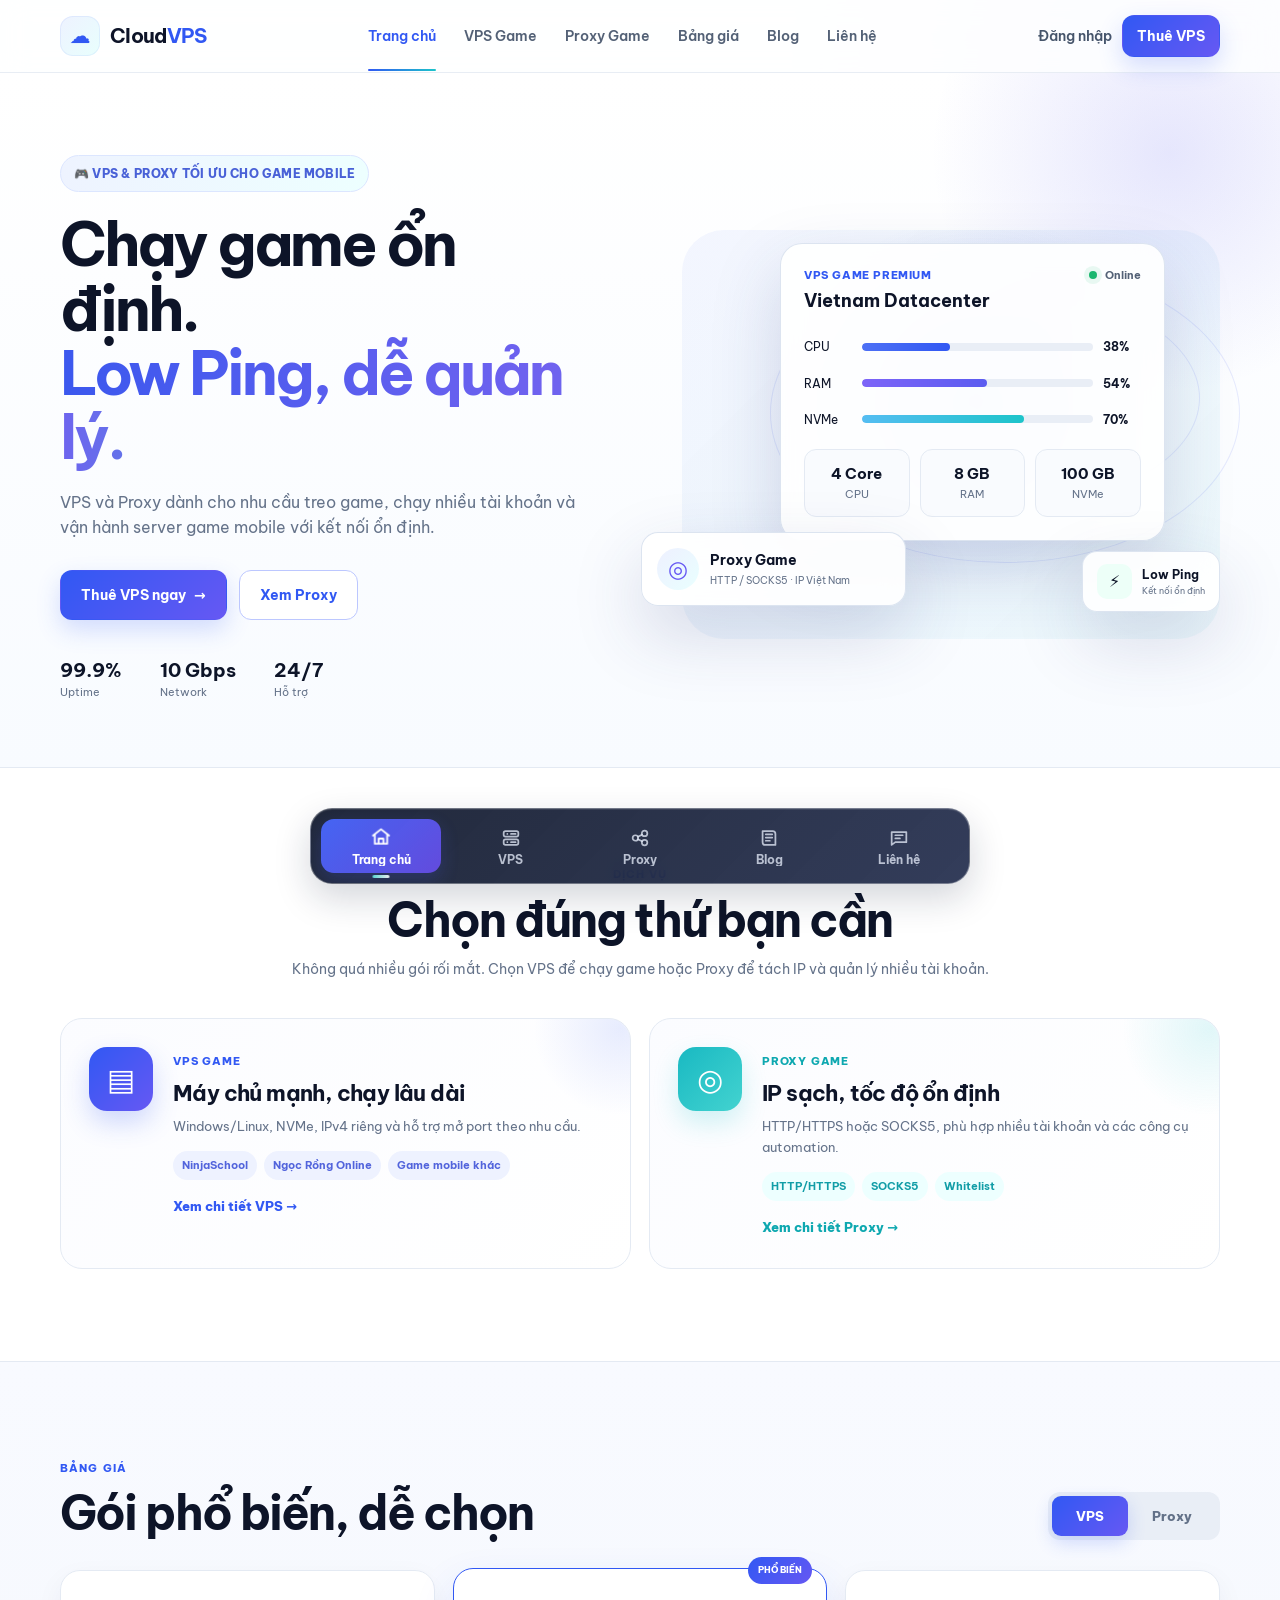
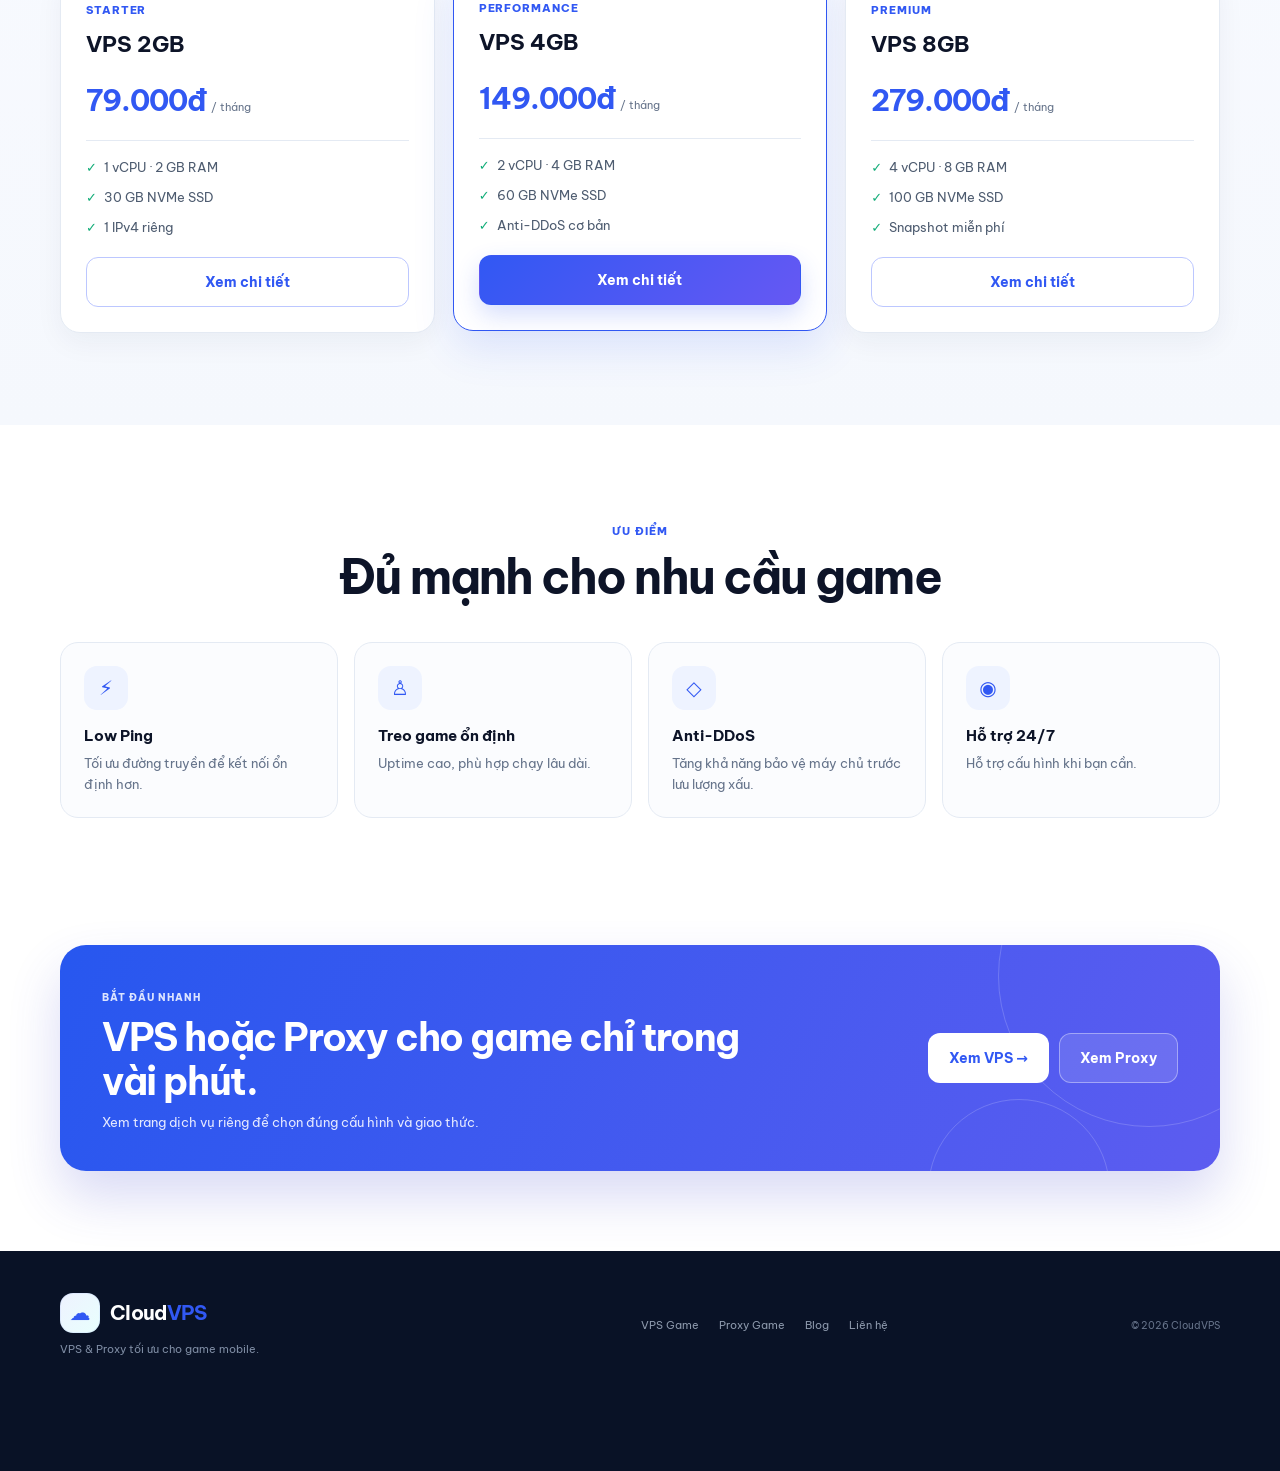
<file: index.html>
<!DOCTYPE html>
<html lang="vi">
<head>
  <meta charset="UTF-8" />
  <meta name="viewport" content="width=device-width, initial-scale=1.0" />
  <meta name="theme-color" content="#ffffff" />
  <meta name="description" content="CloudVPS - VPS & Proxy tối ưu cho game mobile, low ping, ổn định và hỗ trợ 24/7." />
  <meta name="robots" content="index,follow,max-image-preview:large" />
  <link rel="canonical" href="https://buiduchuong.github.io/cloudvps-game/" />
  <title>CloudVPS - VPS & Proxy cho game mobile</title>
  <meta property="og:type" content="website" />
  <meta property="og:title" content="CloudVPS - VPS & Proxy cho game mobile" />
  <meta property="og:description" content="VPS và Proxy tối ưu cho game mobile, low ping, quản lý nhiều tài khoản và hỗ trợ kỹ thuật." />
  <meta property="og:url" content="https://buiduchuong.github.io/cloudvps-game/" />
  <meta property="og:site_name" content="CloudVPS" />
  <meta name="twitter:card" content="summary" />
  <link rel="icon" href="favicon.svg" type="image/svg+xml" />
  <link rel="preconnect" href="https://fonts.googleapis.com" />
  <link rel="preconnect" href="https://fonts.gstatic.com" crossorigin />
  <link href="https://fonts.googleapis.com/css2?family=Be+Vietnam+Pro:wght@400;500;600;700;800&display=swap" rel="stylesheet" />
  <link rel="stylesheet" href="style.css" />
  <link rel="stylesheet" href="smooth-overrides.css?v=2" />
  <link rel="stylesheet" href="bottom-dock.css?v=2" />
  <script type="application/ld+json">
  {
    "@context":"https://schema.org",
    "@graph":[
      {"@type":"Organization","name":"CloudVPS","url":"https://buiduchuong.github.io/cloudvps-game/"},
      {"@type":"WebSite","name":"CloudVPS","url":"https://buiduchuong.github.io/cloudvps-game/","inLanguage":"vi-VN"}
    ]
  }
  </script>
</head>
<body>
  <div class="ambient ambient-a"></div>
  <div class="ambient ambient-b"></div>

  <header class="header">
    <div class="container nav">
      <a class="brand" href="#home"><span class="brand-mark">☁</span><strong>Cloud<span>VPS</span></strong></a>
      <nav class="menu" id="menu">
        <a class="active" href="#home">Trang chủ</a>
        <a href="vps.html">VPS Game</a>
        <a href="proxy.html">Proxy Game</a>
        <a href="#pricing">Bảng giá</a>
        <a href="blog.html">Blog</a>
        <a href="contact.html">Liên hệ</a>
      </nav>
      <div class="nav-actions">
        <a class="login" href="#">Đăng nhập</a>
        <a class="btn btn-small" href="vps.html">Thuê VPS</a>
        <button class="menu-btn" id="menuBtn" aria-label="Mở menu">☰</button>
      </div>
    </div>
  </header>

  <main id="home">
    <section class="hero section-shell">
      <div class="container hero-grid">
        <div class="hero-copy reveal">
          <div class="eyebrow">🎮 VPS & PROXY TỐI ƯU CHO GAME MOBILE</div>
          <h1>Chạy game ổn định.<br><span>Low Ping, dễ quản lý.</span></h1>
          <p>VPS và Proxy dành cho nhu cầu treo game, chạy nhiều tài khoản và vận hành server game mobile với kết nối ổn định.</p>
          <div class="hero-actions"><a class="btn" href="vps.html">Thuê VPS ngay <span>→</span></a><a class="btn btn-ghost" href="proxy.html">Xem Proxy</a></div>
          <div class="trust-row"><div><strong>99.9%</strong><span>Uptime</span></div><div><strong>10 Gbps</strong><span>Network</span></div><div><strong>24/7</strong><span>Hỗ trợ</span></div></div>
        </div>

        <div class="hero-visual reveal delay-1">
          <div class="orbit orbit-a"></div><div class="orbit orbit-b"></div>
          <div class="main-server-card glass floating-card">
            <div class="server-head"><div><small>VPS GAME PREMIUM</small><strong>Vietnam Datacenter</strong></div><span class="status"><i></i> Online</span></div>
            <div class="server-usage"><div><span>CPU</span><div class="meter"><i style="width:38%"></i></div><b>38%</b></div><div><span>RAM</span><div class="meter violet"><i style="width:54%"></i></div><b>54%</b></div><div><span>NVMe</span><div class="meter cyan"><i style="width:70%"></i></div><b>70%</b></div></div>
            <div class="server-specs"><div><strong>4 Core</strong><span>CPU</span></div><div><strong>8 GB</strong><span>RAM</span></div><div><strong>100 GB</strong><span>NVMe</span></div></div>
          </div>
          <div class="mini-proxy glass floating-card-secondary"><div class="proxy-icon">◎</div><div><strong>Proxy Game</strong><span>HTTP / SOCKS5 · IP Việt Nam</span></div></div>
          <div class="ping-badge glass"><span>⚡</span><div><strong>Low Ping</strong><small>Kết nối ổn định</small></div></div>
        </div>
      </div>
    </section>

    <section class="services section" id="services">
      <div class="container">
        <div class="section-heading reveal"><span class="section-label">DỊCH VỤ</span><h2>Chọn đúng thứ bạn cần</h2><p>Không quá nhiều gói rối mắt. Chọn VPS để chạy game hoặc Proxy để tách IP và quản lý nhiều tài khoản.</p></div>
        <div class="service-grid">
          <article class="service-card service-vps reveal"><div class="service-icon">▤</div><div class="service-content"><span class="service-kicker">VPS GAME</span><h3>Máy chủ mạnh, chạy lâu dài</h3><p>Windows/Linux, NVMe, IPv4 riêng và hỗ trợ mở port theo nhu cầu.</p><div class="service-tags"><span>NinjaSchool</span><span>Ngọc Rồng Online</span><span>Game mobile khác</span></div><a href="vps.html" class="text-link">Xem chi tiết VPS →</a></div></article>
          <article class="service-card service-proxy reveal delay-1"><div class="service-icon proxy-service-icon">◎</div><div class="service-content"><span class="service-kicker cyan-text">PROXY GAME</span><h3>IP sạch, tốc độ ổn định</h3><p>HTTP/HTTPS hoặc SOCKS5, phù hợp nhiều tài khoản và các công cụ automation.</p><div class="service-tags proxy-tags"><span>HTTP/HTTPS</span><span>SOCKS5</span><span>Whitelist</span></div><a href="proxy.html" class="text-link cyan-text">Xem chi tiết Proxy →</a></div></article>
        </div>
      </div>
    </section>

    <section class="pricing section" id="pricing">
      <div class="container">
        <div class="pricing-top reveal"><div><span class="section-label">BẢNG GIÁ</span><h2>Gói phổ biến, dễ chọn</h2></div><div class="service-tabs" aria-label="Chọn loại dịch vụ"><button class="active" data-tab="vps">VPS</button><button data-tab="proxy">Proxy</button></div></div>
        <div class="pricing-panel active" id="panel-vps"><div class="pricing-grid">
          <article class="price-card reveal"><span class="plan">STARTER</span><h3>VPS 2GB</h3><div class="price"><strong>79.000đ</strong><span>/ tháng</span></div><ul><li>1 vCPU · 2 GB RAM</li><li>30 GB NVMe SSD</li><li>1 IPv4 riêng</li></ul><a class="btn btn-outline btn-full" href="vps.html#pricing">Xem chi tiết</a></article>
          <article class="price-card featured reveal delay-1"><div class="popular">PHỔ BIẾN</div><span class="plan">PERFORMANCE</span><h3>VPS 4GB</h3><div class="price"><strong>149.000đ</strong><span>/ tháng</span></div><ul><li>2 vCPU · 4 GB RAM</li><li>60 GB NVMe SSD</li><li>Anti-DDoS cơ bản</li></ul><a class="btn btn-full" href="vps.html#pricing">Xem chi tiết</a></article>
          <article class="price-card reveal delay-2"><span class="plan">PREMIUM</span><h3>VPS 8GB</h3><div class="price"><strong>279.000đ</strong><span>/ tháng</span></div><ul><li>4 vCPU · 8 GB RAM</li><li>100 GB NVMe SSD</li><li>Snapshot miễn phí</li></ul><a class="btn btn-outline btn-full" href="vps.html#pricing">Xem chi tiết</a></article>
        </div></div>
        <div class="pricing-panel" id="panel-proxy"><div class="pricing-grid proxy-price-grid">
          <article class="price-card reveal"><span class="plan cyan-text">PROXY VN</span><h3>HTTP / HTTPS</h3><div class="price proxy-price"><strong>29.000đ</strong><span>/ IP</span></div><ul><li>IP Việt Nam sạch</li><li>User / Password</li><li>Thay IP nhanh</li></ul><a class="btn btn-outline btn-full" href="proxy.html#pricing">Xem chi tiết</a></article>
          <article class="price-card featured proxy-featured reveal delay-1"><div class="popular cyan-popular">PHỔ BIẾN</div><span class="plan cyan-text">SOCKS5</span><h3>Proxy tốc độ cao</h3><div class="price proxy-price"><strong>39.000đ</strong><span>/ IP</span></div><ul><li>SOCKS5 ổn định</li><li>Whitelist IP</li><li>Phù hợp multi-account</li></ul><a class="btn btn-cyan btn-full" href="proxy.html#pricing">Xem chi tiết</a></article>
        </div></div>
      </div>
    </section>

    <section class="features section" id="features"><div class="container"><div class="section-heading reveal"><span class="section-label">ƯU ĐIỂM</span><h2>Đủ mạnh cho nhu cầu game</h2></div><div class="feature-grid"><article class="feature-card reveal"><span>⚡</span><h3>Low Ping</h3><p>Tối ưu đường truyền để kết nối ổn định hơn.</p></article><article class="feature-card reveal delay-1"><span>♙</span><h3>Treo game ổn định</h3><p>Uptime cao, phù hợp chạy lâu dài.</p></article><article class="feature-card reveal delay-2"><span>◇</span><h3>Anti-DDoS</h3><p>Tăng khả năng bảo vệ máy chủ trước lưu lượng xấu.</p></article><article class="feature-card reveal delay-3"><span>◉</span><h3>Hỗ trợ 24/7</h3><p>Hỗ trợ cấu hình khi bạn cần.</p></article></div></div></section>

    <section class="cta" id="contact"><div class="container reveal"><div class="cta-card"><div><span>BẮT ĐẦU NHANH</span><h2>VPS hoặc Proxy cho game chỉ trong vài phút.</h2><p>Xem trang dịch vụ riêng để chọn đúng cấu hình và giao thức.</p></div><div class="cta-actions"><a class="btn btn-light" href="vps.html">Xem VPS →</a><a class="btn btn-glass" href="proxy.html">Xem Proxy</a></div></div></div></section>
  </main>

  <footer class="footer"><div class="container footer-inner"><div><a class="brand footer-brand" href="#home"><span class="brand-mark">☁</span><strong>Cloud<span>VPS</span></strong></a><p>VPS & Proxy tối ưu cho game mobile.</p></div><div class="footer-links"><a href="vps.html">VPS Game</a><a href="proxy.html">Proxy Game</a><a href="blog.html">Blog</a><a href="contact.html">Liên hệ</a></div><span class="copyright">© 2026 CloudVPS</span></div></footer>
  <script src="bottom-dock.js?v=2"></script>
  <script src="script.js"></script>
</body>
</html>
</file>
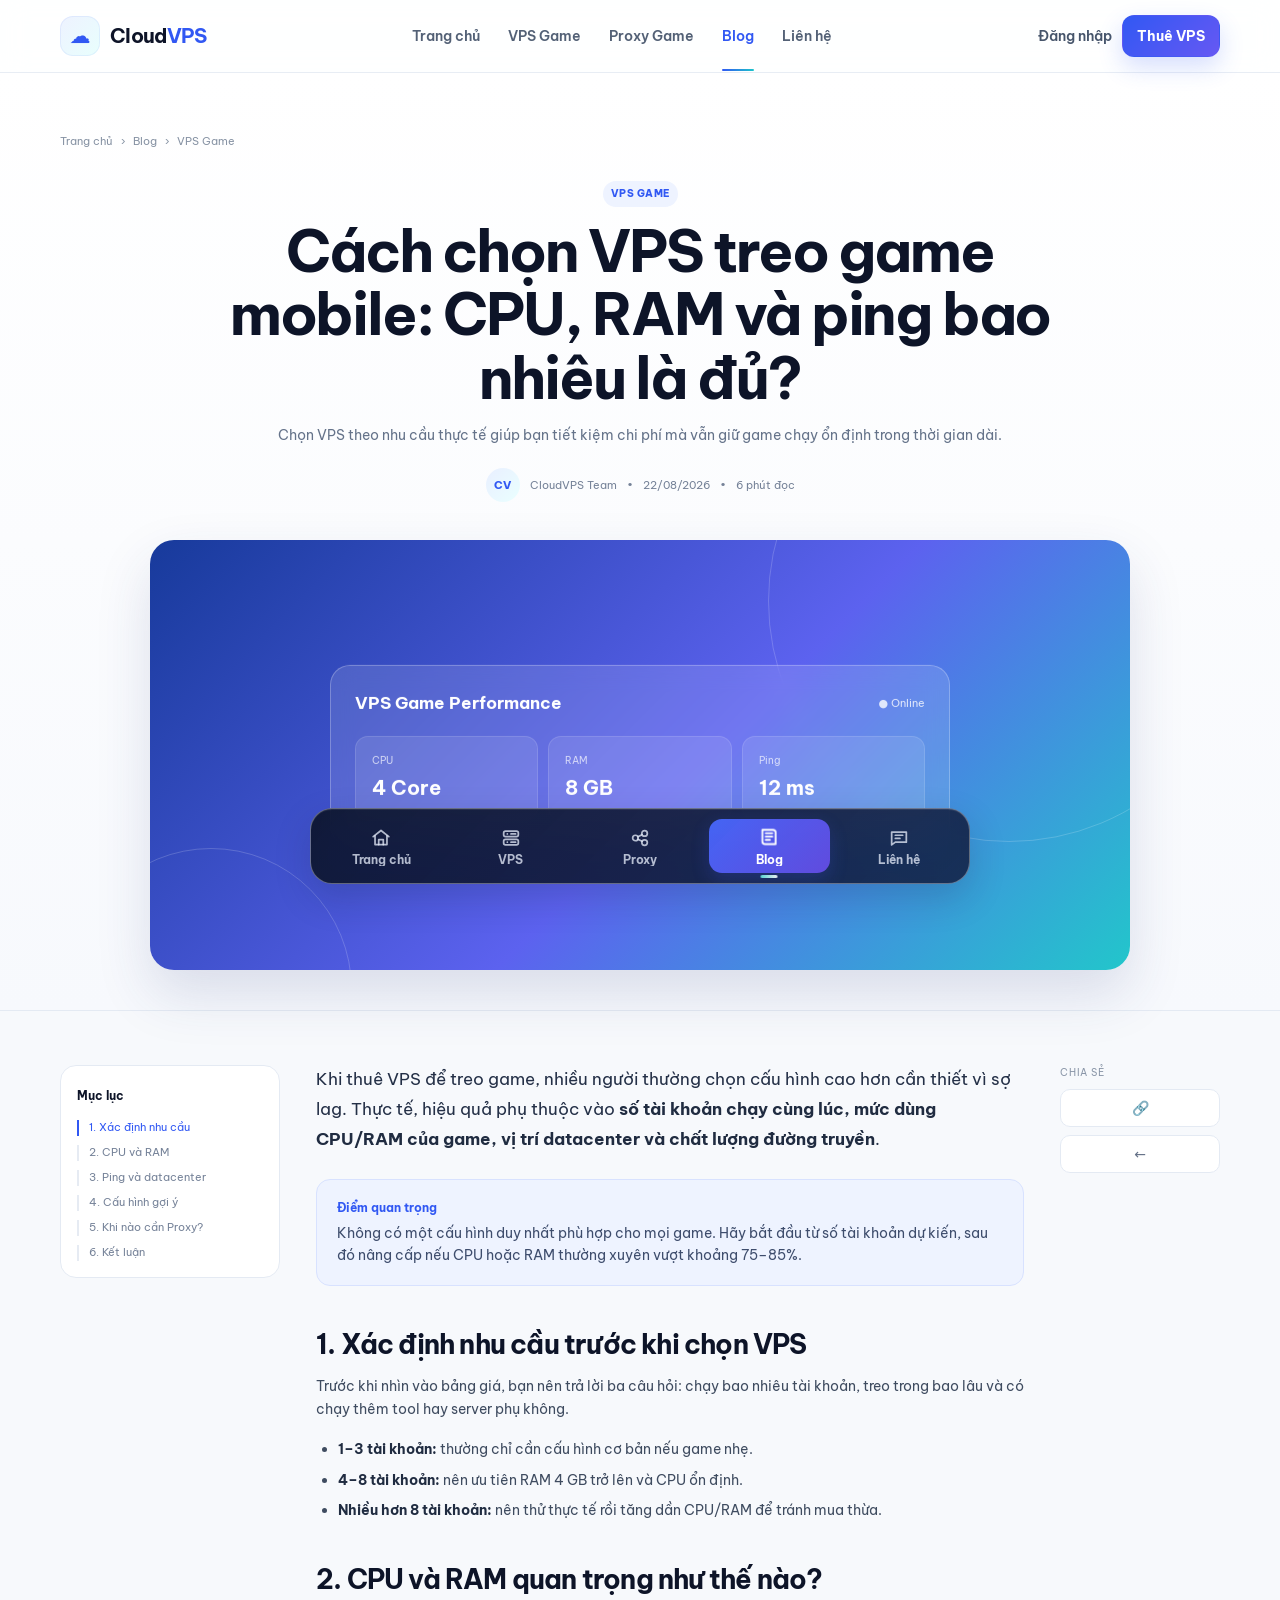
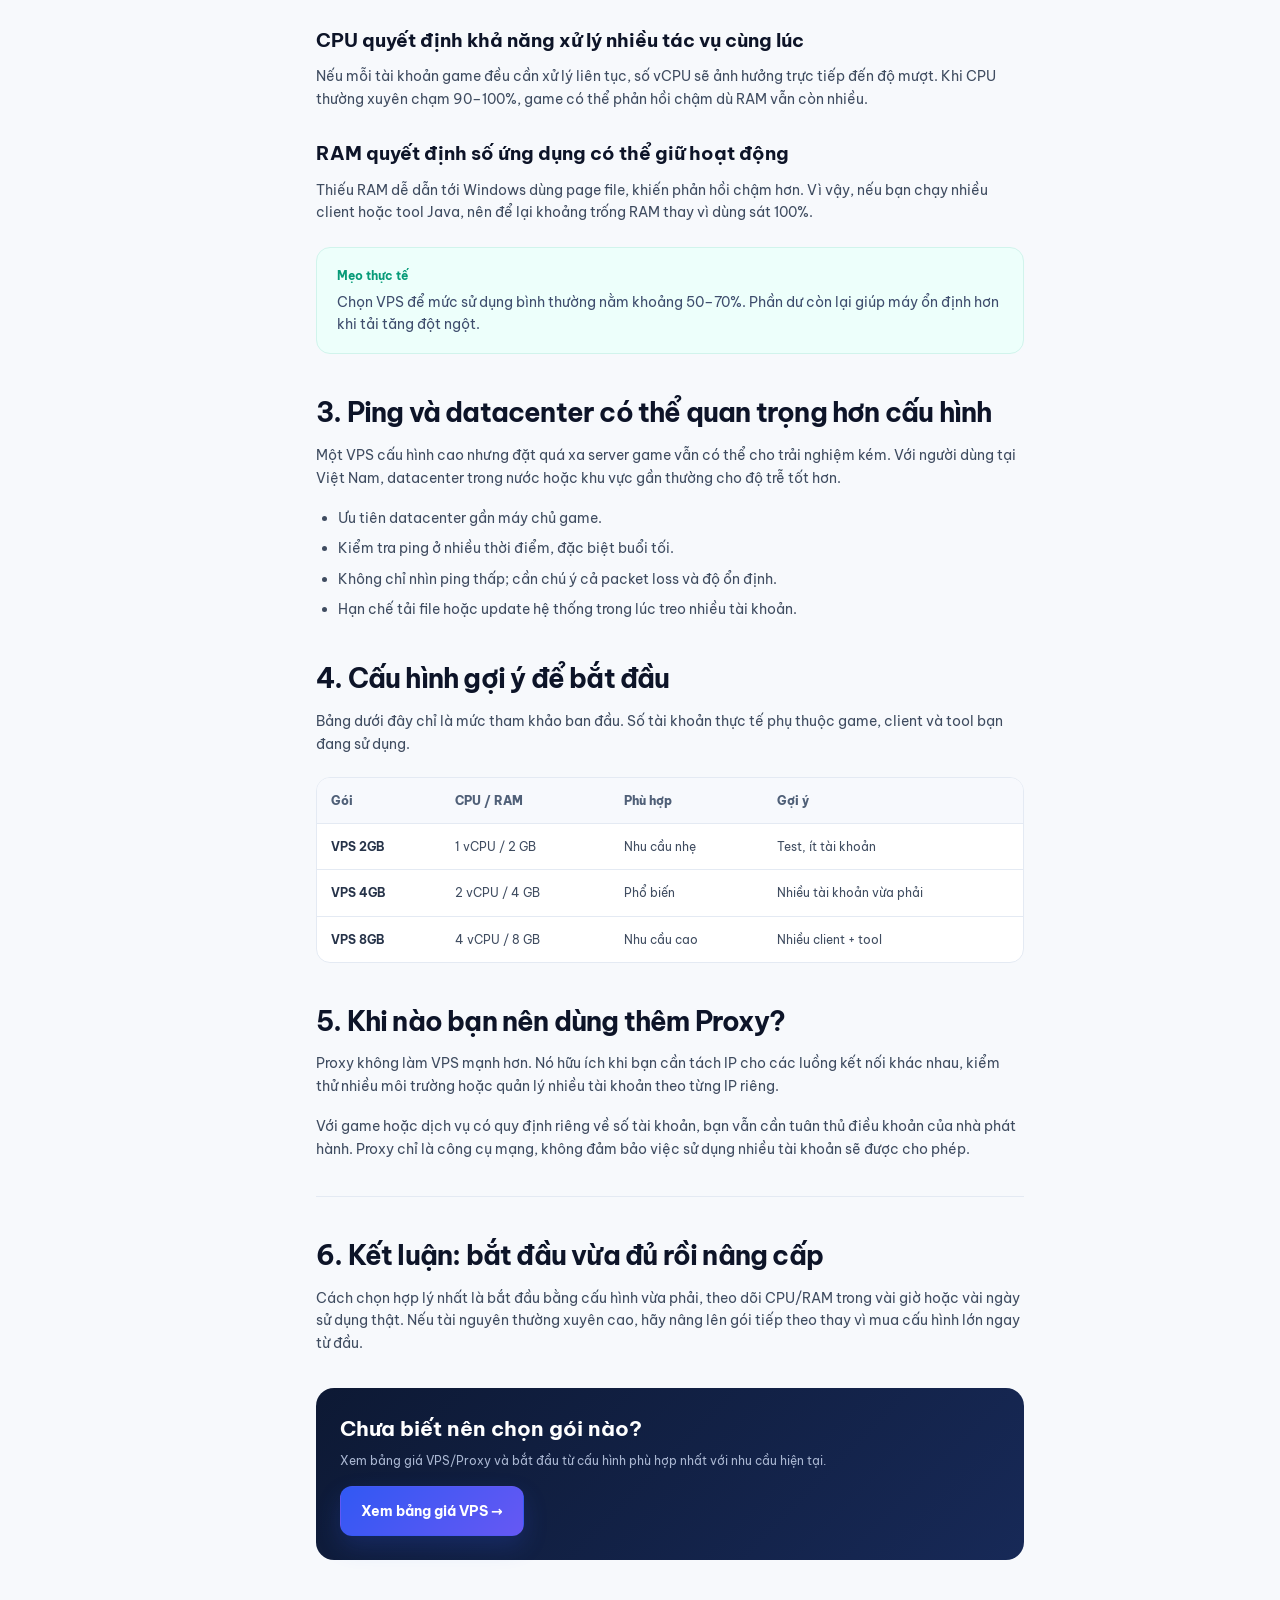
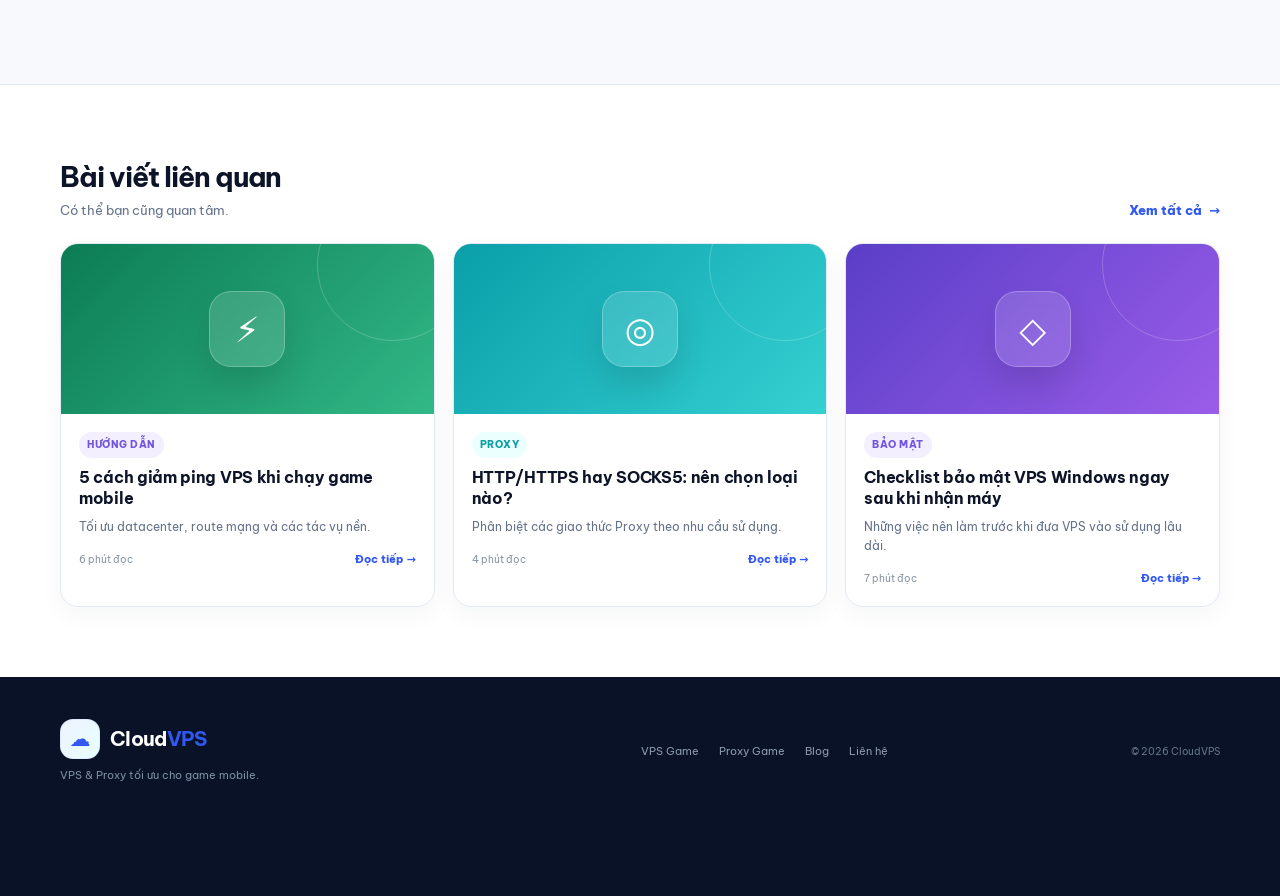
<file: blog-detail.html>
<!DOCTYPE html>
<html lang="vi">
<head>
  <meta charset="UTF-8" />
  <meta name="viewport" content="width=device-width, initial-scale=1.0" />
  <meta name="theme-color" content="#ffffff" />
  <meta name="description" content="Hướng dẫn chọn VPS treo game mobile theo CPU, RAM, ping và số lượng tài khoản." />
  <meta name="robots" content="index,follow,max-image-preview:large" />
  <link rel="canonical" href="https://buiduchuong.github.io/cloudvps-game/blog-detail.html" />
  <title>Cách chọn VPS treo game mobile - CloudVPS Blog</title>
  <meta property="og:type" content="article" />
  <meta property="og:title" content="Cách chọn VPS treo game mobile: CPU, RAM và ping bao nhiêu là đủ?" />
  <meta property="og:description" content="Hướng dẫn chọn VPS treo game mobile theo CPU, RAM, ping và số lượng tài khoản." />
  <meta property="og:url" content="https://buiduchuong.github.io/cloudvps-game/blog-detail.html" />
  <meta property="og:site_name" content="CloudVPS" />
  <meta property="article:published_time" content="2026-08-22" />
  <meta property="article:modified_time" content="2026-08-22" />
  <meta name="twitter:card" content="summary" />
  <link rel="icon" href="favicon.svg" type="image/svg+xml" />
  <link rel="preconnect" href="https://fonts.googleapis.com" />
  <link rel="preconnect" href="https://fonts.gstatic.com" crossorigin />
  <link href="https://fonts.googleapis.com/css2?family=Be+Vietnam+Pro:wght@400;500;600;700;800&display=swap" rel="stylesheet" />
  <link rel="stylesheet" href="style.css" />
  <link rel="stylesheet" href="smooth-overrides.css?v=2" />
  <link rel="stylesheet" href="blog.css" />
  <link rel="stylesheet" href="bottom-dock.css?v=2" />
  <script type="application/ld+json">
  {
    "@context":"https://schema.org",
    "@type":"Article",
    "headline":"Cách chọn VPS treo game mobile: CPU, RAM và ping bao nhiêu là đủ?",
    "url":"https://buiduchuong.github.io/cloudvps-game/blog-detail.html",
    "mainEntityOfPage":"https://buiduchuong.github.io/cloudvps-game/blog-detail.html",
    "datePublished":"2026-08-22",
    "dateModified":"2026-08-22",
    "inLanguage":"vi-VN",
    "author":{"@type":"Organization","name":"CloudVPS"},
    "publisher":{"@type":"Organization","name":"CloudVPS","url":"https://buiduchuong.github.io/cloudvps-game/"}
  }
  </script>
</head>
<body class="blog-page">
  <div class="article-progress" id="articleProgress"></div>
  <header class="header">
    <div class="container nav">
      <a class="brand" href="index.html"><span class="brand-mark">☁</span><strong>Cloud<span>VPS</span></strong></a>
      <nav class="menu" id="menu">
        <a href="index.html">Trang chủ</a>
        <a href="vps.html">VPS Game</a>
        <a href="proxy.html">Proxy Game</a>
        <a class="active" href="blog.html">Blog</a>
        <a href="contact.html">Liên hệ</a>
      </nav>
      <div class="nav-actions">
        <a class="login" href="#">Đăng nhập</a>
        <a class="btn btn-small" href="vps.html#pricing">Thuê VPS</a>
        <button class="menu-btn" id="menuBtn" aria-label="Mở menu">☰</button>
      </div>
    </div>
  </header>

  <main>
    <section class="article-hero">
      <div class="container">
        <div class="breadcrumbs"><a href="index.html">Trang chủ</a><span>›</span><a href="blog.html">Blog</a><span>›</span><span>VPS Game</span></div>
        <div class="article-heading reveal">
          <span class="post-category">VPS GAME</span>
          <h1>Cách chọn VPS treo game mobile: CPU, RAM và ping bao nhiêu là đủ?</h1>
          <p>Chọn VPS theo nhu cầu thực tế giúp bạn tiết kiệm chi phí mà vẫn giữ game chạy ổn định trong thời gian dài.</p>
          <div class="article-author"><span class="author-avatar">CV</span><span>CloudVPS Team</span><span>•</span><span>22/08/2026</span><span>•</span><span>6 phút đọc</span></div>
        </div>
        <div class="article-cover reveal delay-1">
          <div class="cover-dashboard">
            <div class="cover-dashboard-head"><strong>VPS Game Performance</strong><span>● Online</span></div>
            <div class="cover-stats"><div><small>CPU</small><strong>4 Core</strong></div><div><small>RAM</small><strong>8 GB</strong></div><div><small>Ping</small><strong>12 ms</strong></div></div>
          </div>
        </div>
      </div>
    </section>

    <section class="article-wrap">
      <div class="container article-layout">
        <aside class="article-toc">
          <strong>Mục lục</strong>
          <nav>
            <a class="active" href="#nhu-cau">1. Xác định nhu cầu</a>
            <a href="#cpu-ram">2. CPU và RAM</a>
            <a href="#ping">3. Ping và datacenter</a>
            <a href="#goi-goi-y">4. Cấu hình gợi ý</a>
            <a href="#proxy">5. Khi nào cần Proxy?</a>
            <a href="#ket-luan">6. Kết luận</a>
          </nav>
        </aside>

        <article class="article-content">
          <p class="lead">Khi thuê VPS để treo game, nhiều người thường chọn cấu hình cao hơn cần thiết vì sợ lag. Thực tế, hiệu quả phụ thuộc vào <strong>số tài khoản chạy cùng lúc, mức dùng CPU/RAM của game, vị trí datacenter và chất lượng đường truyền</strong>.</p>

          <div class="info-box"><strong>Điểm quan trọng</strong>Không có một cấu hình duy nhất phù hợp cho mọi game. Hãy bắt đầu từ số tài khoản dự kiến, sau đó nâng cấp nếu CPU hoặc RAM thường xuyên vượt khoảng 75–85%.</div>

          <h2 id="nhu-cau">1. Xác định nhu cầu trước khi chọn VPS</h2>
          <p>Trước khi nhìn vào bảng giá, bạn nên trả lời ba câu hỏi: chạy bao nhiêu tài khoản, treo trong bao lâu và có chạy thêm tool hay server phụ không.</p>
          <ul>
            <li><strong>1–3 tài khoản:</strong> thường chỉ cần cấu hình cơ bản nếu game nhẹ.</li>
            <li><strong>4–8 tài khoản:</strong> nên ưu tiên RAM 4 GB trở lên và CPU ổn định.</li>
            <li><strong>Nhiều hơn 8 tài khoản:</strong> nên thử thực tế rồi tăng dần CPU/RAM để tránh mua thừa.</li>
          </ul>

          <h2 id="cpu-ram">2. CPU và RAM quan trọng như thế nào?</h2>
          <h3>CPU quyết định khả năng xử lý nhiều tác vụ cùng lúc</h3>
          <p>Nếu mỗi tài khoản game đều cần xử lý liên tục, số vCPU sẽ ảnh hưởng trực tiếp đến độ mượt. Khi CPU thường xuyên chạm 90–100%, game có thể phản hồi chậm dù RAM vẫn còn nhiều.</p>
          <h3>RAM quyết định số ứng dụng có thể giữ hoạt động</h3>
          <p>Thiếu RAM dễ dẫn tới Windows dùng page file, khiến phản hồi chậm hơn. Vì vậy, nếu bạn chạy nhiều client hoặc tool Java, nên để lại khoảng trống RAM thay vì dùng sát 100%.</p>

          <div class="tip-box info-box"><strong>Mẹo thực tế</strong>Chọn VPS để mức sử dụng bình thường nằm khoảng 50–70%. Phần dư còn lại giúp máy ổn định hơn khi tải tăng đột ngột.</div>

          <h2 id="ping">3. Ping và datacenter có thể quan trọng hơn cấu hình</h2>
          <p>Một VPS cấu hình cao nhưng đặt quá xa server game vẫn có thể cho trải nghiệm kém. Với người dùng tại Việt Nam, datacenter trong nước hoặc khu vực gần thường cho độ trễ tốt hơn.</p>
          <ul>
            <li>Ưu tiên datacenter gần máy chủ game.</li>
            <li>Kiểm tra ping ở nhiều thời điểm, đặc biệt buổi tối.</li>
            <li>Không chỉ nhìn ping thấp; cần chú ý cả packet loss và độ ổn định.</li>
            <li>Hạn chế tải file hoặc update hệ thống trong lúc treo nhiều tài khoản.</li>
          </ul>

          <h2 id="goi-goi-y">4. Cấu hình gợi ý để bắt đầu</h2>
          <p>Bảng dưới đây chỉ là mức tham khảo ban đầu. Số tài khoản thực tế phụ thuộc game, client và tool bạn đang sử dụng.</p>
          <div class="article-table-wrap">
            <table class="article-table">
              <thead><tr><th>Gói</th><th>CPU / RAM</th><th>Phù hợp</th><th>Gợi ý</th></tr></thead>
              <tbody>
                <tr><td>VPS 2GB</td><td>1 vCPU / 2 GB</td><td>Nhu cầu nhẹ</td><td>Test, ít tài khoản</td></tr>
                <tr><td>VPS 4GB</td><td>2 vCPU / 4 GB</td><td>Phổ biến</td><td>Nhiều tài khoản vừa phải</td></tr>
                <tr><td>VPS 8GB</td><td>4 vCPU / 8 GB</td><td>Nhu cầu cao</td><td>Nhiều client + tool</td></tr>
              </tbody>
            </table>
          </div>

          <h2 id="proxy">5. Khi nào bạn nên dùng thêm Proxy?</h2>
          <p>Proxy không làm VPS mạnh hơn. Nó hữu ích khi bạn cần tách IP cho các luồng kết nối khác nhau, kiểm thử nhiều môi trường hoặc quản lý nhiều tài khoản theo từng IP riêng.</p>
          <p>Với game hoặc dịch vụ có quy định riêng về số tài khoản, bạn vẫn cần tuân thủ điều khoản của nhà phát hành. Proxy chỉ là công cụ mạng, không đảm bảo việc sử dụng nhiều tài khoản sẽ được cho phép.</p>

          <div class="article-divider"></div>
          <h2 id="ket-luan">6. Kết luận: bắt đầu vừa đủ rồi nâng cấp</h2>
          <p>Cách chọn hợp lý nhất là bắt đầu bằng cấu hình vừa phải, theo dõi CPU/RAM trong vài giờ hoặc vài ngày sử dụng thật. Nếu tài nguyên thường xuyên cao, hãy nâng lên gói tiếp theo thay vì mua cấu hình lớn ngay từ đầu.</p>

          <div class="article-cta">
            <h3>Chưa biết nên chọn gói nào?</h3>
            <p>Xem bảng giá VPS/Proxy và bắt đầu từ cấu hình phù hợp nhất với nhu cầu hiện tại.</p>
            <a class="btn" href="vps.html#pricing">Xem bảng giá VPS →</a>
          </div>
        </article>

        <aside class="article-share">
          <span>Chia sẻ</span>
          <button class="share-btn" type="button" data-copy-link title="Sao chép liên kết">🔗</button>
          <a class="share-btn" href="blog.html" title="Quay lại Blog">←</a>
        </aside>
      </div>
    </section>

    <section class="related">
      <div class="container">
        <div class="latest-head"><div><h2>Bài viết liên quan</h2><p>Có thể bạn cũng quan tâm.</p></div><a class="read-link" href="blog.html">Xem tất cả <span>→</span></a></div>
        <div class="posts-grid">
          <article class="post-card"><div class="post-thumb thumb-network"><div class="thumb-icon">⚡</div></div><div class="post-body"><div class="post-meta"><span class="post-category purple">HƯỚNG DẪN</span></div><h3>5 cách giảm ping VPS khi chạy game mobile</h3><p>Tối ưu datacenter, route mạng và các tác vụ nền.</p><div class="post-footer"><span>6 phút đọc</span><a href="blog-detail.html">Đọc tiếp →</a></div></div></article>
          <article class="post-card"><div class="post-thumb thumb-proxy"><div class="thumb-icon">◎</div></div><div class="post-body"><div class="post-meta"><span class="post-category cyan">PROXY</span></div><h3>HTTP/HTTPS hay SOCKS5: nên chọn loại nào?</h3><p>Phân biệt các giao thức Proxy theo nhu cầu sử dụng.</p><div class="post-footer"><span>4 phút đọc</span><a href="blog-detail.html">Đọc tiếp →</a></div></div></article>
          <article class="post-card"><div class="post-thumb thumb-security"><div class="thumb-icon">◇</div></div><div class="post-body"><div class="post-meta"><span class="post-category purple">BẢO MẬT</span></div><h3>Checklist bảo mật VPS Windows ngay sau khi nhận máy</h3><p>Những việc nên làm trước khi đưa VPS vào sử dụng lâu dài.</p><div class="post-footer"><span>7 phút đọc</span><a href="blog-detail.html">Đọc tiếp →</a></div></div></article>
        </div>
      </div>
    </section>
  </main>

  <footer class="footer">
    <div class="container footer-inner">
      <div><a class="brand footer-brand" href="index.html"><span class="brand-mark">☁</span><strong>Cloud<span>VPS</span></strong></a><p>VPS & Proxy tối ưu cho game mobile.</p></div>
      <div class="footer-links"><a href="vps.html">VPS Game</a><a href="proxy.html">Proxy Game</a><a href="blog.html">Blog</a><a href="contact.html">Liên hệ</a></div>
      <span class="copyright">© 2026 CloudVPS</span>
    </div>
  </footer>

  <script src="bottom-dock.js?v=2"></script>
  <script src="blog.js"></script>
</body>
</html>
</file>
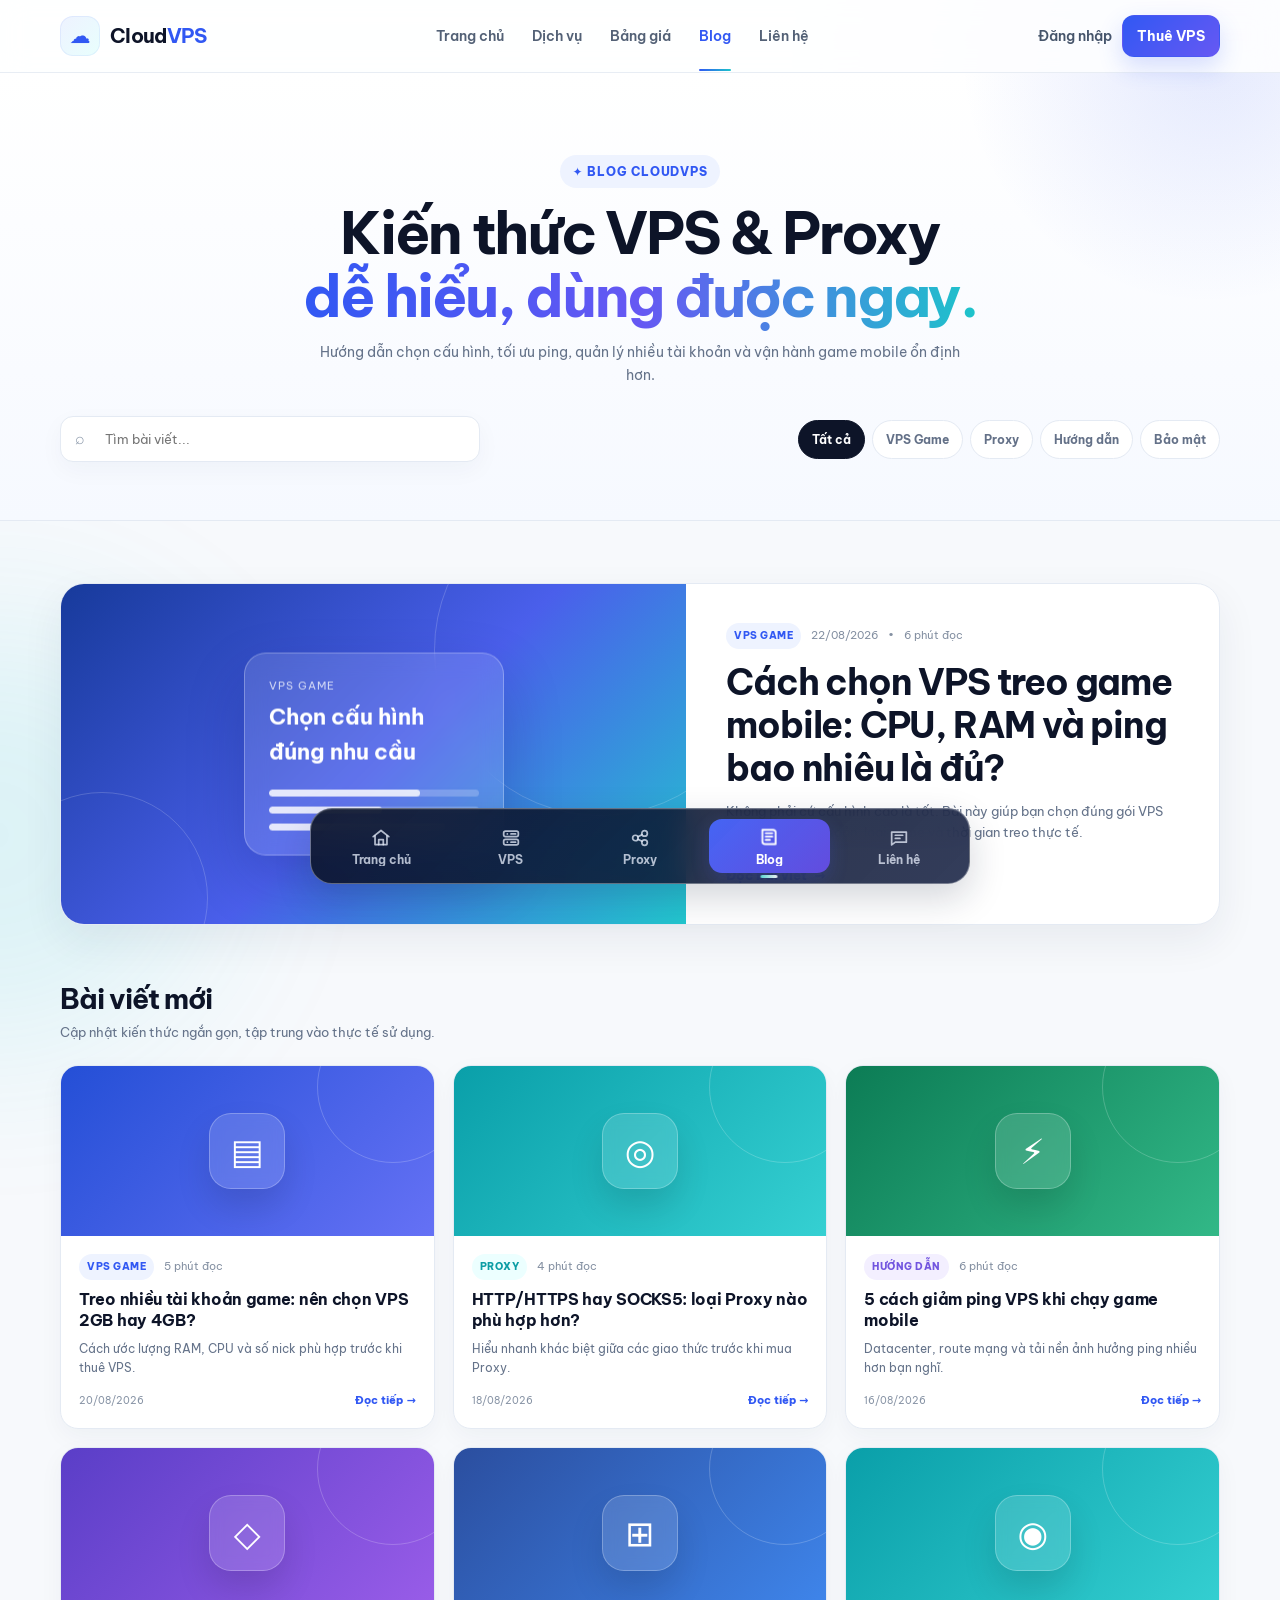
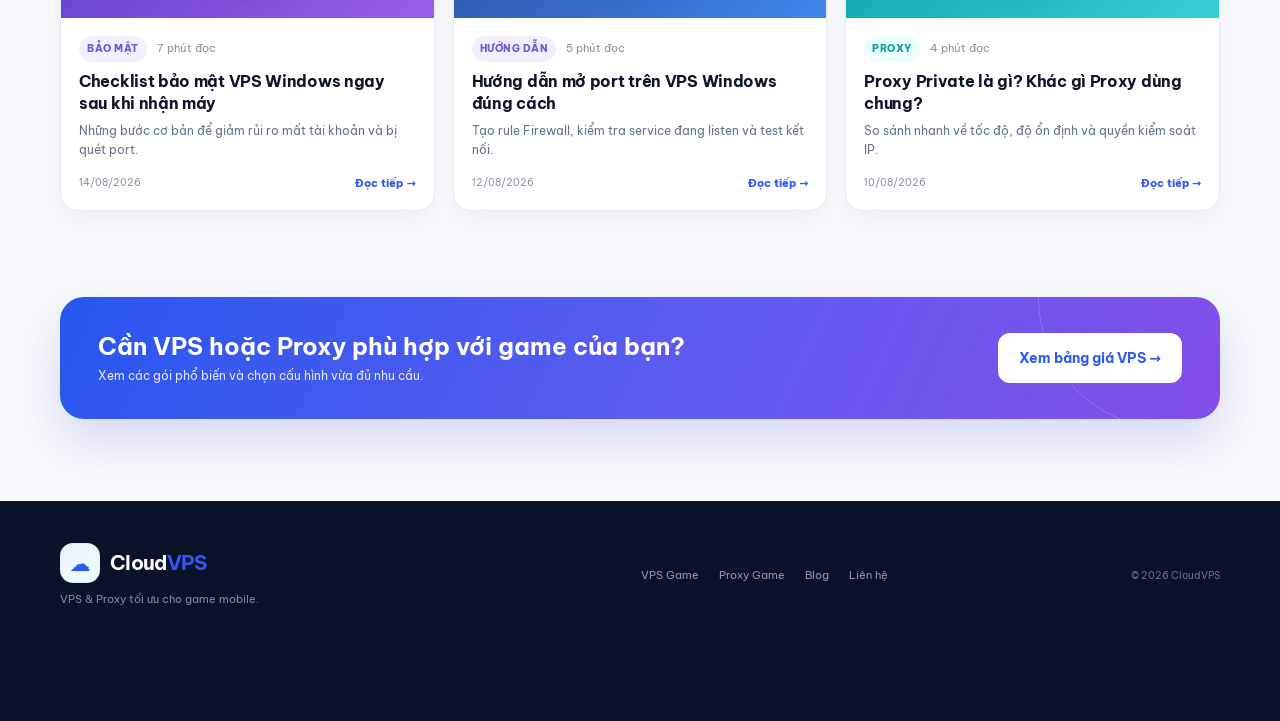
<file: blog.html>
<!DOCTYPE html>
<html lang="vi">
<head>
  <meta charset="UTF-8" />
  <meta name="viewport" content="width=device-width, initial-scale=1.0" />
  <meta name="theme-color" content="#ffffff" />
  <meta name="description" content="Blog CloudVPS - hướng dẫn chọn VPS, Proxy, tối ưu ping và vận hành game mobile ổn định." />
  <meta name="robots" content="index,follow,max-image-preview:large" />
  <link rel="canonical" href="https://buiduchuong.github.io/cloudvps-game/blog.html" />
  <title>Blog CloudVPS - VPS, Proxy & Game Mobile</title>
  <meta property="og:type" content="website" />
  <meta property="og:title" content="Blog CloudVPS - VPS, Proxy & Game Mobile" />
  <meta property="og:description" content="Hướng dẫn chọn VPS, Proxy, tối ưu ping và vận hành game mobile ổn định." />
  <meta property="og:url" content="https://buiduchuong.github.io/cloudvps-game/blog.html" />
  <meta property="og:site_name" content="CloudVPS" />
  <meta name="twitter:card" content="summary" />
  <link rel="icon" href="favicon.svg" type="image/svg+xml" />
  <link rel="preconnect" href="https://fonts.googleapis.com" />
  <link rel="preconnect" href="https://fonts.gstatic.com" crossorigin />
  <link href="https://fonts.googleapis.com/css2?family=Be+Vietnam+Pro:wght@400;500;600;700;800&display=swap" rel="stylesheet" />
  <link rel="stylesheet" href="style.css" />
  <link rel="stylesheet" href="smooth-overrides.css?v=2" />
  <link rel="stylesheet" href="blog.css" />
  <link rel="stylesheet" href="bottom-dock.css?v=2" />
  <script type="application/ld+json">
  {
    "@context":"https://schema.org",
    "@type":"Blog",
    "name":"Blog CloudVPS",
    "url":"https://buiduchuong.github.io/cloudvps-game/blog.html",
    "inLanguage":"vi-VN",
    "publisher":{"@type":"Organization","name":"CloudVPS","url":"https://buiduchuong.github.io/cloudvps-game/"}
  }
  </script>
</head>
<body class="blog-page">
  <div class="ambient ambient-a"></div>
  <div class="ambient ambient-b"></div>

  <header class="header">
    <div class="container nav">
      <a class="brand" href="index.html"><span class="brand-mark">☁</span><strong>Cloud<span>VPS</span></strong></a>
      <nav class="menu" id="menu">
        <a href="index.html">Trang chủ</a>
        <a href="index.html#services">Dịch vụ</a>
        <a href="index.html#pricing">Bảng giá</a>
        <a class="active" href="blog.html">Blog</a>
        <a href="contact.html">Liên hệ</a>
      </nav>
      <div class="nav-actions">
        <a class="login" href="#">Đăng nhập</a>
        <a class="btn btn-small" href="vps.html#pricing">Thuê VPS</a>
        <button class="menu-btn" id="menuBtn" aria-label="Mở menu">☰</button>
      </div>
    </div>
  </header>

  <main class="blog-main">
    <section class="blog-hero">
      <div class="container">
        <div class="blog-hero-inner reveal">
          <span class="blog-kicker">✦ BLOG CLOUDVPS</span>
          <h1>Kiến thức VPS & Proxy<br><span>dễ hiểu, dùng được ngay.</span></h1>
          <p>Hướng dẫn chọn cấu hình, tối ưu ping, quản lý nhiều tài khoản và vận hành game mobile ổn định hơn.</p>
        </div>

        <div class="blog-tools reveal delay-1">
          <label class="blog-search" for="blogSearch">
            <span>⌕</span>
            <input id="blogSearch" type="search" placeholder="Tìm bài viết..." autocomplete="off" />
          </label>
          <div class="category-tabs" aria-label="Lọc bài viết">
            <button class="active" data-category-filter="all">Tất cả</button>
            <button data-category-filter="vps">VPS Game</button>
            <button data-category-filter="proxy">Proxy</button>
            <button data-category-filter="guide">Hướng dẫn</button>
            <button data-category-filter="security">Bảo mật</button>
          </div>
        </div>
      </div>
    </section>

    <section class="blog-section">
      <div class="container">
        <article class="featured-post reveal">
          <div class="featured-visual">
            <div class="featured-server">
              <small>VPS GAME</small>
              <strong>Chọn cấu hình đúng nhu cầu</strong>
              <div class="featured-bars"><i style="--w:72%"></i><i style="--w:54%"></i><i style="--w:84%"></i></div>
            </div>
          </div>
          <div class="featured-content">
            <div class="post-meta"><span class="post-category">VPS GAME</span><span>22/08/2026</span><span>•</span><span>6 phút đọc</span></div>
            <h2>Cách chọn VPS treo game mobile: CPU, RAM và ping bao nhiêu là đủ?</h2>
            <p>Không phải cứ cấu hình cao là tốt. Bài này giúp bạn chọn đúng gói VPS dựa trên số tài khoản, loại game và thời gian treo thực tế.</p>
            <a class="read-link" href="blog-detail.html">Đọc bài viết <span>→</span></a>
          </div>
        </article>

        <div class="latest-head reveal">
          <div><h2>Bài viết mới</h2><p>Cập nhật kiến thức ngắn gọn, tập trung vào thực tế sử dụng.</p></div>
        </div>

        <div class="posts-grid" id="postsGrid">
          <article class="post-card reveal" data-post-card data-category="vps" data-title="Treo nhiều tài khoản game nên chọn VPS 2GB hay 4GB" data-excerpt="So sánh cấu hình VPS theo số lượng tài khoản game và mức sử dụng RAM CPU.">
            <div class="post-thumb thumb-vps"><div class="thumb-icon">▤</div></div>
            <div class="post-body">
              <div class="post-meta"><span class="post-category">VPS GAME</span><span>5 phút đọc</span></div>
              <h3>Treo nhiều tài khoản game: nên chọn VPS 2GB hay 4GB?</h3>
              <p>Cách ước lượng RAM, CPU và số nick phù hợp trước khi thuê VPS.</p>
              <div class="post-footer"><span>20/08/2026</span><a href="blog-detail.html">Đọc tiếp →</a></div>
            </div>
          </article>

          <article class="post-card reveal delay-1" data-post-card data-category="proxy" data-title="HTTP HTTPS hay SOCKS5 loại proxy nào phù hợp game" data-excerpt="Phân biệt proxy HTTP HTTPS SOCKS5 và trường hợp sử dụng với nhiều tài khoản.">
            <div class="post-thumb thumb-proxy"><div class="thumb-icon">◎</div></div>
            <div class="post-body">
              <div class="post-meta"><span class="post-category cyan">PROXY</span><span>4 phút đọc</span></div>
              <h3>HTTP/HTTPS hay SOCKS5: loại Proxy nào phù hợp hơn?</h3>
              <p>Hiểu nhanh khác biệt giữa các giao thức trước khi mua Proxy.</p>
              <div class="post-footer"><span>18/08/2026</span><a href="blog-detail.html">Đọc tiếp →</a></div>
            </div>
          </article>

          <article class="post-card reveal delay-2" data-post-card data-category="guide" data-title="Cách giảm ping VPS khi chơi và treo game mobile" data-excerpt="Các bước kiểm tra datacenter route mạng DNS và tải nền để giảm độ trễ.">
            <div class="post-thumb thumb-network"><div class="thumb-icon">⚡</div></div>
            <div class="post-body">
              <div class="post-meta"><span class="post-category purple">HƯỚNG DẪN</span><span>6 phút đọc</span></div>
              <h3>5 cách giảm ping VPS khi chạy game mobile</h3>
              <p>Datacenter, route mạng và tải nền ảnh hưởng ping nhiều hơn bạn nghĩ.</p>
              <div class="post-footer"><span>16/08/2026</span><a href="blog-detail.html">Đọc tiếp →</a></div>
            </div>
          </article>

          <article class="post-card reveal" data-post-card data-category="security" data-title="Bảo mật VPS Windows cơ bản sau khi vừa thuê máy" data-excerpt="Đổi mật khẩu RDP firewall cập nhật hệ điều hành và giới hạn port không cần thiết.">
            <div class="post-thumb thumb-security"><div class="thumb-icon">◇</div></div>
            <div class="post-body">
              <div class="post-meta"><span class="post-category purple">BẢO MẬT</span><span>7 phút đọc</span></div>
              <h3>Checklist bảo mật VPS Windows ngay sau khi nhận máy</h3>
              <p>Những bước cơ bản để giảm rủi ro mất tài khoản và bị quét port.</p>
              <div class="post-footer"><span>14/08/2026</span><a href="blog-detail.html">Đọc tiếp →</a></div>
            </div>
          </article>

          <article class="post-card reveal delay-1" data-post-card data-category="guide" data-title="Hướng dẫn mở port trên VPS Windows cho game server" data-excerpt="Mở Windows Firewall inbound rule và kiểm tra port từ bên ngoài.">
            <div class="post-thumb thumb-windows"><div class="thumb-icon">⊞</div></div>
            <div class="post-body">
              <div class="post-meta"><span class="post-category purple">HƯỚNG DẪN</span><span>5 phút đọc</span></div>
              <h3>Hướng dẫn mở port trên VPS Windows đúng cách</h3>
              <p>Tạo rule Firewall, kiểm tra service đang listen và test kết nối.</p>
              <div class="post-footer"><span>12/08/2026</span><a href="blog-detail.html">Đọc tiếp →</a></div>
            </div>
          </article>

          <article class="post-card reveal delay-2" data-post-card data-category="proxy" data-title="Proxy private là gì khác gì proxy share" data-excerpt="So sánh proxy private với proxy dùng chung về độ ổn định tốc độ và khả năng quản lý IP.">
            <div class="post-thumb thumb-proxy"><div class="thumb-icon">◉</div></div>
            <div class="post-body">
              <div class="post-meta"><span class="post-category cyan">PROXY</span><span>4 phút đọc</span></div>
              <h3>Proxy Private là gì? Khác gì Proxy dùng chung?</h3>
              <p>So sánh nhanh về tốc độ, độ ổn định và quyền kiểm soát IP.</p>
              <div class="post-footer"><span>10/08/2026</span><a href="blog-detail.html">Đọc tiếp →</a></div>
            </div>
          </article>
        </div>

        <div class="empty-state" id="emptyState">Không tìm thấy bài viết phù hợp. Thử từ khóa hoặc danh mục khác.</div>
      </div>
    </section>

    <section class="blog-cta">
      <div class="container reveal">
        <div class="blog-cta-card">
          <div><h2>Cần VPS hoặc Proxy phù hợp với game của bạn?</h2><p>Xem các gói phổ biến và chọn cấu hình vừa đủ nhu cầu.</p></div>
          <a class="btn btn-light" href="vps.html#pricing">Xem bảng giá VPS →</a>
        </div>
      </div>
    </section>
  </main>

  <footer class="footer">
    <div class="container footer-inner">
      <div><a class="brand footer-brand" href="index.html"><span class="brand-mark">☁</span><strong>Cloud<span>VPS</span></strong></a><p>VPS & Proxy tối ưu cho game mobile.</p></div>
      <div class="footer-links"><a href="vps.html">VPS Game</a><a href="proxy.html">Proxy Game</a><a href="blog.html">Blog</a><a href="contact.html">Liên hệ</a></div>
      <span class="copyright">© 2026 CloudVPS</span>
    </div>
  </footer>

  <script src="bottom-dock.js?v=2"></script>
  <script src="blog.js"></script>
</body>
</html>
</file>
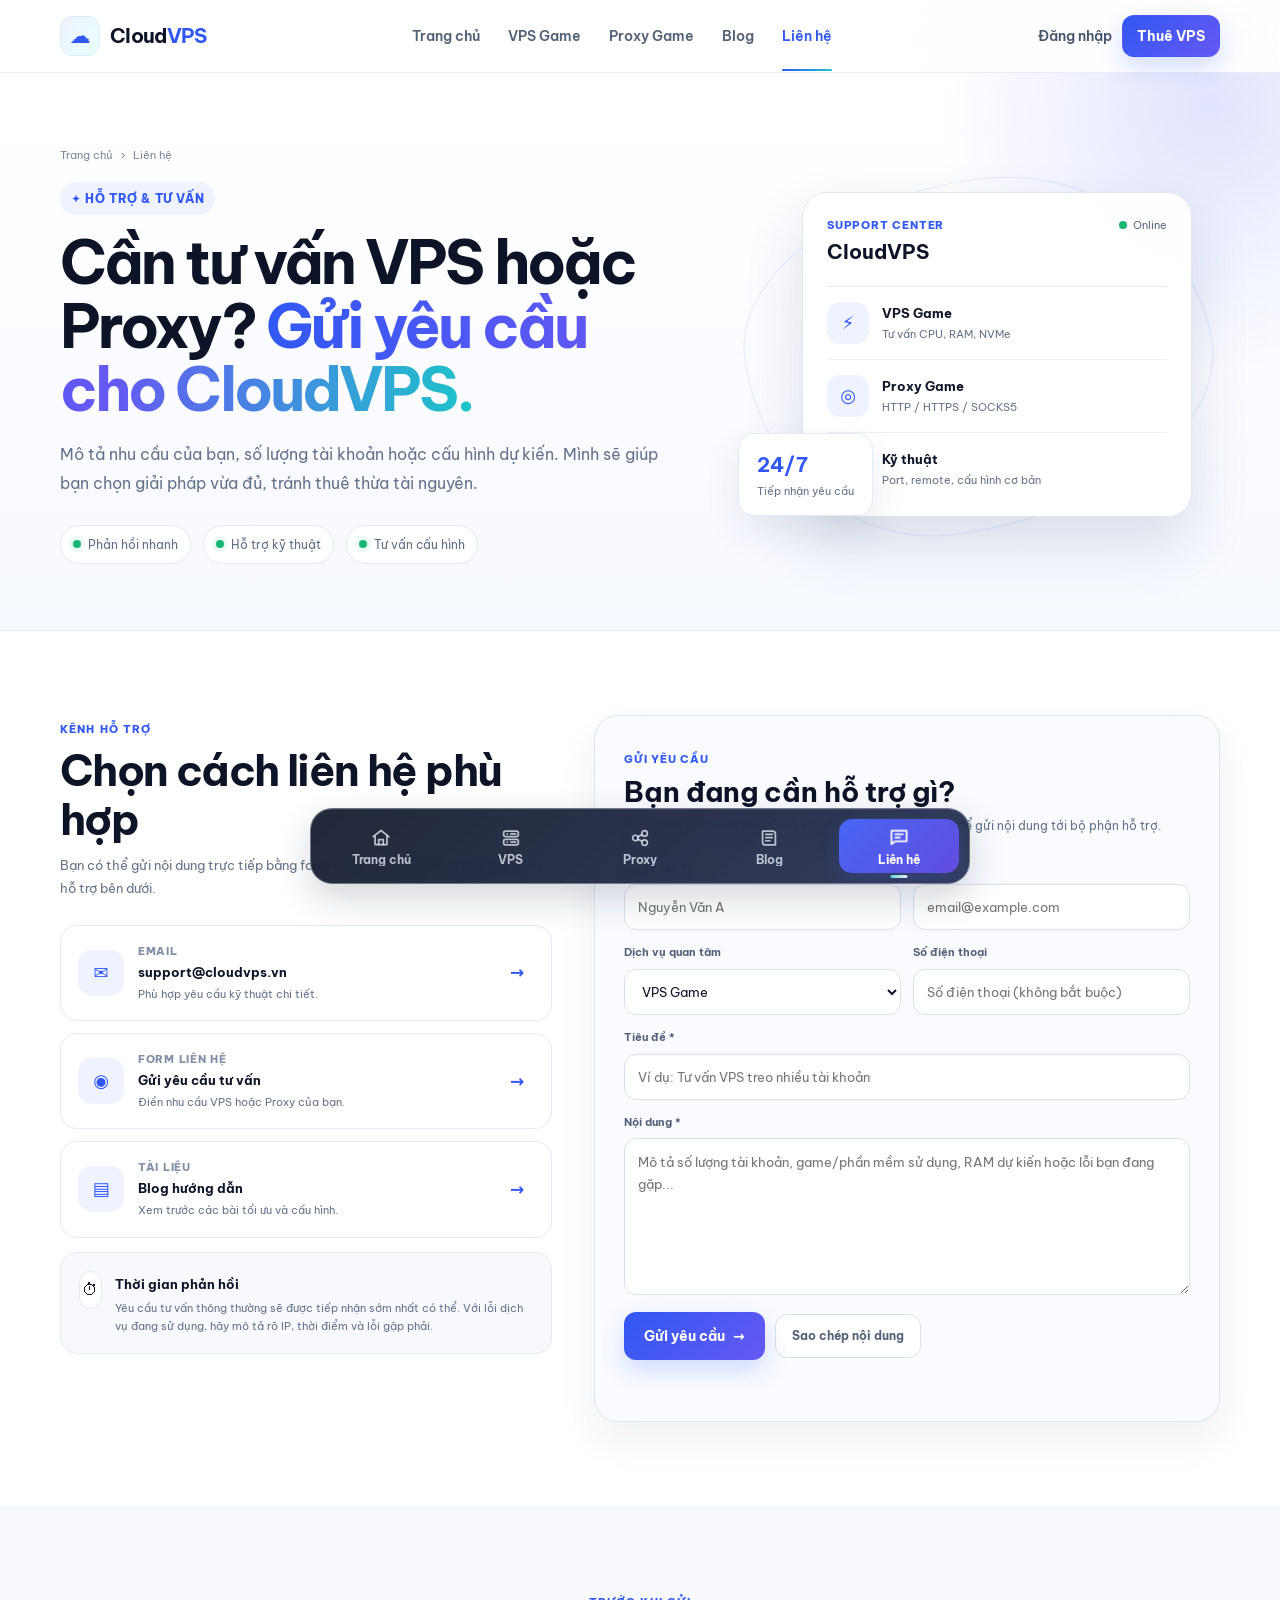
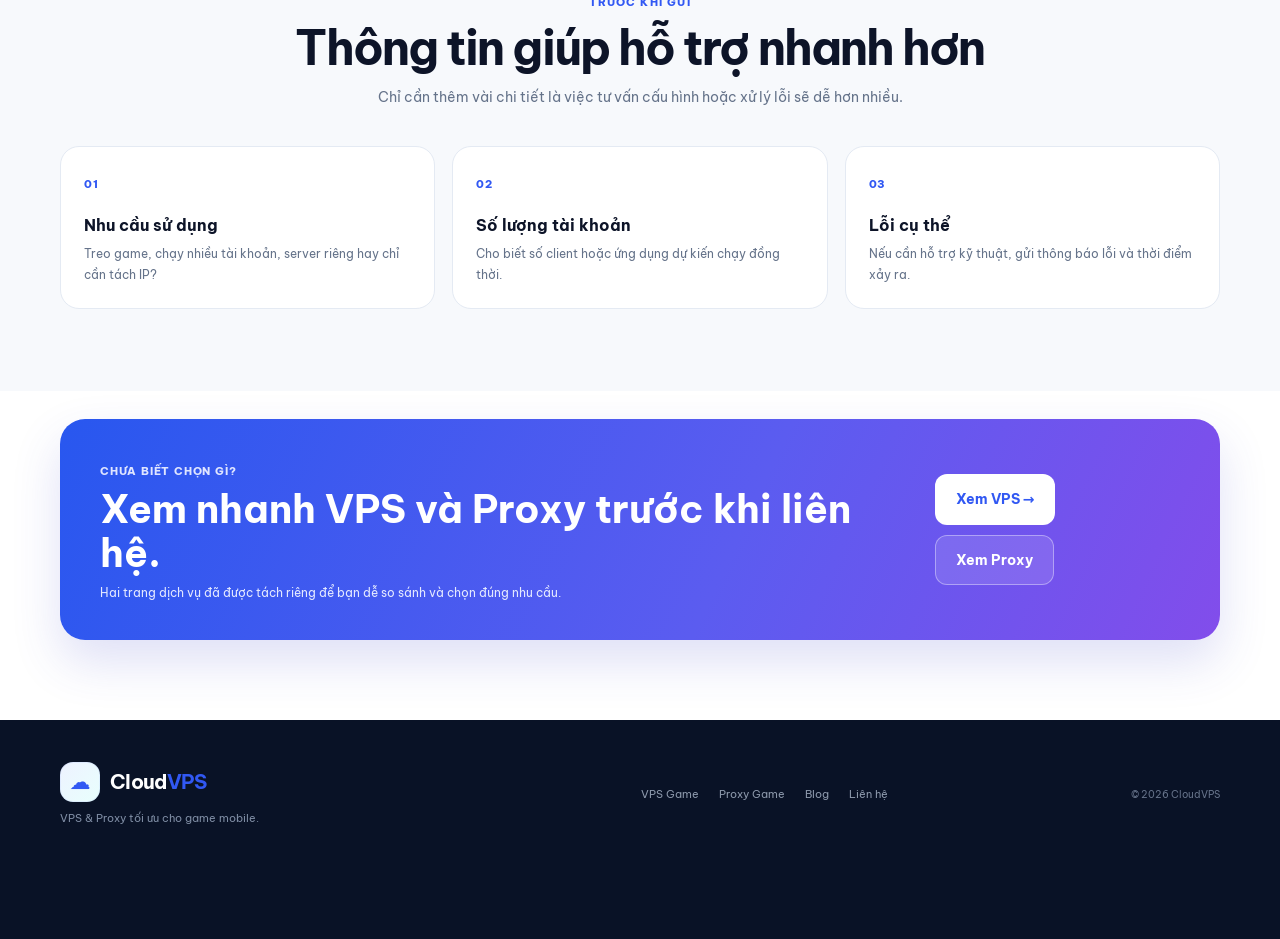
<file: contact.html>
<!DOCTYPE html>
<html lang="vi">
<head>
  <meta charset="UTF-8" />
  <meta name="viewport" content="width=device-width, initial-scale=1.0" />
  <meta name="theme-color" content="#ffffff" />
  <title>Liên hệ CloudVPS - Tư vấn VPS & Proxy Game</title>
  <meta name="description" content="Liên hệ CloudVPS để được tư vấn VPS Game, Proxy Game, cấu hình phù hợp, hỗ trợ kỹ thuật và giải đáp trước khi sử dụng dịch vụ." />
  <meta name="robots" content="index,follow,max-image-preview:large" />
  <link rel="canonical" href="https://buiduchuong.github.io/cloudvps-game/contact.html" />
  <meta property="og:type" content="website" />
  <meta property="og:title" content="Liên hệ CloudVPS - Tư vấn VPS & Proxy Game" />
  <meta property="og:description" content="Gửi yêu cầu tư vấn VPS, Proxy hoặc hỗ trợ kỹ thuật cho CloudVPS." />
  <meta property="og:url" content="https://buiduchuong.github.io/cloudvps-game/contact.html" />
  <meta property="og:site_name" content="CloudVPS" />
  <meta name="twitter:card" content="summary" />
  <link rel="icon" href="favicon.svg" type="image/svg+xml" />
  <link rel="preconnect" href="https://fonts.googleapis.com" />
  <link rel="preconnect" href="https://fonts.gstatic.com" crossorigin />
  <link href="https://fonts.googleapis.com/css2?family=Be+Vietnam+Pro:wght@400;500;600;700;800&display=swap" rel="stylesheet" />
  <link rel="stylesheet" href="style.css" />
  <link rel="stylesheet" href="smooth-overrides.css?v=2" />
  <link rel="stylesheet" href="contact.css" />
  <link rel="stylesheet" href="bottom-dock.css?v=2" />
  <script type="application/ld+json">
  {
    "@context":"https://schema.org",
    "@type":"ContactPage",
    "name":"Liên hệ CloudVPS",
    "url":"https://buiduchuong.github.io/cloudvps-game/contact.html",
    "inLanguage":"vi-VN",
    "description":"Trang liên hệ và tư vấn VPS Game, Proxy Game của CloudVPS.",
    "about":{"@type":"Organization","name":"CloudVPS","url":"https://buiduchuong.github.io/cloudvps-game/"}
  }
  </script>
</head>
<body class="contact-page">
  <div class="ambient ambient-a"></div>
  <div class="ambient ambient-b"></div>

  <header class="header">
    <div class="container nav">
      <a class="brand" href="index.html"><span class="brand-mark">☁</span><strong>Cloud<span>VPS</span></strong></a>
      <nav class="menu" id="menu">
        <a href="index.html">Trang chủ</a>
        <a href="vps.html">VPS Game</a>
        <a href="proxy.html">Proxy Game</a>
        <a href="blog.html">Blog</a>
        <a class="active" href="contact.html">Liên hệ</a>
      </nav>
      <div class="nav-actions">
        <a class="login" href="#">Đăng nhập</a>
        <a class="btn btn-small" href="vps.html#pricing">Thuê VPS</a>
        <button class="menu-btn" id="menuBtn" aria-label="Mở menu">☰</button>
      </div>
    </div>
  </header>

  <main>
    <section class="contact-hero">
      <div class="container contact-hero-grid">
        <div class="contact-copy reveal">
          <div class="breadcrumbs"><a href="index.html">Trang chủ</a><span>›</span><span>Liên hệ</span></div>
          <span class="contact-kicker">✦ HỖ TRỢ & TƯ VẤN</span>
          <h1>Cần tư vấn VPS hoặc Proxy? <span>Gửi yêu cầu cho CloudVPS.</span></h1>
          <p>Mô tả nhu cầu của bạn, số lượng tài khoản hoặc cấu hình dự kiến. Mình sẽ giúp bạn chọn giải pháp vừa đủ, tránh thuê thừa tài nguyên.</p>
          <div class="contact-badges">
            <div><i></i><span>Phản hồi nhanh</span></div>
            <div><i></i><span>Hỗ trợ kỹ thuật</span></div>
            <div><i></i><span>Tư vấn cấu hình</span></div>
          </div>
        </div>

        <div class="contact-visual reveal delay-1" aria-hidden="true">
          <div class="contact-orbit"></div>
          <div class="support-panel">
            <div class="support-head"><div><small>SUPPORT CENTER</small><strong>CloudVPS</strong></div><span class="support-status">Online</span></div>
            <div class="support-row"><span>⚡</span><div><strong>VPS Game</strong><small>Tư vấn CPU, RAM, NVMe</small></div></div>
            <div class="support-row"><span>◎</span><div><strong>Proxy Game</strong><small>HTTP / HTTPS / SOCKS5</small></div></div>
            <div class="support-row"><span>◇</span><div><strong>Kỹ thuật</strong><small>Port, remote, cấu hình cơ bản</small></div></div>
          </div>
          <div class="support-float"><strong>24/7</strong><span>Tiếp nhận yêu cầu</span></div>
        </div>
      </div>
    </section>

    <section class="contact-section">
      <div class="container contact-layout">
        <div class="contact-info reveal">
          <span class="section-label">KÊNH HỖ TRỢ</span>
          <h2>Chọn cách liên hệ phù hợp</h2>
          <p class="contact-intro">Bạn có thể gửi nội dung trực tiếp bằng form hoặc sử dụng một trong các kênh hỗ trợ bên dưới.</p>

          <div class="contact-channel-grid">
            <a class="contact-channel" href="mailto:support@cloudvps.vn">
              <span class="channel-icon">✉</span>
              <div><small>EMAIL</small><strong>support@cloudvps.vn</strong><p>Phù hợp yêu cầu kỹ thuật chi tiết.</p></div>
              <b>→</b>
            </a>
            <a class="contact-channel" href="#contactForm">
              <span class="channel-icon">◉</span>
              <div><small>FORM LIÊN HỆ</small><strong>Gửi yêu cầu tư vấn</strong><p>Điền nhu cầu VPS hoặc Proxy của bạn.</p></div>
              <b>→</b>
            </a>
            <a class="contact-channel" href="blog.html">
              <span class="channel-icon">▤</span>
              <div><small>TÀI LIỆU</small><strong>Blog hướng dẫn</strong><p>Xem trước các bài tối ưu và cấu hình.</p></div>
              <b>→</b>
            </a>
          </div>

          <div class="response-card">
            <span>⏱</span>
            <div><strong>Thời gian phản hồi</strong><p>Yêu cầu tư vấn thông thường sẽ được tiếp nhận sớm nhất có thể. Với lỗi dịch vụ đang sử dụng, hãy mô tả rõ IP, thời điểm và lỗi gặp phải.</p></div>
          </div>
        </div>

        <div class="contact-form-card reveal delay-1" id="contactForm">
          <div class="form-head">
            <span>GỬI YÊU CẦU</span>
            <h2>Bạn đang cần hỗ trợ gì?</h2>
            <p>Form hiện tại sẽ mở ứng dụng email trên thiết bị của bạn để gửi nội dung tới bộ phận hỗ trợ.</p>
          </div>

          <form id="supportForm" novalidate>
            <div class="field-grid">
              <label class="field"><span>Họ và tên *</span><input type="text" name="name" id="name" placeholder="Nguyễn Văn A" autocomplete="name" required /></label>
              <label class="field"><span>Email *</span><input type="email" name="email" id="email" placeholder="email@example.com" autocomplete="email" required /></label>
            </div>
            <div class="field-grid">
              <label class="field"><span>Dịch vụ quan tâm</span><select name="service" id="service"><option value="VPS Game">VPS Game</option><option value="Proxy Game">Proxy Game</option><option value="Hỗ trợ kỹ thuật">Hỗ trợ kỹ thuật</option><option value="Khác">Khác</option></select></label>
              <label class="field"><span>Số điện thoại</span><input type="tel" name="phone" id="phone" placeholder="Số điện thoại (không bắt buộc)" autocomplete="tel" /></label>
            </div>
            <label class="field"><span>Tiêu đề *</span><input type="text" name="subject" id="subject" placeholder="Ví dụ: Tư vấn VPS treo nhiều tài khoản" required /></label>
            <label class="field"><span>Nội dung *</span><textarea name="message" id="message" rows="6" placeholder="Mô tả số lượng tài khoản, game/phần mềm sử dụng, RAM dự kiến hoặc lỗi bạn đang gặp..." required></textarea></label>

            <div class="form-actions">
              <button class="btn submit-btn" type="submit">Gửi yêu cầu <span>→</span></button>
              <button class="copy-btn" type="button" id="copyRequest">Sao chép nội dung</button>
            </div>
            <div class="form-status" id="formStatus" role="status" aria-live="polite"></div>
          </form>
        </div>
      </div>
    </section>

    <section class="quick-help-section">
      <div class="container">
        <div class="section-heading reveal"><span class="section-label">TRƯỚC KHI GỬI</span><h2>Thông tin giúp hỗ trợ nhanh hơn</h2><p>Chỉ cần thêm vài chi tiết là việc tư vấn cấu hình hoặc xử lý lỗi sẽ dễ hơn nhiều.</p></div>
        <div class="quick-help-grid">
          <article class="quick-help reveal"><span>01</span><h3>Nhu cầu sử dụng</h3><p>Treo game, chạy nhiều tài khoản, server riêng hay chỉ cần tách IP?</p></article>
          <article class="quick-help reveal delay-1"><span>02</span><h3>Số lượng tài khoản</h3><p>Cho biết số client hoặc ứng dụng dự kiến chạy đồng thời.</p></article>
          <article class="quick-help reveal delay-2"><span>03</span><h3>Lỗi cụ thể</h3><p>Nếu cần hỗ trợ kỹ thuật, gửi thông báo lỗi và thời điểm xảy ra.</p></article>
        </div>
      </div>
    </section>

    <section class="contact-cta">
      <div class="container reveal">
        <div class="contact-cta-card">
          <div><span>CHƯA BIẾT CHỌN GÌ?</span><h2>Xem nhanh VPS và Proxy trước khi liên hệ.</h2><p>Hai trang dịch vụ đã được tách riêng để bạn dễ so sánh và chọn đúng nhu cầu.</p></div>
          <div class="contact-cta-actions"><a class="btn btn-light" href="vps.html">Xem VPS →</a><a class="btn btn-glass" href="proxy.html">Xem Proxy</a></div>
        </div>
      </div>
    </section>
  </main>

  <footer class="footer">
    <div class="container footer-inner">
      <div><a class="brand footer-brand" href="index.html"><span class="brand-mark">☁</span><strong>Cloud<span>VPS</span></strong></a><p>VPS & Proxy tối ưu cho game mobile.</p></div>
      <div class="footer-links"><a href="vps.html">VPS Game</a><a href="proxy.html">Proxy Game</a><a href="blog.html">Blog</a><a href="contact.html">Liên hệ</a></div>
      <span class="copyright">© 2026 CloudVPS</span>
    </div>
  </footer>

  <script src="bottom-dock.js?v=2"></script>
  <script src="contact.js"></script>
</body>
</html>
</file>
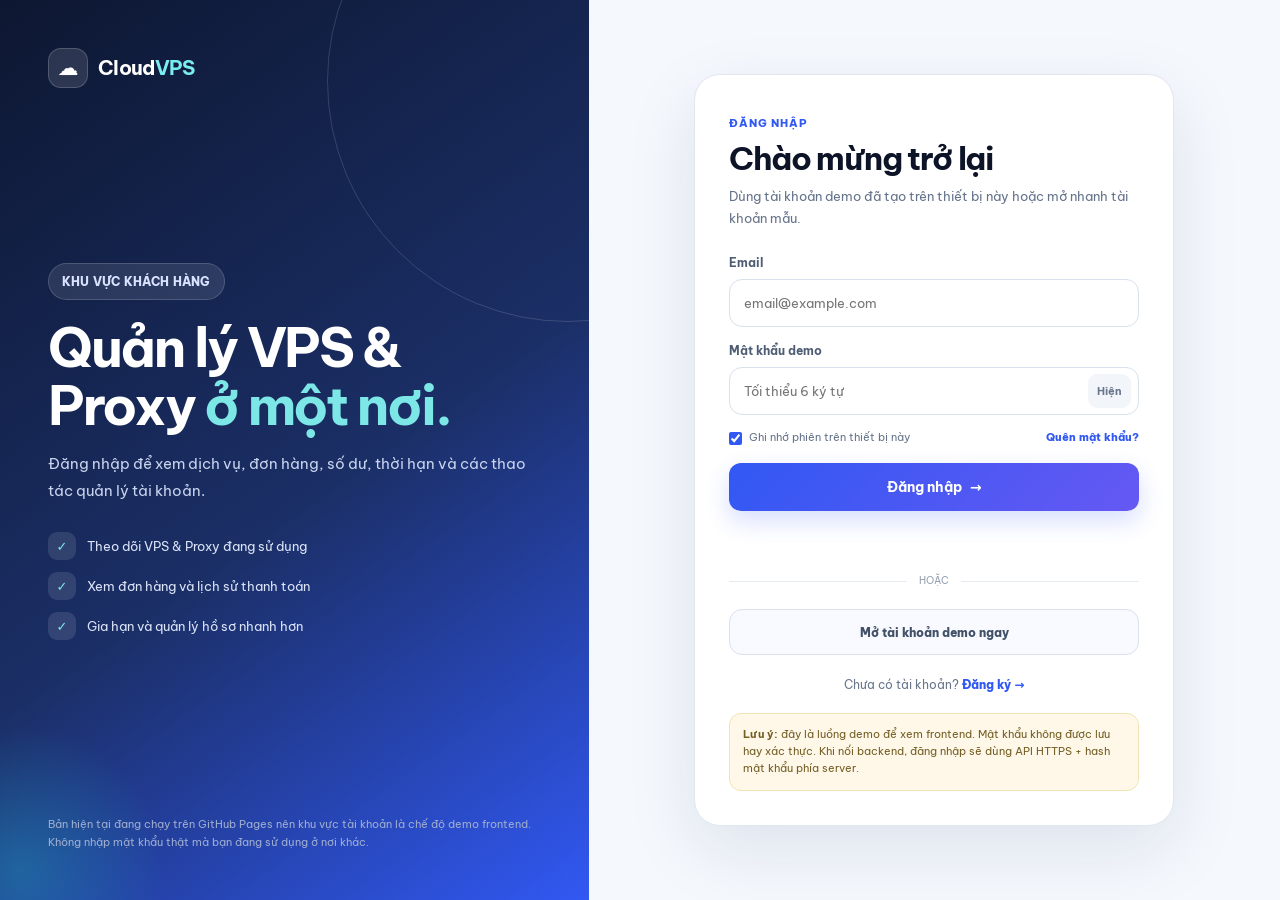
<file: dashboard.html>
<!DOCTYPE html>
<html lang="vi">
<head>
  <meta charset="UTF-8" />
  <meta name="viewport" content="width=device-width, initial-scale=1.0" />
  <meta name="theme-color" content="#0c152b" />
  <meta name="robots" content="noindex,nofollow" />
  <title>Dashboard khách hàng | CloudVPS</title>
  <link rel="icon" href="favicon.svg" type="image/svg+xml" />
  <link rel="preconnect" href="https://fonts.googleapis.com" />
  <link rel="preconnect" href="https://fonts.gstatic.com" crossorigin />
  <link href="https://fonts.googleapis.com/css2?family=Be+Vietnam+Pro:wght@400;500;600;700;800&display=swap" rel="stylesheet" />
  <link rel="stylesheet" href="style.css" />
  <link rel="stylesheet" href="dashboard.css" />
</head>
<body class="dashboard-page">
  <div class="dashboard-shell">
    <aside class="dash-sidebar" id="dashSidebar">
      <a class="brand" href="index.html"><span class="brand-mark">☁</span><strong>Cloud<span>VPS</span></strong></a>

      <nav class="dash-nav" aria-label="Khu vực khách hàng">
        <a class="active" href="dashboard.html"><i>⌂</i><span>Tổng quan</span></a>
        <a href="#services"><i>▤</i><span>Dịch vụ của tôi</span></a>
        <a href="#orders"><i>⌑</i><span>Đơn hàng</span></a>
        <a href="#profile"><i>◎</i><span>Hồ sơ tài khoản</span></a>
        <a href="vps.html"><i>⚡</i><span>Thuê VPS</span></a>
        <a href="proxy.html"><i>◇</i><span>Mua Proxy</span></a>
        <button type="button" data-demo-disabled><i>₫</i><span>Nạp tiền</span><b class="soon">SẮP CÓ</b></button>
        <button type="button" data-demo-disabled><i>?</i><span>Ticket hỗ trợ</span><b class="soon">SẮP CÓ</b></button>
      </nav>

      <div class="dash-sidebar-foot">
        <div class="dash-user-mini">
          <span class="dash-avatar" data-user-initials>CV</span>
          <div><strong data-user-name>Khách hàng</strong><span data-user-email>email@example.com</span></div>
        </div>
        <button class="logout-btn" type="button" data-logout>Đăng xuất</button>
      </div>
    </aside>

    <div class="dash-mobile-backdrop" id="dashBackdrop"></div>

    <div class="dash-main">
      <header class="dash-topbar">
        <div style="display:flex;align-items:center;gap:12px">
          <button class="dash-menu-btn" id="dashMenuBtn" type="button" aria-label="Mở menu Dashboard" aria-expanded="false">☰</button>
          <div><h1>Dashboard khách hàng</h1><p>Quản lý dịch vụ và tài khoản CloudVPS</p></div>
        </div>
        <div class="dash-top-actions"><a href="contact.html">Hỗ trợ</a><a href="index.html">Về trang chủ</a></div>
      </header>

      <main class="dash-content">
        <section class="welcome-card">
          <div>
            <span>WELCOME BACK</span>
            <h2>Xin chào, <b data-user-name>Khách hàng</b> 👋</h2>
            <p>Đây là bản xem trước khu vực khách hàng. Sau khi nối backend, dữ liệu VPS, Proxy, đơn hàng và thanh toán sẽ được đồng bộ thật tại đây.</p>
          </div>
          <div class="welcome-actions"><a class="btn dash-btn-light" href="vps.html">Thuê VPS</a><a class="btn dash-btn-ghost" href="proxy.html">Mua Proxy</a></div>
        </section>

        <section class="stats-grid" aria-label="Thống kê tài khoản">
          <article class="stat-card"><div class="stat-head"><span>Dịch vụ đang chạy</span><i class="stat-icon">▤</i></div><strong>0</strong><small>VPS & Proxy</small></article>
          <article class="stat-card cyan"><div class="stat-head"><span>Đơn hàng</span><i class="stat-icon">⌑</i></div><strong>0</strong><small>Chưa có đơn hàng</small></article>
          <article class="stat-card green"><div class="stat-head"><span>Số dư</span><i class="stat-icon">₫</i></div><strong>0đ</strong><small>Ví khách hàng</small></article>
          <article class="stat-card orange"><div class="stat-head"><span>Sắp hết hạn</span><i class="stat-icon">◷</i></div><strong>0</strong><small>Trong 7 ngày tới</small></article>
        </section>

        <section class="dash-grid">
          <div class="panel" id="services">
            <div class="panel-head"><div><h3>Dịch vụ của tôi</h3><p>VPS và Proxy đang hoạt động</p></div><a href="vps.html">Mua dịch vụ →</a></div>
            <div class="panel-body">
              <div class="empty-box"><div class="empty-icon">▤</div><h4>Bạn chưa có dịch vụ nào</h4><p>Khi hệ thống backend được kết nối, các VPS/Proxy đang sử dụng sẽ hiển thị tại đây cùng IP, trạng thái và ngày hết hạn.</p><div class="empty-actions"><a class="mini-action primary" href="vps.html">Thuê VPS</a><a class="mini-action" href="proxy.html">Mua Proxy</a></div></div>
            </div>
          </div>

          <div class="panel">
            <div class="panel-head"><div><h3>Hành động nhanh</h3><p>Truy cập tác vụ thường dùng</p></div></div>
            <div class="panel-body"><div class="quick-grid">
              <a class="quick-card" href="vps.html"><i>⚡</i><strong>Thuê VPS</strong><span>Chọn cấu hình game</span></a>
              <a class="quick-card" href="proxy.html"><i>◎</i><strong>Mua Proxy</strong><span>HTTP / SOCKS5</span></a>
              <a class="quick-card disabled" href="#" data-demo-disabled><i>₫</i><strong>Nạp tiền</strong><span>Chờ backend</span></a>
              <a class="quick-card" href="contact.html"><i>?</i><strong>Hỗ trợ</strong><span>Gửi yêu cầu</span></a>
            </div></div>
          </div>
        </section>

        <section class="panel section-panel" id="orders">
          <div class="panel-head"><div><h3>Đơn hàng gần đây</h3><p>Lịch sử mua VPS, Proxy và gia hạn</p></div><button type="button" data-demo-disabled>Xem tất cả</button></div>
          <div class="panel-body" style="padding:0;overflow-x:auto">
            <table class="order-table"><thead><tr><th>Mã đơn</th><th>Dịch vụ</th><th>Tổng tiền</th><th>Trạng thái</th><th>Ngày tạo</th></tr></thead><tbody><tr><td colspan="5" style="text-align:center;padding:30px;color:#8a96a8">Chưa có đơn hàng. Dữ liệu thật sẽ hiển thị sau khi nối backend.</td></tr></tbody></table>
          </div>
        </section>

        <section class="dash-grid" id="profile">
          <div class="panel">
            <div class="panel-head"><div><h3>Hồ sơ khách hàng</h3><p>Thông tin tài khoản hiện tại</p></div><button type="button" id="editProfileBtn">Chỉnh sửa</button></div>
            <div class="panel-body"><div class="profile-summary">
              <div class="profile-line"><span>Họ và tên</span><strong data-user-name>Khách hàng</strong></div>
              <div class="profile-line"><span>Email</span><strong data-user-email>email@example.com</strong></div>
              <div class="profile-line"><span>Số điện thoại</span><strong data-user-phone>Chưa cập nhật</strong></div>
              <div class="profile-line"><span>Loại tài khoản</span><strong data-user-plan>Khách hàng</strong></div>
              <div class="profile-line"><span>Ngày tạo</span><strong data-user-created>Hôm nay</strong></div>
            </div></div>
          </div>

          <div class="panel">
            <div class="panel-head"><div><h3>Bảo mật tài khoản</h3><p>Trạng thái bản demo</p></div></div>
            <div class="panel-body">
              <div class="profile-summary"><div class="profile-line"><span>Mật khẩu</span><strong>Không lưu ở frontend</strong></div><div class="profile-line"><span>2FA</span><strong>Chưa kết nối</strong></div><div class="profile-line"><span>Phiên đăng nhập</span><strong>Demo localStorage</strong></div></div>
              <div class="security-note"><i>⚠</i><p>Dashboard này chỉ để preview frontend trên GitHub Pages. Không dùng cho dữ liệu khách hàng thật trước khi có backend, database và xác thực phía server.</p></div>
            </div>
          </div>
        </section>
      </main>
    </div>
  </div>
  <script src="dashboard.js"></script>
</body>
</html>
</file>
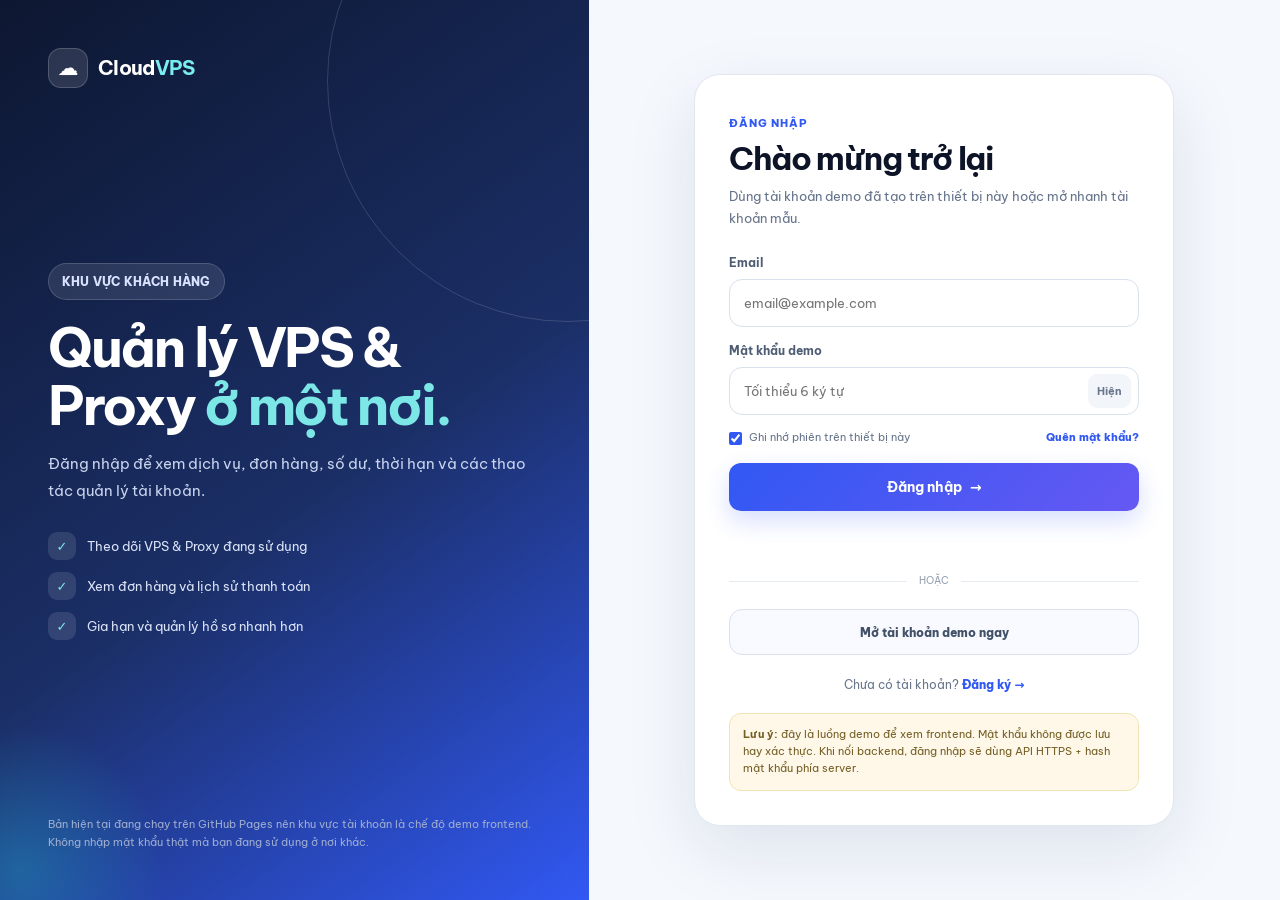
<file: login.html>
<!DOCTYPE html>
<html lang="vi">
<head>
  <meta charset="UTF-8" />
  <meta name="viewport" content="width=device-width, initial-scale=1.0" />
  <meta name="theme-color" content="#0d1731" />
  <meta name="robots" content="noindex,nofollow" />
  <title>Đăng nhập khách hàng | CloudVPS</title>
  <link rel="icon" href="favicon.svg" type="image/svg+xml" />
  <link rel="preconnect" href="https://fonts.googleapis.com" />
  <link rel="preconnect" href="https://fonts.gstatic.com" crossorigin />
  <link href="https://fonts.googleapis.com/css2?family=Be+Vietnam+Pro:wght@400;500;600;700;800&display=swap" rel="stylesheet" />
  <link rel="stylesheet" href="style.css" />
  <link rel="stylesheet" href="auth.css" />
</head>
<body class="auth-page">
  <main class="auth-shell">
    <section class="auth-side">
      <a class="brand auth-brand" href="index.html"><span class="brand-mark">☁</span><strong>Cloud<span>VPS</span></strong></a>
      <div class="auth-side-copy">
        <span class="eyebrow">KHU VỰC KHÁCH HÀNG</span>
        <h1>Quản lý VPS & Proxy <span>ở một nơi.</span></h1>
        <p>Đăng nhập để xem dịch vụ, đơn hàng, số dư, thời hạn và các thao tác quản lý tài khoản.</p>
        <div class="auth-points">
          <div class="auth-point"><i>✓</i><span>Theo dõi VPS & Proxy đang sử dụng</span></div>
          <div class="auth-point"><i>✓</i><span>Xem đơn hàng và lịch sử thanh toán</span></div>
          <div class="auth-point"><i>✓</i><span>Gia hạn và quản lý hồ sơ nhanh hơn</span></div>
        </div>
      </div>
      <p class="auth-note">Bản hiện tại đang chạy trên GitHub Pages nên khu vực tài khoản là chế độ demo frontend. Không nhập mật khẩu thật mà bạn đang sử dụng ở nơi khác.</p>
    </section>

    <section class="auth-main">
      <div class="auth-card">
        <div class="auth-head">
          <span class="auth-kicker">ĐĂNG NHẬP</span>
          <h2>Chào mừng trở lại</h2>
          <p>Dùng tài khoản demo đã tạo trên thiết bị này hoặc mở nhanh tài khoản mẫu.</p>
        </div>

        <form class="auth-form" id="loginForm" novalidate>
          <label class="auth-field"><span>Email</span><input id="email" name="email" type="email" autocomplete="email" placeholder="email@example.com" required /></label>
          <label class="auth-field"><span>Mật khẩu demo</span><div class="auth-input-wrap"><input id="password" name="password" type="password" autocomplete="current-password" placeholder="Tối thiểu 6 ký tự" required /><button type="button" class="password-toggle" data-password-toggle="password" aria-pressed="false">Hiện</button></div></label>
          <div class="auth-row"><label class="remember"><input type="checkbox" checked /> <span>Ghi nhớ phiên trên thiết bị này</span></label><a class="auth-link" href="contact.html">Quên mật khẩu?</a></div>
          <button class="btn auth-submit" type="submit">Đăng nhập <span>→</span></button>
          <div class="auth-status" id="authStatus" role="status" aria-live="polite"></div>
        </form>

        <div class="auth-divider"><span>HOẶC</span></div>
        <button class="demo-btn" type="button" id="demoLogin">Mở tài khoản demo ngay</button>
        <p class="auth-switch">Chưa có tài khoản? <a href="register.html">Đăng ký →</a></p>
        <div class="auth-warning"><strong>Lưu ý:</strong> đây là luồng demo để xem frontend. Mật khẩu không được lưu hay xác thực. Khi nối backend, đăng nhập sẽ dùng API HTTPS + hash mật khẩu phía server.</div>
      </div>
    </section>
  </main>
  <script src="auth.js"></script>
</body>
</html>
</file>
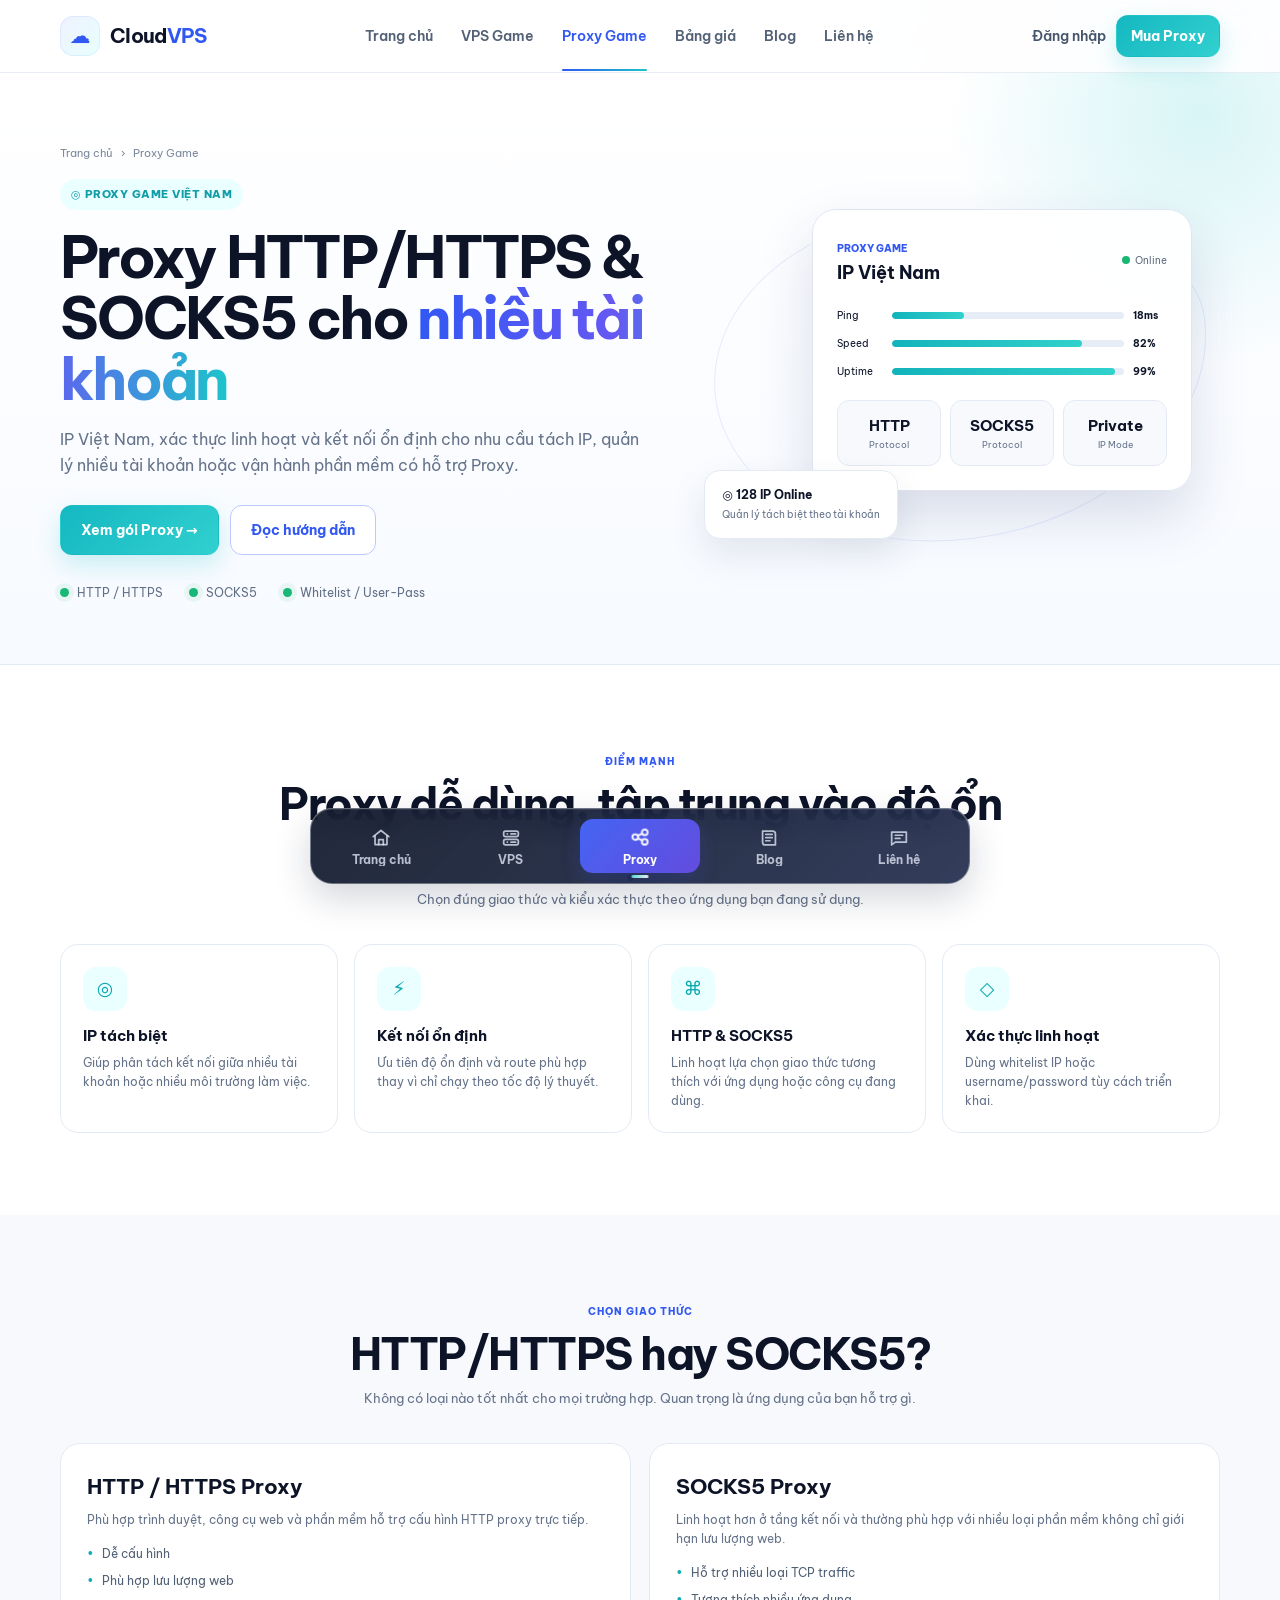
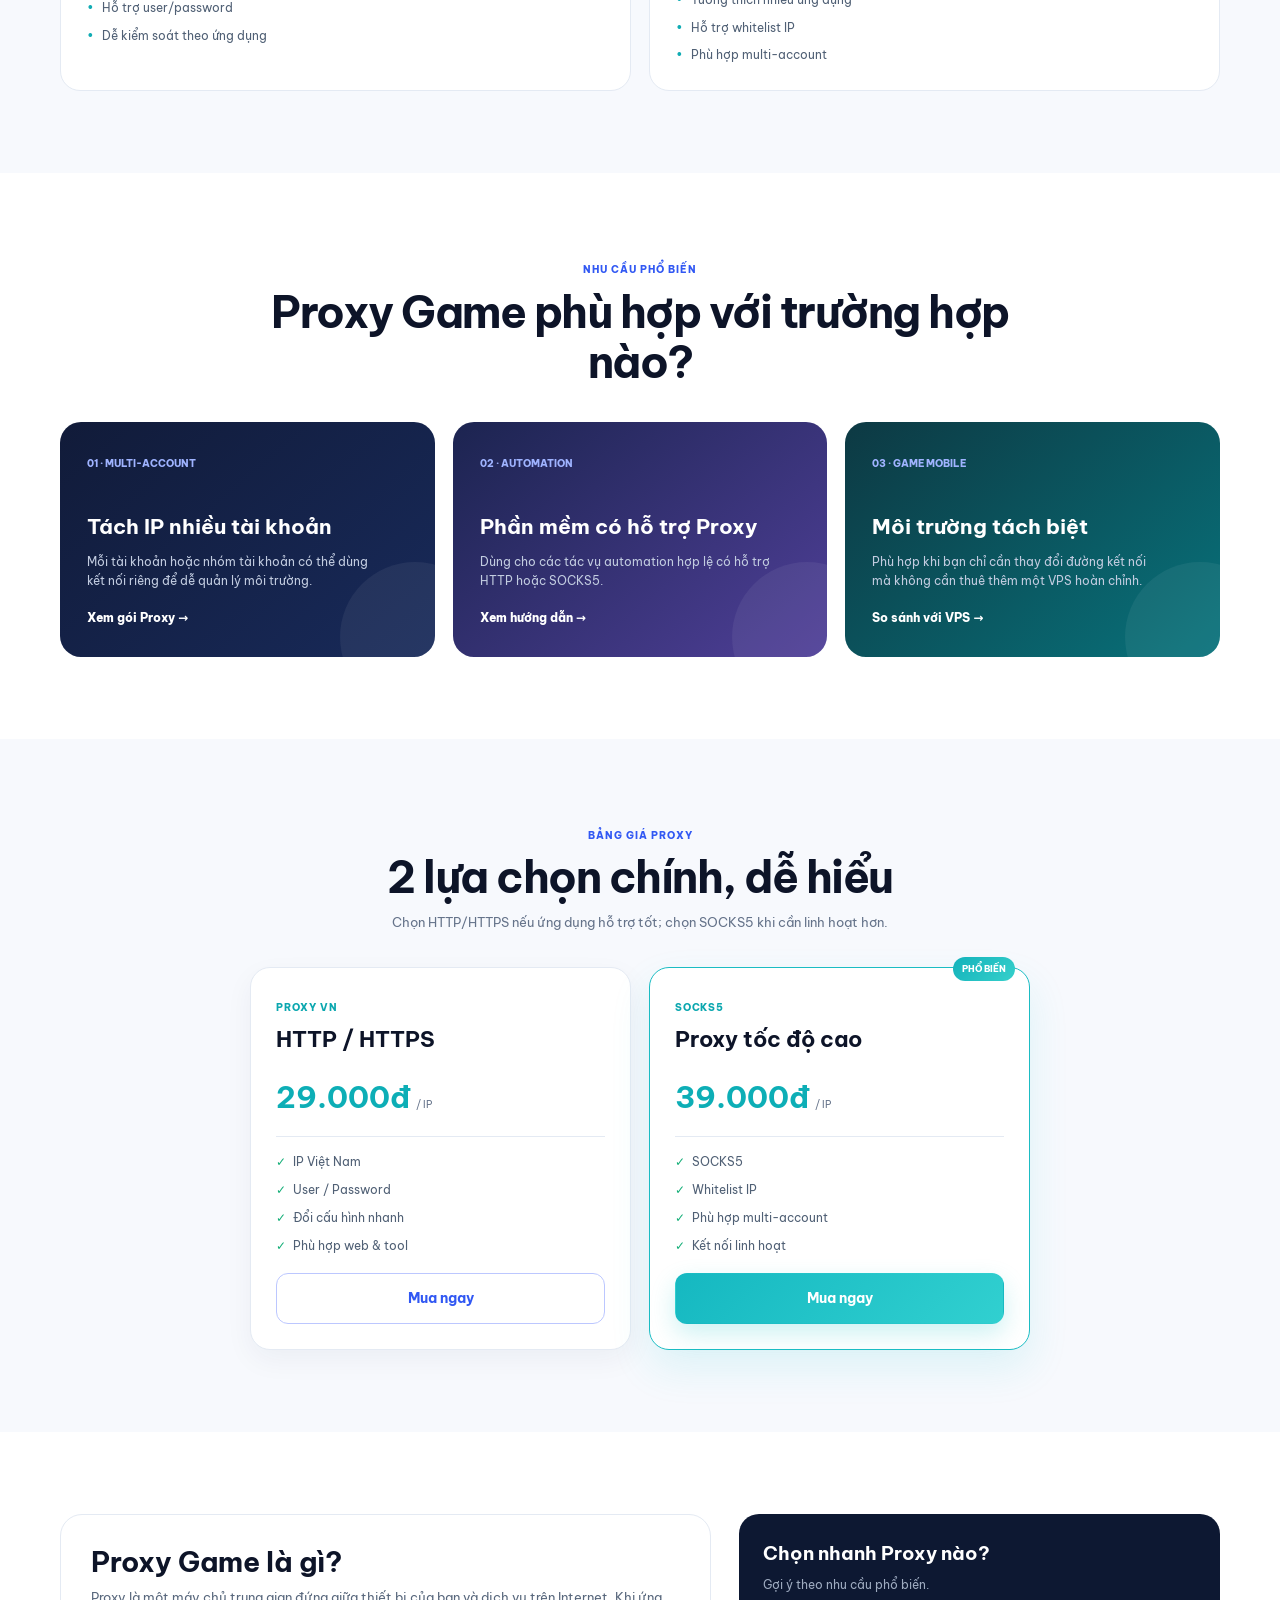
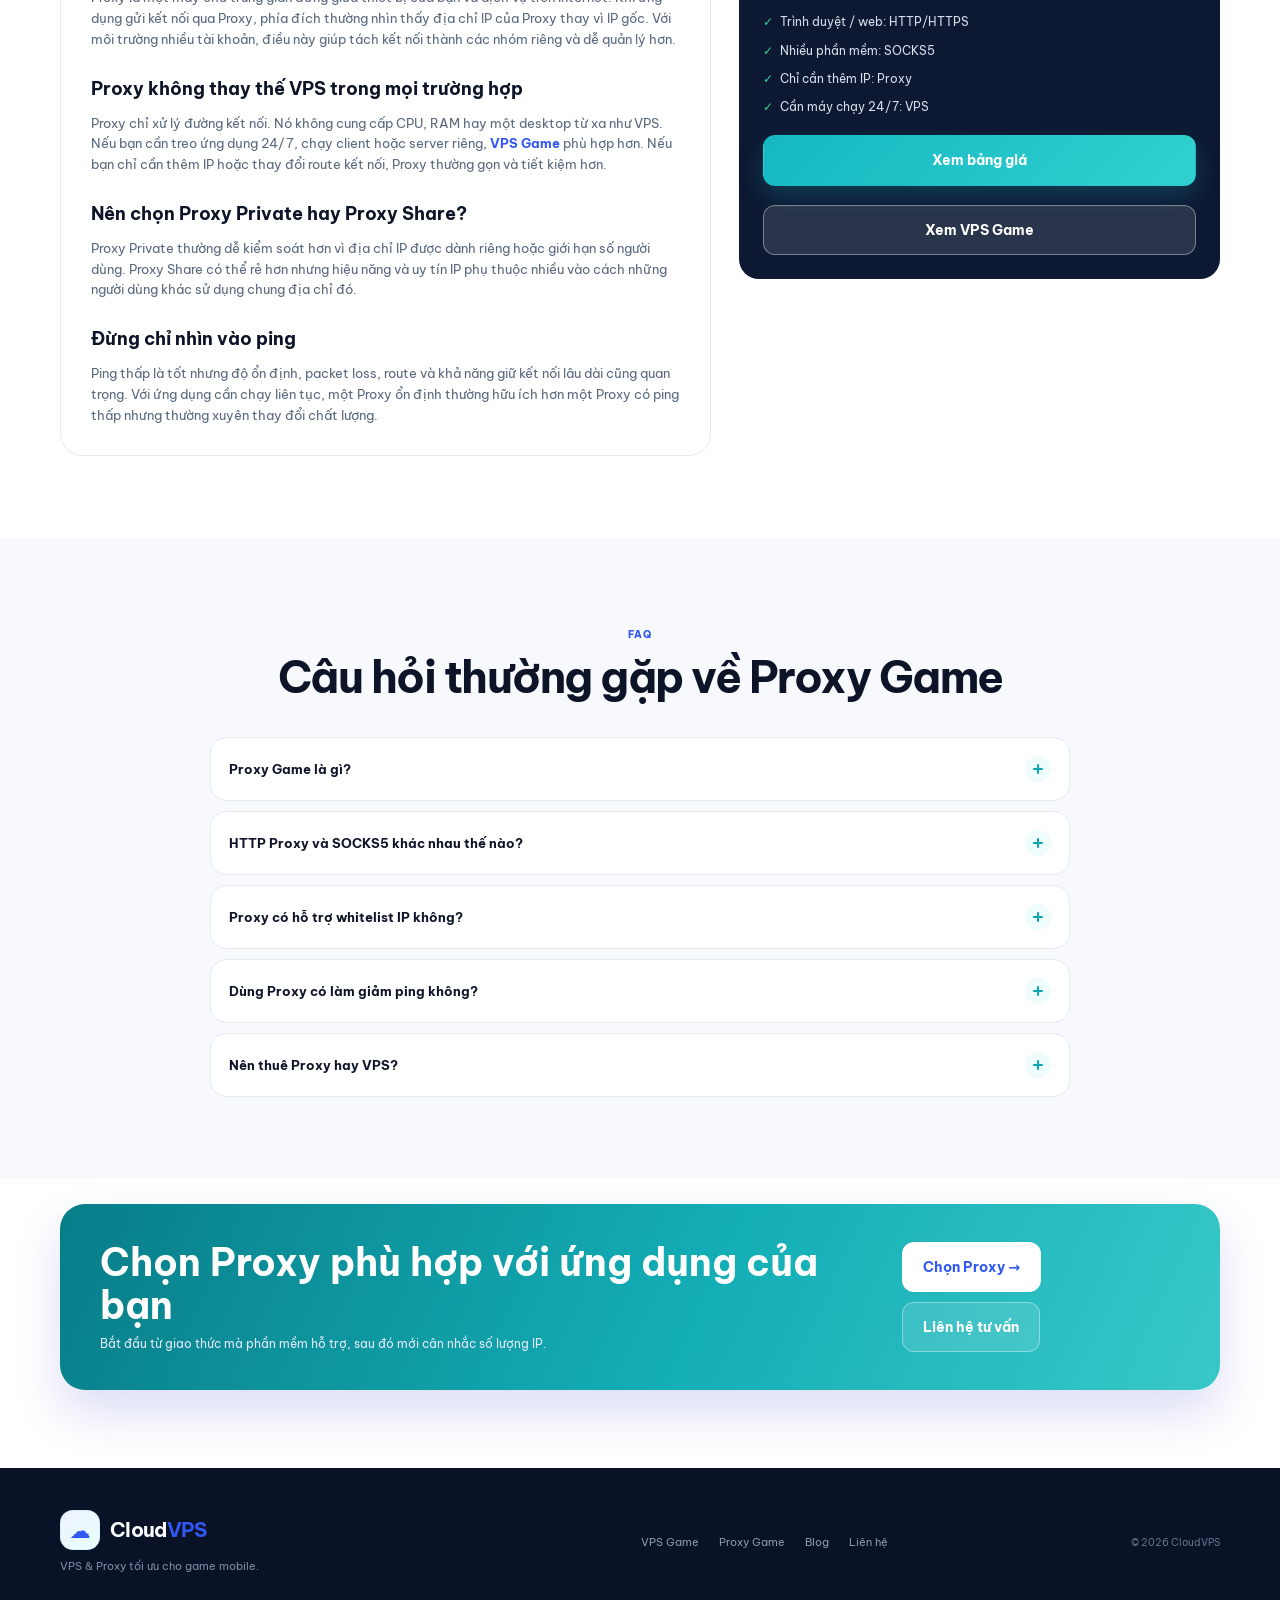
<file: proxy.html>
<!DOCTYPE html>
<html lang="vi">
<head>
  <meta charset="UTF-8" />
  <meta name="viewport" content="width=device-width, initial-scale=1.0" />
  <meta name="theme-color" content="#ffffff" />
  <title>Proxy Game Việt Nam - HTTP, HTTPS, SOCKS5 | CloudVPS</title>
  <meta name="description" content="Proxy Game Việt Nam hỗ trợ HTTP/HTTPS và SOCKS5, IP riêng, whitelist hoặc user/password, phù hợp quản lý nhiều tài khoản và automation hợp lệ." />
  <meta name="robots" content="index,follow,max-image-preview:large" />
  <link rel="canonical" href="https://buiduchuong.github.io/cloudvps-game/proxy.html" />
  <meta property="og:type" content="website" />
  <meta property="og:title" content="Proxy Game Việt Nam - HTTP, HTTPS, SOCKS5 | CloudVPS" />
  <meta property="og:description" content="Proxy Việt Nam tốc độ ổn định, HTTP/HTTPS và SOCKS5, hỗ trợ whitelist và nhiều tài khoản." />
  <meta property="og:url" content="https://buiduchuong.github.io/cloudvps-game/proxy.html" />
  <meta property="og:site_name" content="CloudVPS" />
  <meta name="twitter:card" content="summary" />
  <link rel="icon" href="favicon.svg" type="image/svg+xml" />
  <link rel="preconnect" href="https://fonts.googleapis.com" />
  <link rel="preconnect" href="https://fonts.gstatic.com" crossorigin />
  <link href="https://fonts.googleapis.com/css2?family=Be+Vietnam+Pro:wght@400;500;600;700;800&display=swap" rel="stylesheet" />
  <link rel="stylesheet" href="style.css" />
  <link rel="stylesheet" href="service-pages.css" />
  <link rel="stylesheet" href="smooth-overrides.css?v=2" />
  <link rel="stylesheet" href="faq-smooth.css?v=4" />
  <link rel="stylesheet" href="bottom-dock.css?v=2" />
  <script type="application/ld+json">
  {
    "@context":"https://schema.org",
    "@graph":[
      {"@type":"Service","name":"Proxy Game Việt Nam","serviceType":"Proxy HTTP HTTPS SOCKS5","provider":{"@type":"Organization","name":"CloudVPS","url":"https://buiduchuong.github.io/cloudvps-game/"},"areaServed":"VN","url":"https://buiduchuong.github.io/cloudvps-game/proxy.html","description":"Dịch vụ Proxy Game Việt Nam hỗ trợ HTTP/HTTPS và SOCKS5, whitelist hoặc user/password."},
      {"@type":"BreadcrumbList","itemListElement":[{"@type":"ListItem","position":1,"name":"Trang chủ","item":"https://buiduchuong.github.io/cloudvps-game/"},{"@type":"ListItem","position":2,"name":"Proxy Game","item":"https://buiduchuong.github.io/cloudvps-game/proxy.html"}]},
      {"@type":"FAQPage","mainEntity":[
        {"@type":"Question","name":"Proxy Game là gì?","acceptedAnswer":{"@type":"Answer","text":"Proxy Game là máy chủ trung gian cung cấp một địa chỉ IP khác để tách kết nối giữa các tài khoản hoặc ứng dụng."}},
        {"@type":"Question","name":"HTTP Proxy và SOCKS5 khác nhau thế nào?","acceptedAnswer":{"@type":"Answer","text":"HTTP/HTTPS phù hợp lưu lượng web và phần mềm hỗ trợ HTTP proxy. SOCKS5 linh hoạt hơn vì chuyển tiếp nhiều loại kết nối TCP và thường tương thích với nhiều ứng dụng hơn."}},
        {"@type":"Question","name":"Proxy có hỗ trợ whitelist IP không?","acceptedAnswer":{"@type":"Answer","text":"Có thể dùng whitelist IP hoặc xác thực username/password tùy gói và nhu cầu sử dụng."}},
        {"@type":"Question","name":"Khi nào nên dùng Proxy thay vì VPS?","acceptedAnswer":{"@type":"Answer","text":"Nếu nhu cầu chính là tách IP hoặc quản lý nhiều kết nối mà không cần máy chủ riêng, Proxy thường đơn giản và tiết kiệm hơn VPS."}}
      ]}
    ]
  }
  </script>
</head>
<body class="service-page proxy-page">
  <div class="ambient ambient-a"></div><div class="ambient ambient-b"></div>
  <header class="header">
    <div class="container nav">
      <a class="brand" href="index.html"><span class="brand-mark">☁</span><strong>Cloud<span>VPS</span></strong></a>
      <nav class="menu" id="menu">
        <a href="index.html">Trang chủ</a><a href="vps.html">VPS Game</a><a class="active" href="proxy.html">Proxy Game</a><a href="#pricing">Bảng giá</a><a href="blog.html">Blog</a><a href="contact.html">Liên hệ</a>
      </nav>
      <div class="nav-actions"><a class="login" href="#">Đăng nhập</a><a class="btn btn-small btn-cyan" href="#pricing">Mua Proxy</a><button class="menu-btn" id="menuBtn" aria-label="Mở menu">☰</button></div>
    </div>
  </header>

  <main>
    <section class="seo-hero proxy-theme">
      <div class="container seo-hero-grid">
        <div class="reveal">
          <div class="breadcrumbs"><a href="index.html">Trang chủ</a><span>›</span><span>Proxy Game</span></div>
          <span class="seo-kicker">◎ PROXY GAME VIỆT NAM</span>
          <h1>Proxy HTTP/HTTPS & SOCKS5 cho <span>nhiều tài khoản</span></h1>
          <p>IP Việt Nam, xác thực linh hoạt và kết nối ổn định cho nhu cầu tách IP, quản lý nhiều tài khoản hoặc vận hành phần mềm có hỗ trợ Proxy.</p>
          <div class="seo-actions"><a class="btn btn-cyan" href="#pricing">Xem gói Proxy →</a><a class="btn btn-ghost" href="blog.html">Đọc hướng dẫn</a></div>
          <div class="seo-trust"><div><i></i>HTTP / HTTPS</div><div><i></i>SOCKS5</div><div><i></i>Whitelist / User-Pass</div></div>
        </div>
        <div class="seo-visual reveal delay-1" aria-hidden="true">
          <div class="visual-orbit"></div>
          <div class="visual-panel proxy-theme">
            <div class="visual-panel-head"><div><small>PROXY GAME</small><strong>IP Việt Nam</strong></div><span class="visual-online">Online</span></div>
            <div class="visual-lines"><div><span>Ping</span><b style="--w:31%"></b><strong>18ms</strong></div><div><span>Speed</span><b style="--w:82%"></b><strong>82%</strong></div><div><span>Uptime</span><b style="--w:96%"></b><strong>99%</strong></div></div>
            <div class="visual-stats"><div><strong>HTTP</strong><span>Protocol</span></div><div><strong>SOCKS5</strong><span>Protocol</span></div><div><strong>Private</strong><span>IP Mode</span></div></div>
          </div>
          <div class="visual-float"><strong>◎ 128 IP Online</strong><span>Quản lý tách biệt theo tài khoản</span></div>
        </div>
      </div>
    </section>

    <section class="seo-section white">
      <div class="container">
        <div class="seo-section-head reveal"><span>ĐIỂM MẠNH</span><h2>Proxy dễ dùng, tập trung vào độ ổn định</h2><p>Chọn đúng giao thức và kiểu xác thực theo ứng dụng bạn đang sử dụng.</p></div>
        <div class="benefit-grid">
          <article class="benefit-card reveal"><span>◎</span><h3>IP tách biệt</h3><p>Giúp phân tách kết nối giữa nhiều tài khoản hoặc nhiều môi trường làm việc.</p></article>
          <article class="benefit-card reveal delay-1"><span>⚡</span><h3>Kết nối ổn định</h3><p>Ưu tiên độ ổn định và route phù hợp thay vì chỉ chạy theo tốc độ lý thuyết.</p></article>
          <article class="benefit-card reveal delay-2"><span>⌘</span><h3>HTTP & SOCKS5</h3><p>Linh hoạt lựa chọn giao thức tương thích với ứng dụng hoặc công cụ đang dùng.</p></article>
          <article class="benefit-card reveal delay-3"><span>◇</span><h3>Xác thực linh hoạt</h3><p>Dùng whitelist IP hoặc username/password tùy cách triển khai.</p></article>
        </div>
      </div>
    </section>

    <section class="seo-section soft">
      <div class="container">
        <div class="seo-section-head reveal"><span>CHỌN GIAO THỨC</span><h2>HTTP/HTTPS hay SOCKS5?</h2><p>Không có loại nào tốt nhất cho mọi trường hợp. Quan trọng là ứng dụng của bạn hỗ trợ gì.</p></div>
        <div class="protocol-grid">
          <article class="protocol-card reveal"><h3>HTTP / HTTPS Proxy</h3><p>Phù hợp trình duyệt, công cụ web và phần mềm hỗ trợ cấu hình HTTP proxy trực tiếp.</p><ul><li>Dễ cấu hình</li><li>Phù hợp lưu lượng web</li><li>Hỗ trợ user/password</li><li>Dễ kiểm soát theo ứng dụng</li></ul></article>
          <article class="protocol-card reveal delay-1"><h3>SOCKS5 Proxy</h3><p>Linh hoạt hơn ở tầng kết nối và thường phù hợp với nhiều loại phần mềm không chỉ giới hạn lưu lượng web.</p><ul><li>Hỗ trợ nhiều loại TCP traffic</li><li>Tương thích nhiều ứng dụng</li><li>Hỗ trợ whitelist IP</li><li>Phù hợp multi-account</li></ul></article>
        </div>
      </div>
    </section>

    <section class="seo-section white">
      <div class="container">
        <div class="seo-section-head reveal"><span>NHU CẦU PHỔ BIẾN</span><h2>Proxy Game phù hợp với trường hợp nào?</h2></div>
        <div class="usecase-grid">
          <article class="usecase-card reveal"><span class="num">01 · MULTI-ACCOUNT</span><h3>Tách IP nhiều tài khoản</h3><p>Mỗi tài khoản hoặc nhóm tài khoản có thể dùng kết nối riêng để dễ quản lý môi trường.</p><a href="#pricing">Xem gói Proxy →</a></article>
          <article class="usecase-card reveal delay-1"><span class="num">02 · AUTOMATION</span><h3>Phần mềm có hỗ trợ Proxy</h3><p>Dùng cho các tác vụ automation hợp lệ có hỗ trợ HTTP hoặc SOCKS5.</p><a href="blog.html">Xem hướng dẫn →</a></article>
          <article class="usecase-card reveal delay-2"><span class="num">03 · GAME MOBILE</span><h3>Môi trường tách biệt</h3><p>Phù hợp khi bạn chỉ cần thay đổi đường kết nối mà không cần thuê thêm một VPS hoàn chỉnh.</p><a href="vps.html">So sánh với VPS →</a></article>
        </div>
      </div>
    </section>

    <section class="seo-section soft" id="pricing">
      <div class="container">
        <div class="seo-section-head reveal"><span>BẢNG GIÁ PROXY</span><h2>2 lựa chọn chính, dễ hiểu</h2><p>Chọn HTTP/HTTPS nếu ứng dụng hỗ trợ tốt; chọn SOCKS5 khi cần linh hoạt hơn.</p></div>
        <div class="seo-price-grid" style="max-width:780px;margin:auto;grid-template-columns:repeat(2,1fr)">
          <article class="seo-price-card reveal"><span>PROXY VN</span><h3>HTTP / HTTPS</h3><div class="seo-price"><strong>29.000đ</strong><small>/ IP</small></div><ul><li>IP Việt Nam</li><li>User / Password</li><li>Đổi cấu hình nhanh</li><li>Phù hợp web & tool</li></ul><a class="btn btn-outline btn-full" href="contact.html">Mua ngay</a></article>
          <article class="seo-price-card featured reveal delay-1"><div class="badge">PHỔ BIẾN</div><span>SOCKS5</span><h3>Proxy tốc độ cao</h3><div class="seo-price"><strong>39.000đ</strong><small>/ IP</small></div><ul><li>SOCKS5</li><li>Whitelist IP</li><li>Phù hợp multi-account</li><li>Kết nối linh hoạt</li></ul><a class="btn btn-cyan btn-full" href="contact.html">Mua ngay</a></article>
        </div>
      </div>
    </section>

    <section class="seo-section white">
      <div class="container seo-copy-grid">
        <article class="seo-copy reveal">
          <h2>Proxy Game là gì?</h2>
          <p>Proxy là một máy chủ trung gian đứng giữa thiết bị của bạn và dịch vụ trên Internet. Khi ứng dụng gửi kết nối qua Proxy, phía đích thường nhìn thấy địa chỉ IP của Proxy thay vì IP gốc. Với môi trường nhiều tài khoản, điều này giúp tách kết nối thành các nhóm riêng và dễ quản lý hơn.</p>
          <h3>Proxy không thay thế VPS trong mọi trường hợp</h3>
          <p>Proxy chỉ xử lý đường kết nối. Nó không cung cấp CPU, RAM hay một desktop từ xa như VPS. Nếu bạn cần treo ứng dụng 24/7, chạy client hoặc server riêng, <a href="vps.html">VPS Game</a> phù hợp hơn. Nếu bạn chỉ cần thêm IP hoặc thay đổi route kết nối, Proxy thường gọn và tiết kiệm hơn.</p>
          <h3>Nên chọn Proxy Private hay Proxy Share?</h3>
          <p>Proxy Private thường dễ kiểm soát hơn vì địa chỉ IP được dành riêng hoặc giới hạn số người dùng. Proxy Share có thể rẻ hơn nhưng hiệu năng và uy tín IP phụ thuộc nhiều vào cách những người dùng khác sử dụng chung địa chỉ đó.</p>
          <h3>Đừng chỉ nhìn vào ping</h3>
          <p>Ping thấp là tốt nhưng độ ổn định, packet loss, route và khả năng giữ kết nối lâu dài cũng quan trọng. Với ứng dụng cần chạy liên tục, một Proxy ổn định thường hữu ích hơn một Proxy có ping thấp nhưng thường xuyên thay đổi chất lượng.</p>
        </article>
        <aside class="seo-aside reveal delay-1"><h3>Chọn nhanh Proxy nào?</h3><p>Gợi ý theo nhu cầu phổ biến.</p><ul><li>Trình duyệt / web: HTTP/HTTPS</li><li>Nhiều phần mềm: SOCKS5</li><li>Chỉ cần thêm IP: Proxy</li><li>Cần máy chạy 24/7: VPS</li></ul><a class="btn btn-cyan" href="#pricing">Xem bảng giá</a><a class="btn btn-glass" href="vps.html">Xem VPS Game</a></aside>
      </div>
    </section>

    <section class="seo-section soft">
      <div class="container"><div class="seo-section-head reveal"><span>FAQ</span><h2>Câu hỏi thường gặp về Proxy Game</h2></div>
        <div class="faq-list">
          <details class="reveal"><summary>Proxy Game là gì?</summary><p>Đây là Proxy được dùng để tách đường kết nối hoặc địa chỉ IP giữa các tài khoản, game client hoặc phần mềm có hỗ trợ Proxy.</p></details>
          <details class="reveal"><summary>HTTP Proxy và SOCKS5 khác nhau thế nào?</summary><p>HTTP/HTTPS phù hợp lưu lượng web. SOCKS5 linh hoạt hơn và có thể chuyển tiếp nhiều loại kết nối TCP nếu ứng dụng hỗ trợ.</p></details>
          <details class="reveal"><summary>Proxy có hỗ trợ whitelist IP không?</summary><p>Có thể dùng whitelist IP hoặc username/password tùy gói và cách bạn muốn quản lý truy cập.</p></details>
          <details class="reveal"><summary>Dùng Proxy có làm giảm ping không?</summary><p>Không thể đảm bảo. Proxy có thể thay đổi route kết nối; kết quả có thể tốt hơn hoặc xấu hơn tùy vị trí Proxy, nhà mạng và máy chủ đích.</p></details>
          <details class="reveal"><summary>Nên thuê Proxy hay VPS?</summary><p>Nếu chỉ cần IP và đường kết nối khác, Proxy phù hợp hơn. Nếu cần một máy chạy ứng dụng 24/7 với CPU/RAM riêng, hãy chọn <a href="vps.html">VPS Game</a>.</p></details>
        </div>
      </div>
    </section>

    <section class="seo-cta" id="contact"><div class="container reveal"><div class="seo-cta-card"><div><h2>Chọn Proxy phù hợp với ứng dụng của bạn</h2><p>Bắt đầu từ giao thức mà phần mềm hỗ trợ, sau đó mới cân nhắc số lượng IP.</p></div><div class="seo-cta-actions"><a class="btn btn-light" href="#pricing">Chọn Proxy →</a><a class="btn btn-glass" href="contact.html">Liên hệ tư vấn</a></div></div></div></section>
  </main>

  <footer class="footer"><div class="container footer-inner"><div><a class="brand footer-brand" href="index.html"><span class="brand-mark">☁</span><strong>Cloud<span>VPS</span></strong></a><p>VPS & Proxy tối ưu cho game mobile.</p></div><div class="footer-links"><a href="vps.html">VPS Game</a><a href="proxy.html">Proxy Game</a><a href="blog.html">Blog</a><a href="contact.html">Liên hệ</a></div><span class="copyright">© 2026 CloudVPS</span></div></footer>
  <script src="bottom-dock.js?v=2"></script>
  <script src="script.js"></script>
</body>
</html>
</file>
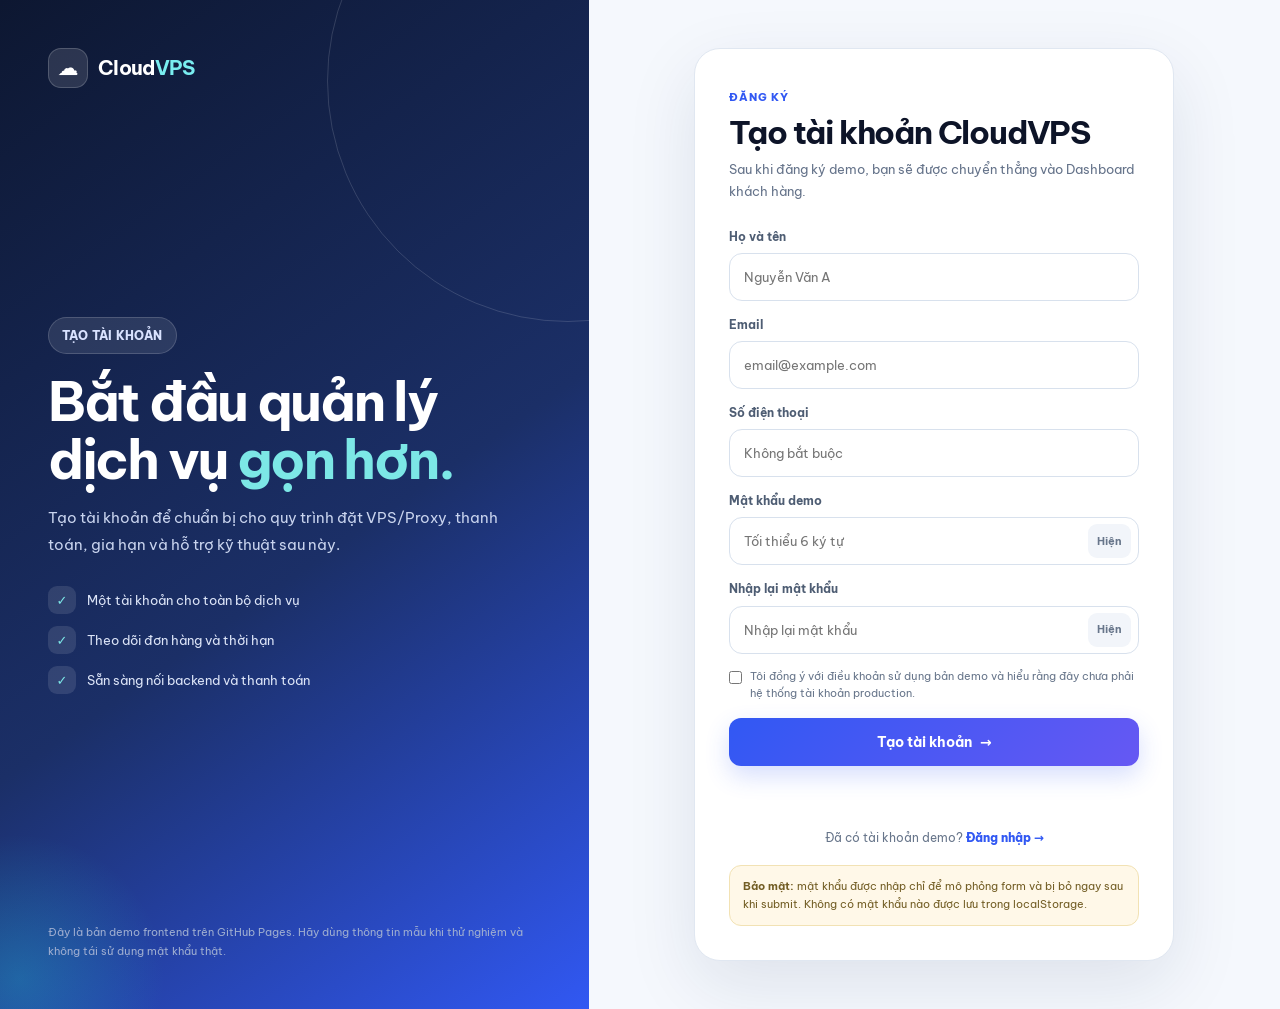
<file: register.html>
<!DOCTYPE html>
<html lang="vi">
<head>
  <meta charset="UTF-8" />
  <meta name="viewport" content="width=device-width, initial-scale=1.0" />
  <meta name="theme-color" content="#0d1731" />
  <meta name="robots" content="noindex,nofollow" />
  <title>Đăng ký tài khoản | CloudVPS</title>
  <link rel="icon" href="favicon.svg" type="image/svg+xml" />
  <link rel="preconnect" href="https://fonts.googleapis.com" />
  <link rel="preconnect" href="https://fonts.gstatic.com" crossorigin />
  <link href="https://fonts.googleapis.com/css2?family=Be+Vietnam+Pro:wght@400;500;600;700;800&display=swap" rel="stylesheet" />
  <link rel="stylesheet" href="style.css" />
  <link rel="stylesheet" href="auth.css" />
</head>
<body class="auth-page">
  <main class="auth-shell">
    <section class="auth-side">
      <a class="brand auth-brand" href="index.html"><span class="brand-mark">☁</span><strong>Cloud<span>VPS</span></strong></a>
      <div class="auth-side-copy">
        <span class="eyebrow">TẠO TÀI KHOẢN</span>
        <h1>Bắt đầu quản lý dịch vụ <span>gọn hơn.</span></h1>
        <p>Tạo tài khoản để chuẩn bị cho quy trình đặt VPS/Proxy, thanh toán, gia hạn và hỗ trợ kỹ thuật sau này.</p>
        <div class="auth-points">
          <div class="auth-point"><i>✓</i><span>Một tài khoản cho toàn bộ dịch vụ</span></div>
          <div class="auth-point"><i>✓</i><span>Theo dõi đơn hàng và thời hạn</span></div>
          <div class="auth-point"><i>✓</i><span>Sẵn sàng nối backend và thanh toán</span></div>
        </div>
      </div>
      <p class="auth-note">Đây là bản demo frontend trên GitHub Pages. Hãy dùng thông tin mẫu khi thử nghiệm và không tái sử dụng mật khẩu thật.</p>
    </section>

    <section class="auth-main">
      <div class="auth-card">
        <div class="auth-head">
          <span class="auth-kicker">ĐĂNG KÝ</span>
          <h2>Tạo tài khoản CloudVPS</h2>
          <p>Sau khi đăng ký demo, bạn sẽ được chuyển thẳng vào Dashboard khách hàng.</p>
        </div>

        <form class="auth-form" id="registerForm" novalidate>
          <label class="auth-field"><span>Họ và tên</span><input id="name" name="name" type="text" autocomplete="name" placeholder="Nguyễn Văn A" required /></label>
          <label class="auth-field"><span>Email</span><input id="email" name="email" type="email" autocomplete="email" placeholder="email@example.com" required /></label>
          <label class="auth-field"><span>Số điện thoại</span><input id="phone" name="phone" type="tel" autocomplete="tel" placeholder="Không bắt buộc" /></label>
          <label class="auth-field"><span>Mật khẩu demo</span><div class="auth-input-wrap"><input id="password" name="password" type="password" autocomplete="new-password" placeholder="Tối thiểu 6 ký tự" required /><button type="button" class="password-toggle" data-password-toggle="password" aria-pressed="false">Hiện</button></div></label>
          <label class="auth-field"><span>Nhập lại mật khẩu</span><div class="auth-input-wrap"><input id="confirmPassword" name="confirmPassword" type="password" autocomplete="new-password" placeholder="Nhập lại mật khẩu" required /><button type="button" class="password-toggle" data-password-toggle="confirmPassword" aria-pressed="false">Hiện</button></div></label>
          <label class="terms-row"><input id="terms" type="checkbox" required /><span>Tôi đồng ý với điều khoản sử dụng bản demo và hiểu rằng đây chưa phải hệ thống tài khoản production.</span></label>
          <button class="btn auth-submit" type="submit">Tạo tài khoản <span>→</span></button>
          <div class="auth-status" id="authStatus" role="status" aria-live="polite"></div>
        </form>

        <p class="auth-switch">Đã có tài khoản demo? <a href="login.html">Đăng nhập →</a></p>
        <div class="auth-warning"><strong>Bảo mật:</strong> mật khẩu được nhập chỉ để mô phỏng form và bị bỏ ngay sau khi submit. Không có mật khẩu nào được lưu trong localStorage.</div>
      </div>
    </section>
  </main>
  <script src="auth.js"></script>
</body>
</html>
</file>
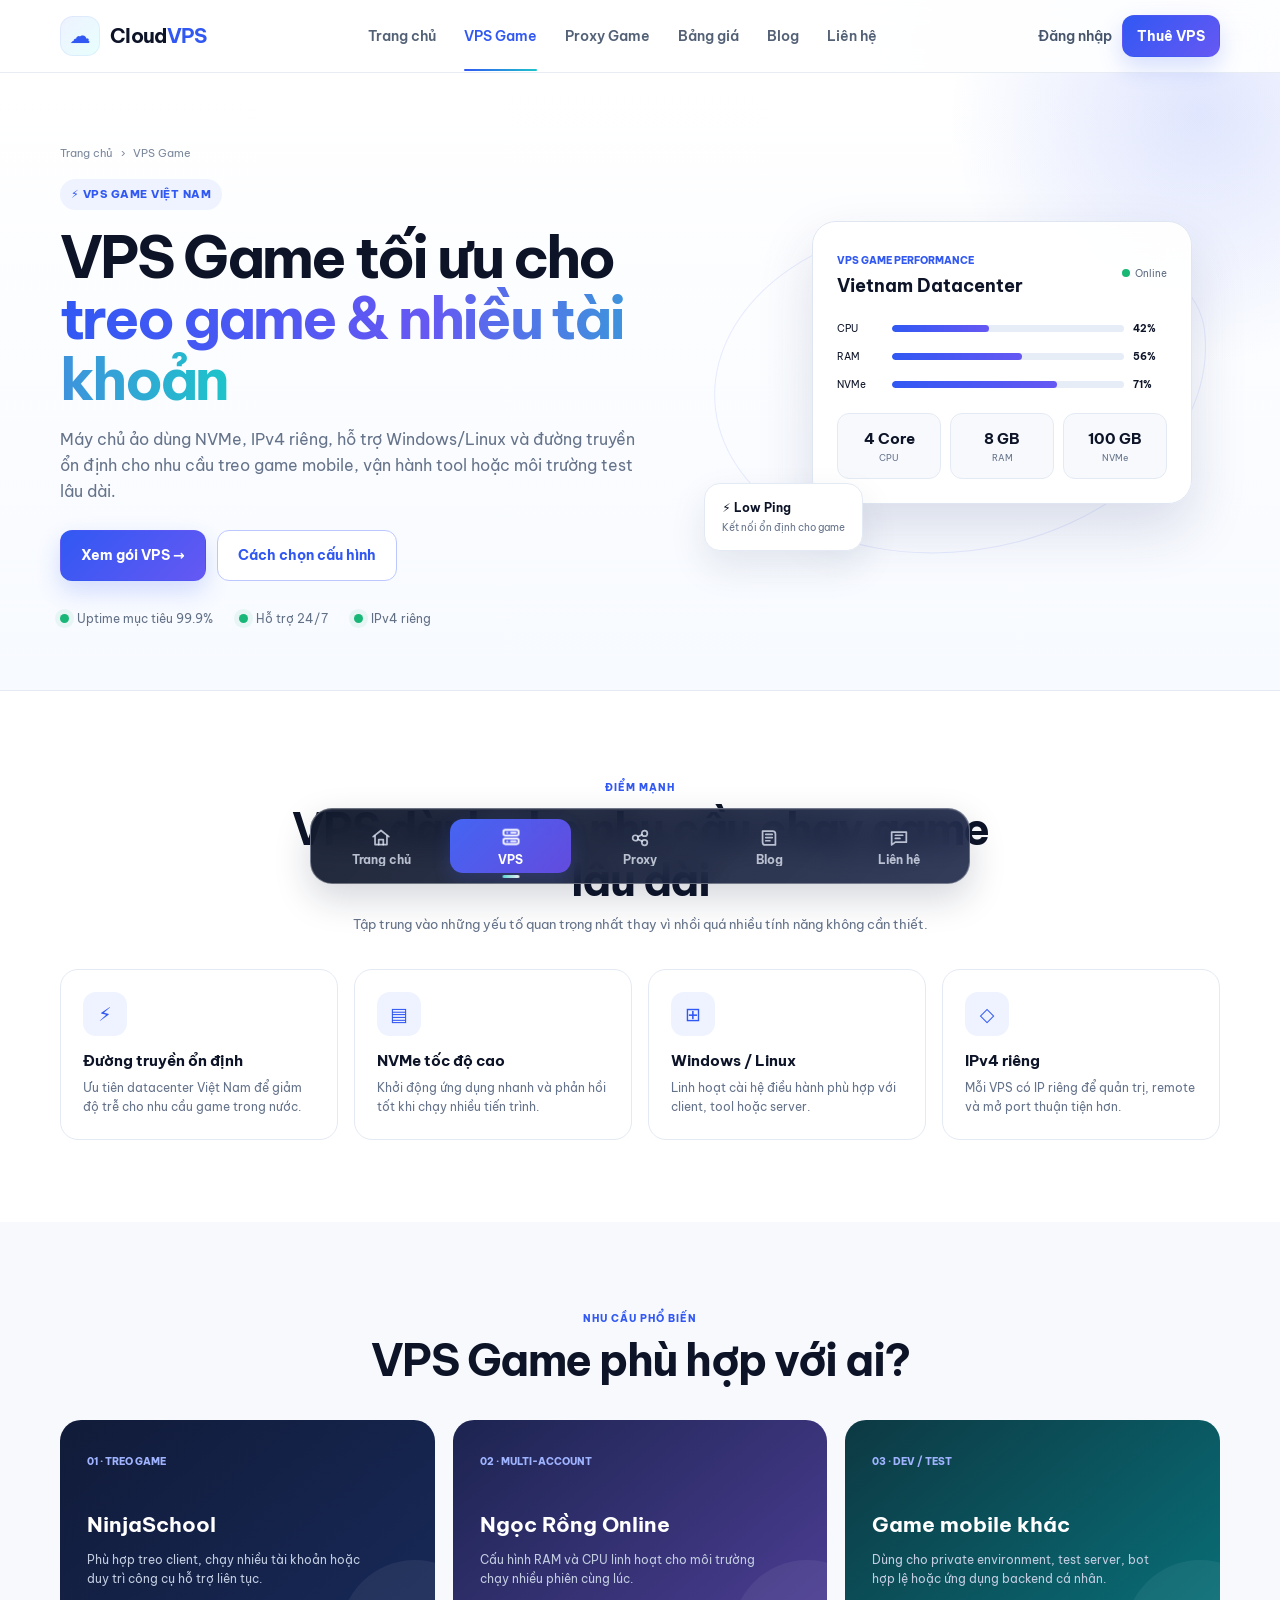
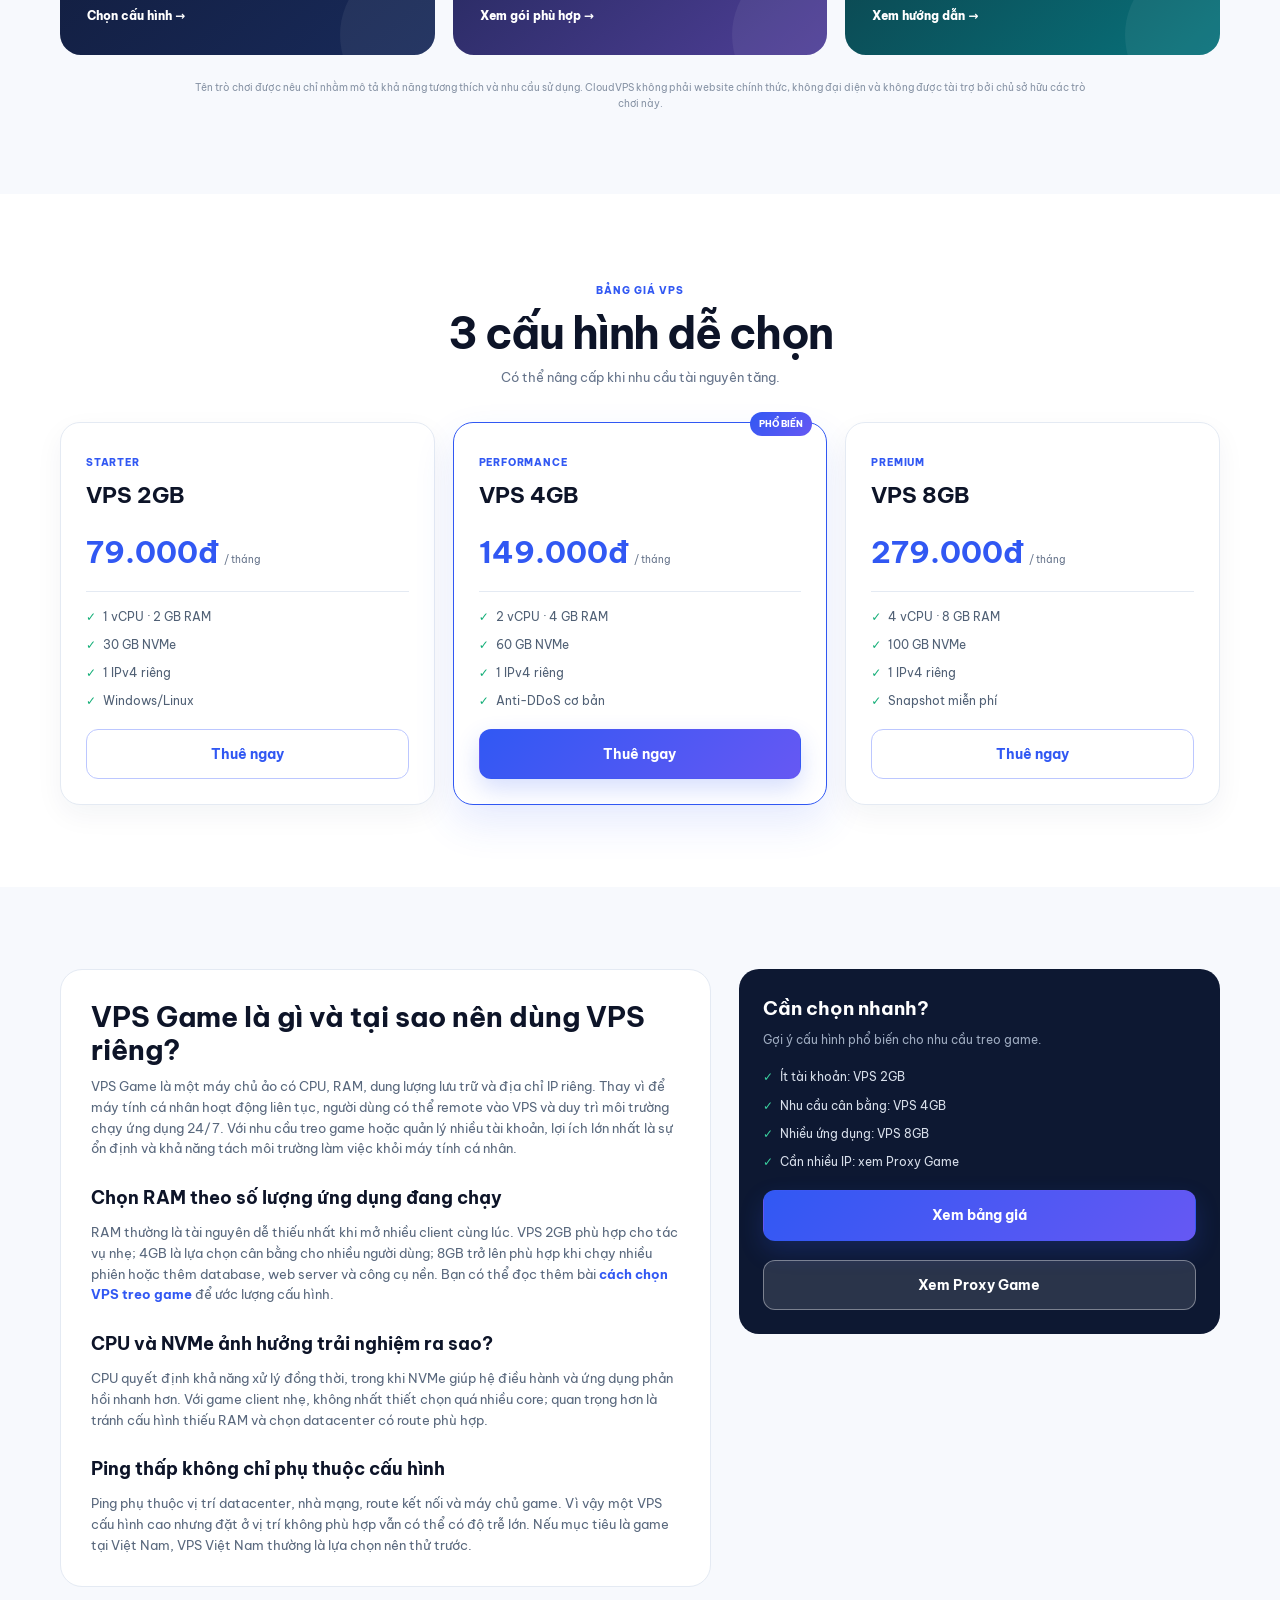
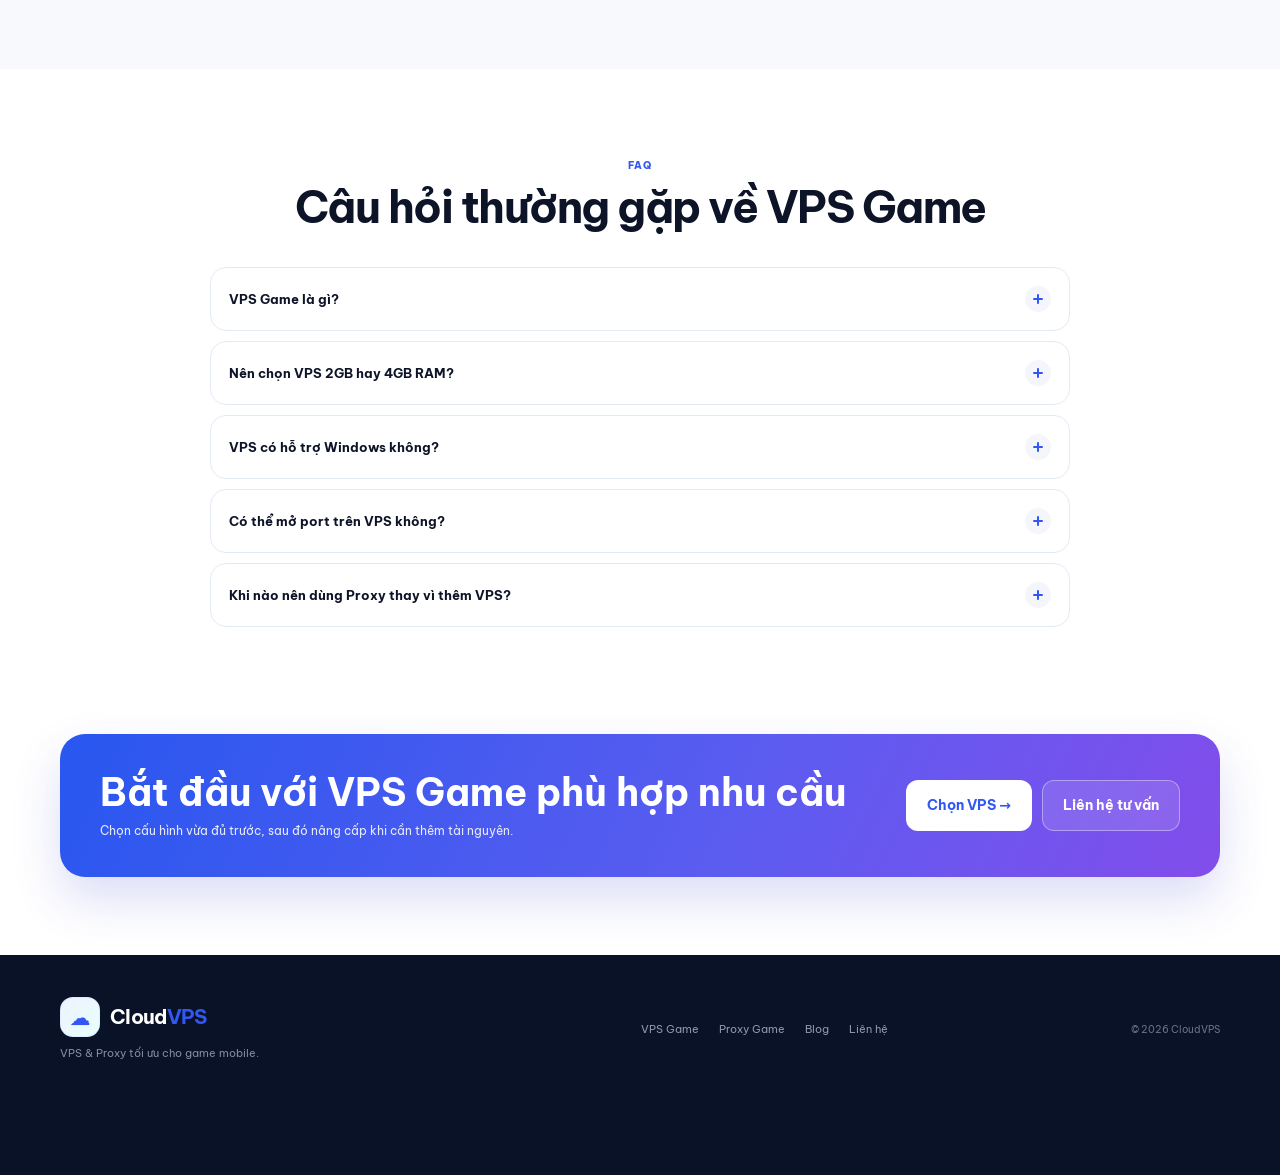
<file: vps.html>
<!DOCTYPE html>
<html lang="vi">
<head>
  <meta charset="UTF-8" />
  <meta name="viewport" content="width=device-width, initial-scale=1.0" />
  <meta name="theme-color" content="#ffffff" />
  <title>VPS Game Việt Nam - Treo Game Low Ping | CloudVPS</title>
  <meta name="description" content="Thuê VPS Game Việt Nam cấu hình tối ưu treo game mobile, chạy nhiều tài khoản, NVMe, IPv4 riêng, hỗ trợ Windows/Linux và mở port nhanh." />
  <meta name="robots" content="index,follow,max-image-preview:large" />
  <link rel="canonical" href="https://buiduchuong.github.io/cloudvps-game/vps.html" />
  <meta property="og:type" content="website" />
  <meta property="og:title" content="VPS Game Việt Nam - Treo Game Low Ping | CloudVPS" />
  <meta property="og:description" content="VPS Game Việt Nam tối ưu treo game mobile, chạy nhiều tài khoản, NVMe và IPv4 riêng." />
  <meta property="og:url" content="https://buiduchuong.github.io/cloudvps-game/vps.html" />
  <meta property="og:site_name" content="CloudVPS" />
  <meta name="twitter:card" content="summary" />
  <link rel="icon" href="favicon.svg" type="image/svg+xml" />
  <link rel="preconnect" href="https://fonts.googleapis.com" />
  <link rel="preconnect" href="https://fonts.gstatic.com" crossorigin />
  <link href="https://fonts.googleapis.com/css2?family=Be+Vietnam+Pro:wght@400;500;600;700;800&display=swap" rel="stylesheet" />
  <link rel="stylesheet" href="style.css" />
  <link rel="stylesheet" href="service-pages.css" />
  <link rel="stylesheet" href="smooth-overrides.css?v=2" />
  <link rel="stylesheet" href="faq-smooth.css?v=4" />
  <link rel="stylesheet" href="bottom-dock.css?v=2" />
  <script type="application/ld+json">
  {
    "@context":"https://schema.org",
    "@graph":[
      {"@type":"Service","name":"VPS Game Việt Nam","serviceType":"VPS Game","provider":{"@type":"Organization","name":"CloudVPS","url":"https://buiduchuong.github.io/cloudvps-game/"},"areaServed":"VN","url":"https://buiduchuong.github.io/cloudvps-game/vps.html","description":"Dịch vụ VPS Game Việt Nam tối ưu cho nhu cầu treo game mobile, chạy nhiều tài khoản và vận hành server."},
      {"@type":"BreadcrumbList","itemListElement":[{"@type":"ListItem","position":1,"name":"Trang chủ","item":"https://buiduchuong.github.io/cloudvps-game/"},{"@type":"ListItem","position":2,"name":"VPS Game","item":"https://buiduchuong.github.io/cloudvps-game/vps.html"}]},
      {"@type":"FAQPage","mainEntity":[
        {"@type":"Question","name":"VPS Game là gì?","acceptedAnswer":{"@type":"Answer","text":"VPS Game là máy chủ ảo được cấu hình để chạy game, treo nhiều tài khoản hoặc vận hành công cụ liên quan với tài nguyên CPU, RAM và mạng ổn định."}},
        {"@type":"Question","name":"Nên chọn VPS 2GB hay 4GB RAM?","acceptedAnswer":{"@type":"Answer","text":"VPS 2GB phù hợp nhu cầu nhẹ và ít tài khoản. VPS 4GB phù hợp hơn khi cần treo nhiều tài khoản hoặc chạy ứng dụng nền đồng thời."}},
        {"@type":"Question","name":"VPS có hỗ trợ Windows không?","acceptedAnswer":{"@type":"Answer","text":"Có. Có thể sử dụng Windows hoặc Linux tùy nhu cầu phần mềm và game client."}},
        {"@type":"Question","name":"Có thể mở port trên VPS không?","acceptedAnswer":{"@type":"Answer","text":"Có thể cấu hình firewall và mở port cần thiết theo nhu cầu sử dụng, miễn tuân thủ chính sách dịch vụ."}}
      ]}
    ]
  }
  </script>
</head>
<body class="service-page vps-page">
  <div class="ambient ambient-a"></div><div class="ambient ambient-b"></div>
  <header class="header">
    <div class="container nav">
      <a class="brand" href="index.html"><span class="brand-mark">☁</span><strong>Cloud<span>VPS</span></strong></a>
      <nav class="menu" id="menu">
        <a href="index.html">Trang chủ</a><a class="active" href="vps.html">VPS Game</a><a href="proxy.html">Proxy Game</a><a href="#pricing">Bảng giá</a><a href="blog.html">Blog</a><a href="contact.html">Liên hệ</a>
      </nav>
      <div class="nav-actions"><a class="login" href="#">Đăng nhập</a><a class="btn btn-small" href="#pricing">Thuê VPS</a><button class="menu-btn" id="menuBtn" aria-label="Mở menu">☰</button></div>
    </div>
  </header>

  <main>
    <section class="seo-hero">
      <div class="container seo-hero-grid">
        <div class="reveal">
          <div class="breadcrumbs"><a href="index.html">Trang chủ</a><span>›</span><span>VPS Game</span></div>
          <span class="seo-kicker">⚡ VPS GAME VIỆT NAM</span>
          <h1>VPS Game tối ưu cho <span>treo game & nhiều tài khoản</span></h1>
          <p>Máy chủ ảo dùng NVMe, IPv4 riêng, hỗ trợ Windows/Linux và đường truyền ổn định cho nhu cầu treo game mobile, vận hành tool hoặc môi trường test lâu dài.</p>
          <div class="seo-actions"><a class="btn" href="#pricing">Xem gói VPS →</a><a class="btn btn-ghost" href="blog-detail.html">Cách chọn cấu hình</a></div>
          <div class="seo-trust"><div><i></i>Uptime mục tiêu 99.9%</div><div><i></i>Hỗ trợ 24/7</div><div><i></i>IPv4 riêng</div></div>
        </div>
        <div class="seo-visual reveal delay-1" aria-hidden="true">
          <div class="visual-orbit"></div>
          <div class="visual-panel">
            <div class="visual-panel-head"><div><small>VPS GAME PERFORMANCE</small><strong>Vietnam Datacenter</strong></div><span class="visual-online">Online</span></div>
            <div class="visual-lines"><div><span>CPU</span><b style="--w:42%"></b><strong>42%</strong></div><div><span>RAM</span><b style="--w:56%"></b><strong>56%</strong></div><div><span>NVMe</span><b style="--w:71%"></b><strong>71%</strong></div></div>
            <div class="visual-stats"><div><strong>4 Core</strong><span>CPU</span></div><div><strong>8 GB</strong><span>RAM</span></div><div><strong>100 GB</strong><span>NVMe</span></div></div>
          </div>
          <div class="visual-float"><strong>⚡ Low Ping</strong><span>Kết nối ổn định cho game</span></div>
        </div>
      </div>
    </section>

    <section class="seo-section white">
      <div class="container">
        <div class="seo-section-head reveal"><span>ĐIỂM MẠNH</span><h2>VPS dành cho nhu cầu chạy game lâu dài</h2><p>Tập trung vào những yếu tố quan trọng nhất thay vì nhồi quá nhiều tính năng không cần thiết.</p></div>
        <div class="benefit-grid">
          <article class="benefit-card reveal"><span>⚡</span><h3>Đường truyền ổn định</h3><p>Ưu tiên datacenter Việt Nam để giảm độ trễ cho nhu cầu game trong nước.</p></article>
          <article class="benefit-card reveal delay-1"><span>▤</span><h3>NVMe tốc độ cao</h3><p>Khởi động ứng dụng nhanh và phản hồi tốt khi chạy nhiều tiến trình.</p></article>
          <article class="benefit-card reveal delay-2"><span>⊞</span><h3>Windows / Linux</h3><p>Linh hoạt cài hệ điều hành phù hợp với client, tool hoặc server.</p></article>
          <article class="benefit-card reveal delay-3"><span>◇</span><h3>IPv4 riêng</h3><p>Mỗi VPS có IP riêng để quản trị, remote và mở port thuận tiện hơn.</p></article>
        </div>
      </div>
    </section>

    <section class="seo-section soft">
      <div class="container">
        <div class="seo-section-head reveal"><span>NHU CẦU PHỔ BIẾN</span><h2>VPS Game phù hợp với ai?</h2></div>
        <div class="usecase-grid">
          <article class="usecase-card reveal"><span class="num">01 · TREO GAME</span><h3>NinjaSchool</h3><p>Phù hợp treo client, chạy nhiều tài khoản hoặc duy trì công cụ hỗ trợ liên tục.</p><a href="#pricing">Chọn cấu hình →</a></article>
          <article class="usecase-card reveal delay-1"><span class="num">02 · MULTI-ACCOUNT</span><h3>Ngọc Rồng Online</h3><p>Cấu hình RAM và CPU linh hoạt cho môi trường chạy nhiều phiên cùng lúc.</p><a href="#pricing">Xem gói phù hợp →</a></article>
          <article class="usecase-card reveal delay-2"><span class="num">03 · DEV / TEST</span><h3>Game mobile khác</h3><p>Dùng cho private environment, test server, bot hợp lệ hoặc ứng dụng backend cá nhân.</p><a href="blog.html">Xem hướng dẫn →</a></article>
        </div>
        <p class="disclaimer">Tên trò chơi được nêu chỉ nhằm mô tả khả năng tương thích và nhu cầu sử dụng. CloudVPS không phải website chính thức, không đại diện và không được tài trợ bởi chủ sở hữu các trò chơi này.</p>
      </div>
    </section>

    <section class="seo-section white" id="pricing">
      <div class="container">
        <div class="seo-section-head reveal"><span>BẢNG GIÁ VPS</span><h2>3 cấu hình dễ chọn</h2><p>Có thể nâng cấp khi nhu cầu tài nguyên tăng.</p></div>
        <div class="seo-price-grid">
          <article class="seo-price-card reveal"><span>STARTER</span><h3>VPS 2GB</h3><div class="seo-price"><strong>79.000đ</strong><small>/ tháng</small></div><ul><li>1 vCPU · 2 GB RAM</li><li>30 GB NVMe</li><li>1 IPv4 riêng</li><li>Windows/Linux</li></ul><a class="btn btn-outline btn-full" href="contact.html">Thuê ngay</a></article>
          <article class="seo-price-card featured reveal delay-1"><div class="badge">PHỔ BIẾN</div><span>PERFORMANCE</span><h3>VPS 4GB</h3><div class="seo-price"><strong>149.000đ</strong><small>/ tháng</small></div><ul><li>2 vCPU · 4 GB RAM</li><li>60 GB NVMe</li><li>1 IPv4 riêng</li><li>Anti-DDoS cơ bản</li></ul><a class="btn btn-full" href="contact.html">Thuê ngay</a></article>
          <article class="seo-price-card reveal delay-2"><span>PREMIUM</span><h3>VPS 8GB</h3><div class="seo-price"><strong>279.000đ</strong><small>/ tháng</small></div><ul><li>4 vCPU · 8 GB RAM</li><li>100 GB NVMe</li><li>1 IPv4 riêng</li><li>Snapshot miễn phí</li></ul><a class="btn btn-outline btn-full" href="contact.html">Thuê ngay</a></article>
        </div>
      </div>
    </section>

    <section class="seo-section soft">
      <div class="container seo-copy-grid">
        <article class="seo-copy reveal">
          <h2>VPS Game là gì và tại sao nên dùng VPS riêng?</h2>
          <p>VPS Game là một máy chủ ảo có CPU, RAM, dung lượng lưu trữ và địa chỉ IP riêng. Thay vì để máy tính cá nhân hoạt động liên tục, người dùng có thể remote vào VPS và duy trì môi trường chạy ứng dụng 24/7. Với nhu cầu treo game hoặc quản lý nhiều tài khoản, lợi ích lớn nhất là sự ổn định và khả năng tách môi trường làm việc khỏi máy tính cá nhân.</p>
          <h3>Chọn RAM theo số lượng ứng dụng đang chạy</h3>
          <p>RAM thường là tài nguyên dễ thiếu nhất khi mở nhiều client cùng lúc. VPS 2GB phù hợp cho tác vụ nhẹ; 4GB là lựa chọn cân bằng cho nhiều người dùng; 8GB trở lên phù hợp khi chạy nhiều phiên hoặc thêm database, web server và công cụ nền. Bạn có thể đọc thêm bài <a href="blog-detail.html">cách chọn VPS treo game</a> để ước lượng cấu hình.</p>
          <h3>CPU và NVMe ảnh hưởng trải nghiệm ra sao?</h3>
          <p>CPU quyết định khả năng xử lý đồng thời, trong khi NVMe giúp hệ điều hành và ứng dụng phản hồi nhanh hơn. Với game client nhẹ, không nhất thiết chọn quá nhiều core; quan trọng hơn là tránh cấu hình thiếu RAM và chọn datacenter có route phù hợp.</p>
          <h3>Ping thấp không chỉ phụ thuộc cấu hình</h3>
          <p>Ping phụ thuộc vị trí datacenter, nhà mạng, route kết nối và máy chủ game. Vì vậy một VPS cấu hình cao nhưng đặt ở vị trí không phù hợp vẫn có thể có độ trễ lớn. Nếu mục tiêu là game tại Việt Nam, VPS Việt Nam thường là lựa chọn nên thử trước.</p>
        </article>
        <aside class="seo-aside reveal delay-1"><h3>Cần chọn nhanh?</h3><p>Gợi ý cấu hình phổ biến cho nhu cầu treo game.</p><ul><li>Ít tài khoản: VPS 2GB</li><li>Nhu cầu cân bằng: VPS 4GB</li><li>Nhiều ứng dụng: VPS 8GB</li><li>Cần nhiều IP: xem Proxy Game</li></ul><a class="btn" href="#pricing">Xem bảng giá</a><a class="btn btn-glass" href="proxy.html">Xem Proxy Game</a></aside>
      </div>
    </section>

    <section class="seo-section white">
      <div class="container"><div class="seo-section-head reveal"><span>FAQ</span><h2>Câu hỏi thường gặp về VPS Game</h2></div>
        <div class="faq-list">
          <details class="reveal"><summary>VPS Game là gì?</summary><p>Đây là máy chủ ảo có tài nguyên và IP riêng, thường được dùng để chạy ứng dụng hoặc game client liên tục mà không cần bật máy tính cá nhân 24/7.</p></details>
          <details class="reveal"><summary>Nên chọn VPS 2GB hay 4GB RAM?</summary><p>2GB phù hợp tác vụ nhẹ và ít ứng dụng. 4GB là mức cân bằng khi cần chạy nhiều client hoặc thêm công cụ nền.</p></details>
          <details class="reveal"><summary>VPS có hỗ trợ Windows không?</summary><p>Có. Bạn có thể chọn Windows hoặc Linux tùy loại phần mềm cần sử dụng.</p></details>
          <details class="reveal"><summary>Có thể mở port trên VPS không?</summary><p>Có thể cấu hình Windows Firewall/Linux firewall và mở port cần thiết nếu mục đích sử dụng tuân thủ chính sách dịch vụ.</p></details>
          <details class="reveal"><summary>Khi nào nên dùng Proxy thay vì thêm VPS?</summary><p>Nếu mục tiêu chính là có thêm IP riêng cho nhiều tài khoản hoặc tách kết nối mạng, <a href="proxy.html">Proxy Game</a> thường tiết kiệm hơn so với thuê nhiều VPS.</p></details>
        </div>
      </div>
    </section>

    <section class="seo-cta" id="contact"><div class="container reveal"><div class="seo-cta-card"><div><h2>Bắt đầu với VPS Game phù hợp nhu cầu</h2><p>Chọn cấu hình vừa đủ trước, sau đó nâng cấp khi cần thêm tài nguyên.</p></div><div class="seo-cta-actions"><a class="btn btn-light" href="#pricing">Chọn VPS →</a><a class="btn btn-glass" href="contact.html">Liên hệ tư vấn</a></div></div></div></section>
  </main>

  <footer class="footer"><div class="container footer-inner"><div><a class="brand footer-brand" href="index.html"><span class="brand-mark">☁</span><strong>Cloud<span>VPS</span></strong></a><p>VPS & Proxy tối ưu cho game mobile.</p></div><div class="footer-links"><a href="vps.html">VPS Game</a><a href="proxy.html">Proxy Game</a><a href="blog.html">Blog</a><a href="contact.html">Liên hệ</a></div><span class="copyright">© 2026 CloudVPS</span></div></footer>
  <script src="bottom-dock.js?v=2"></script>
  <script src="script.js"></script>
</body>
</html>
</file>
<file: style.css>
:root{
  --bg:#f7f9fc;--surface:#ffffff;--surface-2:#f2f5fb;--text:#0d1428;--muted:#65738a;
  --line:#e4eaf3;--primary:#3158f3;--violet:#6658f3;--cyan:#1dc4ca;--navy:#091226;
  --shadow:0 18px 48px rgba(24,39,79,.10);--shadow-lg:0 28px 70px rgba(42,58,124,.18)
}
*{box-sizing:border-box;margin:0;padding:0}
html{scroll-behavior:smooth}
body{font-family:'Be Vietnam Pro',system-ui,sans-serif;color:var(--text);background:var(--bg);line-height:1.6;overflow-x:hidden}
a{text-decoration:none;color:inherit}button{font:inherit}.container{width:min(1160px,calc(100% - 40px));margin:auto}
.ambient{position:fixed;border-radius:50%;filter:blur(90px);opacity:.12;z-index:-2;pointer-events:none}.ambient-a{width:520px;height:520px;background:#6771ff;right:-180px;top:-180px}.ambient-b{width:430px;height:430px;background:#20c8ce;left:-220px;top:620px}
.header{position:sticky;top:0;z-index:1000;background:rgba(255,255,255,.88);backdrop-filter:blur(18px);border-bottom:1px solid rgba(227,233,242,.82)}
.nav{height:72px;display:flex;align-items:center;justify-content:space-between;gap:20px}.brand{display:flex;align-items:center;gap:10px;min-width:max-content}.brand-mark{width:40px;height:40px;border-radius:13px;display:grid;place-items:center;background:linear-gradient(135deg,#eef2ff,#e8fffd);color:var(--primary);font-size:21px;box-shadow:inset 0 0 0 1px rgba(49,88,243,.08)}.brand strong{font-size:20px;letter-spacing:-.7px}.brand strong span{color:var(--primary)}
.menu{display:flex;align-items:center;gap:28px}.menu a{position:relative;font-size:14px;font-weight:600;color:#536176;transition:color .25s ease}.menu a:hover,.menu a.active{color:var(--primary)}.menu a:after{content:'';position:absolute;height:2px;left:50%;right:50%;bottom:-24px;background:linear-gradient(90deg,var(--primary),var(--cyan));transition:left .25s ease,right .25s ease;border-radius:999px}.menu a:hover:after,.menu a.active:after{left:0;right:0}
.nav-actions{display:flex;align-items:center;gap:10px}.login{font-size:14px;font-weight:600;color:#46556b}.menu-btn{display:none;border:0;background:transparent;font-size:25px;cursor:pointer;color:var(--text)}
.btn{position:relative;overflow:hidden;display:inline-flex;align-items:center;justify-content:center;gap:8px;padding:13px 20px;border-radius:12px;border:1px solid transparent;background:linear-gradient(135deg,var(--primary),var(--violet));color:#fff;font-size:14px;font-weight:700;box-shadow:0 10px 24px rgba(49,88,243,.20);transition:transform .28s cubic-bezier(.2,.8,.2,1),box-shadow .28s ease,border-color .28s ease}.btn:before{content:'';position:absolute;top:-120%;left:-45%;width:34%;height:340%;background:linear-gradient(90deg,transparent,rgba(255,255,255,.34),transparent);transform:rotate(20deg);transition:left .55s ease}.btn:hover:before{left:120%}.btn:hover{transform:translateY(-3px);box-shadow:0 17px 34px rgba(49,88,243,.28)}.btn-small{padding:9px 14px}.btn-outline,.btn-ghost{background:#fff;color:var(--primary);border-color:#bcc7ff;box-shadow:none}.btn-outline:hover,.btn-ghost:hover{border-color:#8ca0ff;box-shadow:0 12px 26px rgba(49,88,243,.10)}.btn-cyan{background:linear-gradient(135deg,#15b8c1,#31d0d0);box-shadow:0 10px 24px rgba(29,196,202,.22)}.btn-full{width:100%}.btn-light{background:#fff;color:var(--primary);box-shadow:none}.btn-glass{background:rgba(255,255,255,.12);border-color:rgba(255,255,255,.38);box-shadow:none}.btn-glass:hover{background:rgba(255,255,255,.19)}
.section-shell{position:relative;overflow:hidden}.hero{padding:82px 0 66px;background:linear-gradient(180deg,#fff 0%,#f8fbff 100%)}.hero:before{content:'';position:absolute;width:520px;height:520px;border-radius:50%;right:-150px;top:-180px;background:radial-gradient(circle,rgba(91,92,240,.15),transparent 65%);animation:breathe 6s ease-in-out infinite}.hero-grid{display:grid;grid-template-columns:.95fr 1.05fr;gap:58px;align-items:center}.eyebrow{display:inline-flex;padding:8px 13px;border-radius:999px;background:linear-gradient(90deg,#eef3ff,#edffff);border:1px solid #dce6ff;color:#4961d7;font-size:12px;font-weight:800;letter-spacing:.2px}.hero h1{font-size:clamp(46px,4.7vw,68px);line-height:1.07;letter-spacing:-3px;margin-top:20px}.hero h1 span{background:linear-gradient(90deg,#3b58ee,#7062ef,#20c8ce,#3b58ee);background-size:260% 100%;-webkit-background-clip:text;color:transparent;animation:gradientShift 6s linear infinite}.hero-copy>p{font-size:16px;color:var(--muted);max-width:610px;margin-top:20px}.hero-actions{display:flex;gap:12px;flex-wrap:wrap;margin-top:29px}.trust-row{display:flex;gap:38px;flex-wrap:wrap;margin-top:35px}.trust-row div{display:flex;flex-direction:column}.trust-row strong{font-size:19px}.trust-row span{font-size:12px;color:var(--muted);margin-top:-2px}
.hero-visual{position:relative;min-height:440px}.hero-visual:before{content:'';position:absolute;inset:5% 0 2% 7%;border-radius:42px;background:radial-gradient(circle at 55% 42%,rgba(49,88,243,.16),transparent 50%),linear-gradient(135deg,rgba(49,88,243,.05),rgba(29,196,202,.06))}.orbit{position:absolute;border:1px solid rgba(77,105,239,.13);border-radius:50%;animation:orbitPulse 7s ease-in-out infinite}.orbit-a{width:390px;height:220px;right:20px;top:80px}.orbit-b{width:470px;height:300px;right:-20px;top:55px;animation-delay:-2s}.glass{background:rgba(255,255,255,.91);backdrop-filter:blur(17px);border:1px solid rgba(219,227,240,.95);box-shadow:var(--shadow-lg)}.main-server-card{position:absolute;width:385px;right:55px;top:35px;padding:23px;border-radius:22px;z-index:4}.floating-card{animation:floatCard 5s ease-in-out infinite}.server-head{display:flex;justify-content:space-between;gap:15px;align-items:flex-start}.server-head small,.server-head strong{display:block}.server-head small{font-size:11px;color:var(--primary);font-weight:800;letter-spacing:.6px}.server-head strong{font-size:18px;margin-top:2px}.status{font-size:11px;color:#536176;font-weight:700;white-space:nowrap}.status i{display:inline-block;width:8px;height:8px;border-radius:50%;background:#1ab76f;margin-right:5px;box-shadow:0 0 0 5px rgba(26,183,111,.09);animation:statusPulse 2s ease-in-out infinite}.server-usage{display:grid;gap:17px;margin-top:22px}.server-usage>div{display:grid;grid-template-columns:48px 1fr 38px;gap:10px;align-items:center;font-size:12px}.meter{height:8px;border-radius:999px;background:#e9eef6;overflow:hidden}.meter i{display:block;height:100%;border-radius:inherit;background:linear-gradient(90deg,#4d70f5,#3158f3)}.meter.violet i{background:linear-gradient(90deg,#7d64f8,#5b5cf0)}.meter.cyan i{background:linear-gradient(90deg,#55bdf2,#1dc4ca)}.server-specs{display:grid;grid-template-columns:repeat(3,1fr);gap:10px;margin-top:20px}.server-specs div{text-align:center;padding:12px;border-radius:12px;border:1px solid var(--line);background:#f9fbfe}.server-specs strong,.server-specs span{display:block}.server-specs strong{font-size:15px}.server-specs span{font-size:10px;color:var(--muted)}.mini-proxy{position:absolute;width:265px;left:0;bottom:42px;padding:15px;border-radius:17px;display:flex;gap:11px;align-items:center;z-index:5}.floating-card-secondary{animation:floatCard 5.4s ease-in-out infinite reverse}.proxy-icon{width:42px;height:42px;flex:0 0 42px;border-radius:50%;display:grid;place-items:center;background:linear-gradient(135deg,#eef0ff,#e9ffff);color:var(--violet);font-size:23px}.mini-proxy strong,.mini-proxy span{display:block}.mini-proxy strong{font-size:14px}.mini-proxy span{font-size:10px;color:var(--muted);margin-top:1px}.ping-badge{position:absolute;right:0;bottom:36px;padding:12px 14px;border-radius:15px;display:flex;align-items:center;gap:10px;z-index:5;animation:floatCard 4.6s ease-in-out infinite}.ping-badge>span{width:35px;height:35px;border-radius:10px;background:#edfff8;display:grid;place-items:center}.ping-badge strong,.ping-badge small{display:block}.ping-badge strong{font-size:12px}.ping-badge small{font-size:9px;color:var(--muted)}
.section{padding:92px 0}.section-heading{max-width:720px;margin:0 auto 38px;text-align:center}.section-label{font-size:11px;font-weight:800;letter-spacing:1.1px;color:var(--primary)}.section-heading h2,.pricing-top h2{font-size:clamp(32px,3.7vw,48px);letter-spacing:-1.9px;line-height:1.14;margin-top:7px}.section-heading p{font-size:14px;color:var(--muted);margin-top:11px}.services{background:#fff;border-top:1px solid var(--line);border-bottom:1px solid var(--line)}.service-grid{display:grid;grid-template-columns:1fr 1fr;gap:18px}.service-card{position:relative;overflow:hidden;display:grid;grid-template-columns:auto 1fr;gap:20px;padding:28px;border-radius:22px;border:1px solid var(--line);background:linear-gradient(135deg,#fbfcff,#fff);transition:transform .35s cubic-bezier(.2,.8,.2,1),box-shadow .35s ease,border-color .35s ease}.service-card:before{content:'';position:absolute;width:180px;height:180px;border-radius:50%;right:-80px;top:-80px;background:radial-gradient(circle,rgba(49,88,243,.11),transparent 68%);transition:transform .45s ease}.service-card:hover{transform:translateY(-8px);box-shadow:0 24px 48px rgba(28,42,82,.11);border-color:#ccd6ff}.service-card:hover:before{transform:scale(1.45)}.service-proxy:before{background:radial-gradient(circle,rgba(29,196,202,.13),transparent 68%)}.service-proxy:hover{border-color:#c7eeee}.service-icon{position:relative;z-index:2;width:64px;height:64px;border-radius:18px;display:grid;place-items:center;background:linear-gradient(135deg,var(--primary),var(--violet));color:#fff;font-size:30px;box-shadow:0 12px 26px rgba(49,88,243,.22);transition:transform .35s ease}.service-card:hover .service-icon{transform:rotate(-4deg) scale(1.08)}.proxy-service-icon{background:linear-gradient(135deg,#19b9c2,#43d3d0);box-shadow:0 12px 26px rgba(29,196,202,.20)}.service-content{position:relative;z-index:2}.service-kicker{font-size:10px;color:var(--primary);font-weight:800;letter-spacing:.8px}.cyan-text{color:#0ea8b0!important}.service-content h3{font-size:22px;letter-spacing:-.6px;margin-top:3px}.service-content p{font-size:13px;color:var(--muted);margin-top:5px}.service-tags{display:flex;gap:7px;flex-wrap:wrap;margin-top:14px}.service-tags span{font-size:10px;font-weight:700;color:#5264dc;background:#eef2ff;border-radius:999px;padding:6px 9px}.proxy-tags span{color:#119da7;background:#edffff}.text-link{display:inline-flex;margin-top:16px;color:var(--primary);font-size:13px;font-weight:800;transition:gap .25s ease,transform .25s ease}.text-link:hover{transform:translateX(4px)}
.pricing{background:linear-gradient(180deg,#f8faff,#f5f8fd)}.pricing-top{display:flex;align-items:end;justify-content:space-between;gap:24px;margin-bottom:30px}.service-tabs{display:flex;padding:4px;border-radius:12px;background:#e9eef6}.service-tabs button{border:0;background:transparent;padding:10px 24px;border-radius:9px;color:#637188;font-size:13px;font-weight:800;cursor:pointer;transition:all .25s ease}.service-tabs button.active{background:linear-gradient(135deg,var(--primary),var(--violet));color:#fff;box-shadow:0 7px 18px rgba(49,88,243,.20)}.pricing-panel{display:none}.pricing-panel.active{display:block;animation:panelIn .45s ease both}.pricing-grid{display:grid;grid-template-columns:repeat(3,1fr);gap:18px}.proxy-price-grid{grid-template-columns:repeat(2,1fr);max-width:760px;margin:auto}.price-card{position:relative;padding:25px;border-radius:20px;border:1px solid var(--line);background:#fff;box-shadow:0 10px 28px rgba(25,39,75,.05);transition:transform .34s cubic-bezier(.2,.8,.2,1),box-shadow .34s ease,border-color .34s ease}.price-card:hover{transform:translateY(-8px);box-shadow:0 23px 48px rgba(31,46,91,.11);border-color:#cbd5ff}.price-card.featured{border:1.5px solid var(--primary);box-shadow:0 18px 42px rgba(49,88,243,.13);transform:translateY(-4px)}.price-card.featured:hover{transform:translateY(-11px)}.proxy-featured{border-color:#47cdd0!important}.plan{font-size:11px;color:var(--primary);font-weight:800;letter-spacing:.9px}.price-card h3{font-size:22px;margin-top:5px}.price{display:flex;align-items:baseline;gap:5px;margin:16px 0}.price strong{font-size:29px;letter-spacing:-1px;color:var(--primary)}.proxy-price strong{color:#10aeb5}.price span{font-size:11px;color:var(--muted)}.price-card ul{list-style:none;display:grid;gap:9px;padding-top:16px;border-top:1px solid var(--line);margin-top:15px;margin-bottom:19px}.price-card li{font-size:12px;color:#4e5c70}.price-card li:before{content:'✓';color:#12ad78;font-weight:800;margin-right:7px}.popular{position:absolute;right:14px;top:-12px;border-radius:999px;padding:6px 10px;background:linear-gradient(135deg,var(--primary),var(--violet));color:#fff;font-size:9px;font-weight:800}.cyan-popular{background:linear-gradient(135deg,#15b8c1,#33cecd)}
.features{background:#fff}.feature-grid{display:grid;grid-template-columns:repeat(4,1fr);gap:16px}.feature-card{position:relative;overflow:hidden;padding:23px;border:1px solid var(--line);border-radius:18px;background:#fbfcfe;transition:transform .32s ease,box-shadow .32s ease,background .32s ease}.feature-card:hover{transform:translateY(-7px);background:#fff;box-shadow:0 18px 36px rgba(25,39,75,.08)}.feature-card>span{width:44px;height:44px;border-radius:13px;display:grid;place-items:center;background:#eef3ff;color:var(--primary);font-size:20px;transition:transform .35s ease,background .35s ease}.feature-card:hover>span{transform:scale(1.12) rotate(-5deg);background:#e6edff}.feature-card h3{font-size:15px;margin-top:14px}.feature-card p{font-size:12px;color:var(--muted);margin-top:5px}
.cta{padding:35px 0 80px;background:#fff}.cta-card{position:relative;overflow:hidden;min-height:220px;border-radius:26px;padding:38px 42px;display:flex;align-items:center;justify-content:space-between;gap:30px;color:#fff;background:linear-gradient(115deg,#2757ef,#5b5cf0 54%,#8c4ff0);background-size:180% 180%;animation:ctaGradient 9s ease infinite;box-shadow:0 26px 52px rgba(64,71,205,.20)}.cta-card:before,.cta-card:after{content:'';position:absolute;border-radius:50%;border:1px solid rgba(255,255,255,.18)}.cta-card:before{width:300px;height:300px;right:-80px;top:-120px}.cta-card:after{width:180px;height:180px;right:110px;bottom:-110px}.cta-card>div{position:relative;z-index:2}.cta-card>div:first-child{max-width:690px}.cta-card>div:first-child>span{font-size:10px;font-weight:800;letter-spacing:1px;color:#dce4ff}.cta-card h2{font-size:clamp(27px,3vw,40px);line-height:1.15;letter-spacing:-1.4px;margin-top:6px}.cta-card p{font-size:13px;color:#e5e9ff;margin-top:9px}.cta-actions{display:flex;gap:10px;flex-wrap:wrap}
.footer{padding:42px 0;background:var(--navy);color:#fff}.footer-inner{display:grid;grid-template-columns:1.2fr 1fr auto;gap:30px;align-items:center}.footer-brand strong{color:#fff}.footer-inner>div:first-child p{font-size:11px;color:#7f8da4;margin-top:8px}.footer-links{display:flex;gap:20px;flex-wrap:wrap}.footer-links a{font-size:11px;color:#8d99ac;transition:color .25s ease}.footer-links a:hover{color:#fff}.copyright{font-size:10px;color:#66738a}
.reveal{opacity:0;transform:translateY(24px);transition:opacity .7s ease,transform .7s cubic-bezier(.2,.8,.2,1)}.reveal.is-visible{opacity:1;transform:none}.delay-1{transition-delay:.08s}.delay-2{transition-delay:.16s}.delay-3{transition-delay:.24s}
@keyframes floatCard{0%,100%{transform:translateY(0)}50%{transform:translateY(-10px)}}@keyframes breathe{0%,100%{transform:scale(1);opacity:.6}50%{transform:scale(1.08);opacity:1}}@keyframes orbitPulse{0%,100%{transform:scale(1);opacity:.7}50%{transform:scale(1.04);opacity:1}}@keyframes gradientShift{0%{background-position:0 50%}100%{background-position:260% 50%}}@keyframes statusPulse{0%,100%{box-shadow:0 0 0 4px rgba(26,183,111,.08)}50%{box-shadow:0 0 0 8px rgba(26,183,111,.03)}}@keyframes panelIn{from{opacity:0;transform:translateY(10px)}to{opacity:1;transform:none}}@keyframes ctaGradient{0%,100%{background-position:0 50%}50%{background-position:100% 50%}}
@media(max-width:1020px){.menu{gap:18px}.menu a{font-size:13px}.hero-grid{grid-template-columns:1fr;gap:24px}.hero-visual{min-height:460px}.main-server-card{right:18%}.mini-proxy{left:15%}.ping-badge{right:12%}.feature-grid{grid-template-columns:repeat(2,1fr)}}
@media(max-width:820px){.menu{display:none;position:absolute;left:20px;right:20px;top:72px;flex-direction:column;align-items:flex-start;background:#fff;border:1px solid var(--line);border-radius:16px;padding:17px;box-shadow:var(--shadow)}.menu.show{display:flex}.menu a:after{display:none}.menu-btn{display:block}.login,.nav-actions>.btn{display:none}.service-grid{grid-template-columns:1fr}.pricing-top{align-items:flex-start;flex-direction:column}.pricing-grid{grid-template-columns:1fr 1fr}.proxy-price-grid{max-width:none}.footer-inner{grid-template-columns:1fr 1fr}.copyright{grid-column:1/-1}.cta-card{align-items:flex-start;flex-direction:column}}
@media(max-width:620px){.container{width:min(100% - 28px,1160px)}.hero{padding:54px 0 42px}.hero h1{font-size:40px;letter-spacing:-2px}.hero-copy>p{font-size:14px}.trust-row{gap:22px}.hero-visual{min-height:500px}.main-server-card{left:0;right:0;width:auto;top:20px}.mini-proxy{left:12px;right:12px;width:auto;bottom:62px}.ping-badge{right:12px;bottom:5px}.section{padding:70px 0}.section-heading h2,.pricing-top h2{font-size:33px}.service-card{grid-template-columns:1fr;padding:23px}.pricing-grid,.proxy-price-grid,.feature-grid{grid-template-columns:1fr}.price-card.featured{transform:none}.price-card.featured:hover{transform:translateY(-7px)}.cta{padding-bottom:60px}.cta-card{padding:30px 23px}.cta-actions{width:100%}.cta-actions .btn{flex:1}.footer-inner{grid-template-columns:1fr}.footer-links{gap:14px}.copyright{grid-column:auto}}
@media(max-width:420px){.hero h1{font-size:35px}.hero-actions .btn{width:100%}.main-server-card{padding:18px}.server-head{flex-direction:column}.server-specs strong{font-size:13px}.ping-badge{display:none}.mini-proxy{bottom:20px}.hero-visual{min-height:470px}.cta-actions .btn{width:100%;flex:auto}}
@media(prefers-reduced-motion:reduce){html{scroll-behavior:auto}*,*:before,*:after{animation:none!important;transition:none!important}.reveal{opacity:1;transform:none}}
</file>
<file: smooth-overrides.css>
/* CloudVPS interaction/performance overrides — production v1 */

/* Reveal uses the individual translate property so it does not compete with
   hover transforms. Short distance keeps the motion calm. */
.reveal{
  transform:none!important;
  translate:0 10px;
  transition:opacity .44s ease,translate .44s cubic-bezier(.2,.8,.2,1)!important;
}
.reveal.is-visible{transform:none!important;translate:0 0}
.delay-1{transition-delay:.04s!important}.delay-2{transition-delay:.08s!important}.delay-3{transition-delay:.12s!important}

/* Only continuously moving hero elements get compositor hints. */
.floating-card,.floating-card-secondary,.ping-badge{
  will-change:transform;
  backface-visibility:hidden;
  -webkit-backface-visibility:hidden;
}

/* Slower and smaller continuous movement = less GPU work and less visual noise. */
.floating-card{animation:floatCardSmooth 8.6s ease-in-out infinite!important}
.floating-card-secondary{animation:floatCardSmooth 9.2s ease-in-out infinite reverse!important}
.ping-badge{animation:floatCardSmooth 8.9s ease-in-out infinite!important}

/* Button shine stays on the compositor. */
.btn:before{
  left:-35%!important;
  transform:translate3d(-160%,0,0) rotate(20deg)!important;
  transition:transform .46s cubic-bezier(.2,.8,.2,1)!important;
  will-change:transform;
}
.btn:hover:before{left:-35%!important;transform:translate3d(520%,0,0) rotate(20deg)!important}

.service-card,.price-card,.feature-card,.btn,.service-icon{
  backface-visibility:hidden;
  -webkit-backface-visibility:hidden;
}

@media(hover:hover) and (pointer:fine){
  .btn{transition:transform .21s cubic-bezier(.2,.8,.2,1),border-color .21s ease,background-color .21s ease!important}
  .btn:hover{transform:translate3d(0,-2px,0)!important;box-shadow:0 11px 24px rgba(49,88,243,.18)!important}

  .service-card{transition:transform .22s cubic-bezier(.2,.8,.2,1),border-color .22s ease!important}
  .service-card:hover,.service-card.reveal:hover{transform:translate3d(0,-3px,0)!important;box-shadow:0 14px 30px rgba(28,42,82,.075)!important}
  .service-card:hover:before{transform:scale(1.13)!important}
  .service-card:hover .service-icon{transform:translate3d(0,-1px,0) scale(1.035)!important}

  .price-card{transition:transform .22s cubic-bezier(.2,.8,.2,1),border-color .22s ease!important}
  .price-card:hover,.price-card.reveal:hover{transform:translate3d(0,-3px,0)!important;box-shadow:0 14px 30px rgba(31,46,91,.075)!important}
  .price-card.featured,.price-card.featured.reveal{transform:translate3d(0,-2px,0)!important}
  .price-card.featured:hover,.price-card.featured.reveal:hover{transform:translate3d(0,-5px,0)!important}

  .feature-card{transition:transform .21s cubic-bezier(.2,.8,.2,1),background-color .21s ease!important}
  .feature-card:hover,.feature-card.reveal:hover{transform:translate3d(0,-2px,0)!important;box-shadow:0 12px 24px rgba(25,39,75,.06)!important}
  .feature-card:hover>span{transform:translate3d(0,-1px,0) scale(1.04)!important}
}

@media(hover:none),(pointer:coarse){
  .btn:hover,.service-card:hover,.price-card:hover,.feature-card:hover,.service-card:hover .service-icon,.feature-card:hover>span{transform:none!important}
  .price-card.featured,.price-card.featured.reveal{transform:none!important}
}

@keyframes floatCardSmooth{0%,100%{transform:translate3d(0,0,0)}50%{transform:translate3d(0,-3px,0)}}

@media(prefers-reduced-motion:reduce){
  .reveal{opacity:1!important;translate:0 0!important}
  .floating-card,.floating-card-secondary,.ping-badge{animation:none!important}
}
</file>
<file: bottom-dock.css>
/* CloudVPS persistent bottom dock — production v1 */

/* Reserve space only at the real page ending. This avoids changing the whole
   document flow when JS mounts the fixed dock. */
.footer{padding-bottom:max(112px,calc(34px + env(safe-area-inset-bottom)))!important}

.bottom-dock{
  position:fixed;
  left:50%;
  bottom:16px;
  z-index:9999;
  width:min(660px,calc(100vw - 32px));
  transform:translate3d(-50%,0,0);
  padding:7px;
  border:1px solid rgba(255,255,255,.34);
  border-radius:22px;
  background:linear-gradient(135deg,rgba(11,19,39,.91),rgba(21,32,66,.87));
  box-shadow:0 14px 36px rgba(15,25,55,.18),inset 0 1px 0 rgba(255,255,255,.08);
  backdrop-filter:blur(15px) saturate(135%);
  -webkit-backdrop-filter:blur(15px) saturate(135%);
  contain:layout paint style;
  isolation:isolate;
}

.bottom-dock__inner{
  position:relative;
  display:grid;
  grid-template-columns:repeat(5,minmax(0,1fr));
  align-items:center;
  gap:3px;
}

.bottom-dock__item{
  position:relative;
  min-width:0;
  height:60px;
  display:flex;
  flex-direction:column;
  align-items:center;
  justify-content:center;
  gap:5px;
  border-radius:16px;
  color:rgba(230,236,250,.76);
  text-decoration:none;
  isolation:isolate;
  transform:translate3d(0,0,0);
  transition:transform .24s cubic-bezier(.2,.8,.2,1),color .2s ease;
  backface-visibility:hidden;
  -webkit-backface-visibility:hidden;
  -webkit-tap-highlight-color:transparent;
}

.bottom-dock__item::before{
  content:"";
  position:absolute;
  inset:3px;
  z-index:-1;
  border-radius:13px;
  background:linear-gradient(135deg,rgba(255,255,255,.12),rgba(255,255,255,.05));
  opacity:0;
  transform:scale(.94) translateZ(0);
  transition:opacity .2s ease,transform .24s cubic-bezier(.2,.8,.2,1);
  backface-visibility:hidden;
}

.bottom-dock__icon{
  width:22px;
  height:22px;
  display:grid;
  place-items:center;
  transform:translate3d(0,0,0) scale(1);
  transition:transform .24s cubic-bezier(.2,.8,.2,1);
  backface-visibility:hidden;
}

.bottom-dock__icon svg{width:100%;height:100%;display:block;fill:none;stroke:currentColor;stroke-width:1.9;stroke-linecap:round;stroke-linejoin:round}

.bottom-dock__label{
  max-width:100%;
  overflow:hidden;
  text-overflow:ellipsis;
  white-space:nowrap;
  font-size:12px;
  line-height:1;
  font-weight:700;
  letter-spacing:-.1px;
}

.bottom-dock__item.is-active{color:#fff}
.bottom-dock__item.is-active::before{
  opacity:1;
  transform:scale(1) translateZ(0);
  background:linear-gradient(135deg,rgba(72,105,255,.94),rgba(105,79,237,.91));
  box-shadow:0 7px 18px rgba(64,83,221,.24);
}
.bottom-dock__item.is-active .bottom-dock__icon{transform:translate3d(0,-1px,0) scale(1.035)}

.bottom-dock__item::after{
  content:"";
  position:absolute;
  left:50%;
  bottom:-2px;
  width:17px;
  height:3px;
  border-radius:99px;
  background:linear-gradient(90deg,#63e5e0,#fff);
  opacity:0;
  transform:translate3d(-50%,3px,0) scaleX(.65);
  transition:opacity .2s ease,transform .24s cubic-bezier(.2,.8,.2,1);
}
.bottom-dock__item.is-active::after{opacity:.92;transform:translate3d(-50%,0,0) scaleX(1)}

@media(hover:hover) and (pointer:fine){
  .bottom-dock__item:not(.is-active):hover{color:#fff;transform:translate3d(0,-3px,0)}
  .bottom-dock__item:not(.is-active):hover::before{opacity:1;transform:scale(1) translateZ(0)}
  .bottom-dock__item:not(.is-active):hover .bottom-dock__icon{transform:translate3d(0,-1px,0) scale(1.055)}
}

@media(max-width:700px){
  .footer{padding-bottom:max(101px,calc(28px + env(safe-area-inset-bottom)))!important}
  .bottom-dock{
    bottom:max(8px,env(safe-area-inset-bottom));
    width:calc(100vw - 16px);
    padding:5px;
    border-radius:19px;
    backdrop-filter:blur(12px) saturate(125%);
    -webkit-backdrop-filter:blur(12px) saturate(125%);
    box-shadow:0 10px 28px rgba(15,25,55,.16),inset 0 1px 0 rgba(255,255,255,.07);
  }
  .bottom-dock__inner{gap:2px}
  .bottom-dock__item{height:57px;border-radius:14px;gap:4px}
  .bottom-dock__item::before{inset:2px;border-radius:12px}
  .bottom-dock__icon{width:21px;height:21px}
  .bottom-dock__label{font-size:11px}
}

@media(max-width:380px){
  .bottom-dock{width:calc(100vw - 10px);padding:4px}
  .bottom-dock__item{height:55px}
  .bottom-dock__label{font-size:10.5px}
}

/* Small-text readability polish shared across the site. */
.service-kicker,.service-tags span,.section-label,.plan{font-size:11px!important}
.price-card li,.feature-card p,.service-content p{font-size:13px!important}
.server-specs span,.trust-row span{font-size:11px!important}

.blog-kicker,.category-tabs button{font-size:12px!important}
.featured-server small,.post-meta,.breadcrumbs,.article-author,.cover-dashboard-head span,.article-toc a{font-size:11px!important}
.post-category,.cover-stats small,.article-share span,.post-footer{font-size:10px!important}
.read-link,.latest-head p{font-size:13px!important}
.post-body p,.article-table th,.article-table td,.article-cta p,.blog-cta-card p{font-size:12px!important}
.post-footer a{font-size:11px!important}
.article-toc strong{font-size:12px!important}

.contact-kicker,.contact-badges div{font-size:12px!important}
.support-head small,.contact-channel small,.form-head>span,.quick-help>span,.contact-cta-card>div:first-child>span{font-size:10.5px!important}
.support-status,.support-row small,.support-float span,.contact-channel p,.response-card p,.field>span,.form-status{font-size:11px!important}
.contact-channel strong,.response-card strong{font-size:13px!important}
.form-head p,.quick-help p,.contact-cta-card p,.copy-btn{font-size:12px!important}
.field input,.field select,.field textarea{font-size:13px!important}

/* Reduce the most expensive persistent blur layers without changing the design. */
.header{backdrop-filter:blur(14px)!important;-webkit-backdrop-filter:blur(14px)!important}
.glass{backdrop-filter:blur(12px)!important;-webkit-backdrop-filter:blur(12px)!important}
.support-panel,.featured-server,.cover-dashboard{backdrop-filter:blur(11px)!important;-webkit-backdrop-filter:blur(11px)!important}
.thumb-icon{backdrop-filter:blur(7px)!important;-webkit-backdrop-filter:blur(7px)!important}

@media(prefers-reduced-motion:reduce){
  .bottom-dock__item,.bottom-dock__item::before,.bottom-dock__item::after,.bottom-dock__icon{transition:none!important}
}
</file>
<file: blog.css>
/* Blog pages — designed to match the CloudVPS landing page. */
.blog-page{background:#f7f9fc}.blog-page .header{position:sticky}.blog-main{min-height:70vh}
.blog-hero{position:relative;overflow:hidden;padding:82px 0 58px;background:linear-gradient(180deg,#fff,#f6f9ff);border-bottom:1px solid var(--line)}
.blog-hero:before{content:'';position:absolute;width:520px;height:520px;border-radius:50%;right:-190px;top:-280px;background:radial-gradient(circle,rgba(49,88,243,.13),transparent 68%);pointer-events:none}
.blog-hero-inner{position:relative;z-index:1;max-width:760px;margin:auto;text-align:center}.blog-kicker{display:inline-flex;align-items:center;gap:7px;padding:7px 12px;border-radius:999px;background:#eef3ff;color:var(--primary);font-size:11px;font-weight:800;letter-spacing:.8px}.blog-hero h1{font-size:clamp(38px,5vw,58px);line-height:1.08;letter-spacing:-2.3px;margin-top:14px}.blog-hero h1 span{background:linear-gradient(90deg,var(--primary),var(--violet),var(--cyan));-webkit-background-clip:text;color:transparent}.blog-hero p{max-width:650px;margin:14px auto 0;color:var(--muted);font-size:14px}
.blog-tools{display:flex;align-items:center;justify-content:space-between;gap:16px;margin-top:30px}.blog-search{position:relative;flex:1;max-width:420px}.blog-search span{position:absolute;left:15px;top:50%;translate:0 -50%;color:#8b98aa;font-size:16px}.blog-search input{width:100%;height:46px;border:1px solid var(--line);border-radius:13px;padding:0 16px 0 44px;background:#fff;color:var(--text);font:inherit;font-size:13px;outline:none;box-shadow:0 8px 24px rgba(25,39,75,.04);transition:border-color .2s ease,box-shadow .2s ease}.blog-search input:focus{border-color:#aebcff;box-shadow:0 0 0 4px rgba(49,88,243,.08)}
.category-tabs{display:flex;gap:7px;flex-wrap:wrap}.category-tabs button{border:1px solid var(--line);background:#fff;color:#647188;padding:9px 13px;border-radius:999px;font-size:11px;font-weight:700;cursor:pointer;transition:background .2s ease,border-color .2s ease,color .2s ease}.category-tabs button:hover{border-color:#c5d0ff;color:var(--primary)}.category-tabs button.active{background:var(--text);border-color:var(--text);color:#fff}
.blog-section{padding:62px 0 86px}.featured-post{display:grid;grid-template-columns:1.08fr .92fr;gap:0;overflow:hidden;background:#fff;border:1px solid var(--line);border-radius:24px;box-shadow:0 16px 42px rgba(25,39,75,.07)}.featured-visual{position:relative;min-height:340px;background:linear-gradient(135deg,#173a9b,#4a5feb 52%,#22c7ce);overflow:hidden}.featured-visual:before,.featured-visual:after{content:'';position:absolute;border-radius:50%;border:1px solid rgba(255,255,255,.18)}.featured-visual:before{width:330px;height:330px;right:-80px;top:-100px}.featured-visual:after{width:210px;height:210px;left:-65px;bottom:-80px}.featured-server{position:absolute;left:50%;top:50%;translate:-50% -50%;width:260px;padding:24px;border-radius:22px;background:rgba(255,255,255,.13);border:1px solid rgba(255,255,255,.28);backdrop-filter:blur(14px);color:#fff;box-shadow:0 24px 60px rgba(7,21,80,.2)}.featured-server small,.featured-server strong{display:block}.featured-server small{font-size:10px;letter-spacing:1px;opacity:.76}.featured-server strong{font-size:22px;margin-top:4px}.featured-bars{display:grid;gap:10px;margin-top:20px}.featured-bars i{display:block;height:7px;border-radius:999px;background:rgba(255,255,255,.22);overflow:hidden}.featured-bars i:after{content:'';display:block;height:100%;width:var(--w);border-radius:inherit;background:#fff;opacity:.8}.featured-content{padding:38px 40px;display:flex;flex-direction:column;justify-content:center}.post-meta{display:flex;gap:10px;align-items:center;flex-wrap:wrap;color:#8490a2;font-size:10px}.post-category{display:inline-flex;padding:5px 8px;border-radius:999px;background:#eef3ff;color:var(--primary);font-size:9px;font-weight:800;letter-spacing:.5px}.post-category.cyan{background:#ecffff;color:#0c9da5}.post-category.purple{background:#f3efff;color:#7255df}.featured-content h2{font-size:clamp(26px,3vw,36px);line-height:1.2;letter-spacing:-1.2px;margin-top:12px}.featured-content p{font-size:13px;color:var(--muted);margin-top:11px}.read-link{display:inline-flex;align-items:center;gap:7px;margin-top:22px;color:var(--primary);font-size:12px;font-weight:800;width:max-content}.read-link span{transition:translate .2s ease}.read-link:hover span{translate:3px 0}
.latest-head{display:flex;align-items:end;justify-content:space-between;gap:18px;margin:52px 0 22px}.latest-head h2{font-size:28px;letter-spacing:-1px}.latest-head p{font-size:12px;color:var(--muted)}.posts-grid{display:grid;grid-template-columns:repeat(3,1fr);gap:18px}.post-card{overflow:hidden;background:#fff;border:1px solid var(--line);border-radius:18px;box-shadow:0 8px 24px rgba(25,39,75,.045);transition:transform .22s cubic-bezier(.2,.8,.2,1),border-color .22s ease,box-shadow .22s ease}.post-card[hidden]{display:none}.post-thumb{position:relative;height:170px;overflow:hidden;display:grid;place-items:center}.post-thumb:before{content:'';position:absolute;width:150px;height:150px;border:1px solid rgba(255,255,255,.2);border-radius:50%;right:-35px;top:-55px}.thumb-vps{background:linear-gradient(135deg,#244fd6,#6571f5)}.thumb-proxy{background:linear-gradient(135deg,#0a9fa9,#35d0d2)}.thumb-security{background:linear-gradient(135deg,#5a3ec7,#9a5de9)}.thumb-guide{background:linear-gradient(135deg,#1769a5,#34a8d0)}.thumb-network{background:linear-gradient(135deg,#0c7c55,#32b887)}.thumb-windows{background:linear-gradient(135deg,#2b4e9f,#3f86ec)}.thumb-icon{position:relative;z-index:2;width:76px;height:76px;border-radius:22px;display:grid;place-items:center;background:rgba(255,255,255,.14);border:1px solid rgba(255,255,255,.25);backdrop-filter:blur(10px);font-size:35px;color:#fff;box-shadow:0 18px 34px rgba(0,0,0,.12)}.post-body{padding:18px}.post-body h3{font-size:16px;line-height:1.35;letter-spacing:-.3px;margin-top:9px}.post-body p{font-size:11px;color:var(--muted);margin-top:7px}.post-footer{display:flex;justify-content:space-between;align-items:center;margin-top:15px;color:#8793a5;font-size:9px}.post-footer a{color:var(--primary);font-weight:800;font-size:10px}.empty-state{display:none;text-align:center;padding:48px 20px;border:1px dashed #cfd8e8;border-radius:18px;background:#fff;color:var(--muted);font-size:13px;margin-top:18px}.empty-state.show{display:block}
.blog-cta{padding:0 0 82px}.blog-cta-card{position:relative;overflow:hidden;border-radius:24px;padding:34px 38px;background:linear-gradient(115deg,#2757ef,#5f5cf0 55%,#824ee8);color:#fff;display:flex;align-items:center;justify-content:space-between;gap:25px;box-shadow:0 22px 46px rgba(67,75,211,.18)}.blog-cta-card:after{content:'';position:absolute;width:260px;height:260px;border-radius:50%;right:-80px;top:-130px;border:1px solid rgba(255,255,255,.17)}.blog-cta-card>div{position:relative;z-index:1}.blog-cta-card h2{font-size:24px;line-height:1.25}.blog-cta-card p{font-size:11px;color:#e4e9ff;margin-top:5px}.blog-cta-card .btn{position:relative;z-index:2;white-space:nowrap}
/* Detail page */
.article-progress{position:fixed;left:0;top:72px;height:3px;width:0;background:linear-gradient(90deg,var(--primary),var(--cyan));z-index:1100;transition:width .08s linear}.article-hero{padding:60px 0 40px;background:linear-gradient(180deg,#fff,#f7f9fd);border-bottom:1px solid var(--line)}.breadcrumbs{display:flex;align-items:center;gap:8px;flex-wrap:wrap;color:#8793a4;font-size:10px}.breadcrumbs a:hover{color:var(--primary)}.article-heading{max-width:900px;margin:28px auto 0;text-align:center}.article-heading h1{font-size:clamp(36px,5vw,58px);line-height:1.1;letter-spacing:-2.2px;margin-top:12px}.article-heading>p{max-width:760px;margin:14px auto 0;color:var(--muted);font-size:14px}.article-author{display:flex;justify-content:center;align-items:center;gap:10px;margin-top:22px;color:#758298;font-size:10px}.author-avatar{width:34px;height:34px;border-radius:50%;display:grid;place-items:center;background:linear-gradient(135deg,#e9efff,#eaffff);color:var(--primary);font-weight:800}.article-cover{max-width:980px;height:430px;margin:38px auto 0;border-radius:24px;position:relative;overflow:hidden;background:linear-gradient(135deg,#173a9b,#5c62ef 55%,#22c6cb);box-shadow:0 24px 54px rgba(44,59,124,.15)}.article-cover:before,.article-cover:after{content:'';position:absolute;border-radius:50%;border:1px solid rgba(255,255,255,.18)}.article-cover:before{width:480px;height:480px;right:-120px;top:-180px}.article-cover:after{width:280px;height:280px;left:-80px;bottom:-160px}.cover-dashboard{position:absolute;left:50%;top:50%;translate:-50% -50%;width:min(620px,82%);padding:24px;border-radius:20px;background:rgba(255,255,255,.13);border:1px solid rgba(255,255,255,.25);backdrop-filter:blur(18px);color:#fff}.cover-dashboard-head{display:flex;justify-content:space-between;align-items:center}.cover-dashboard-head strong{font-size:17px}.cover-dashboard-head span{font-size:10px;opacity:.8}.cover-stats{display:grid;grid-template-columns:repeat(3,1fr);gap:10px;margin-top:18px}.cover-stats div{padding:16px;border-radius:13px;background:rgba(255,255,255,.1);border:1px solid rgba(255,255,255,.12)}.cover-stats small,.cover-stats strong{display:block}.cover-stats small{font-size:9px;opacity:.7}.cover-stats strong{font-size:20px;margin-top:3px}
.article-wrap{padding:54px 0 90px}.article-layout{display:grid;grid-template-columns:220px minmax(0,720px) 160px;gap:36px;justify-content:center;align-items:start}.article-toc{position:sticky;top:105px;padding:16px;border:1px solid var(--line);border-radius:16px;background:#fff}.article-toc strong{font-size:11px}.article-toc nav{display:grid;gap:9px;margin-top:12px}.article-toc a{font-size:10px;color:#768399;line-height:1.45;border-left:2px solid #e6ebf3;padding-left:10px;transition:color .2s ease,border-color .2s ease}.article-toc a:hover,.article-toc a.active{color:var(--primary);border-color:var(--primary)}.article-share{position:sticky;top:105px;display:grid;gap:8px}.article-share span{font-size:9px;color:#8a96a8;text-transform:uppercase;letter-spacing:.8px}.share-btn{height:38px;border-radius:10px;border:1px solid var(--line);background:#fff;color:#647187;cursor:pointer;font-size:14px;display:grid;place-items:center;transition:border-color .2s ease,color .2s ease,background .2s ease}.share-btn:hover{border-color:#bcc9ff;color:var(--primary);background:#f7f9ff}.article-content{font-size:14px;color:#3f4c60}.article-content>p{margin:0 0 18px}.article-content .lead{font-size:17px;line-height:1.75;color:#243047}.article-content h2{font-size:27px;letter-spacing:-.8px;line-height:1.25;color:var(--text);margin:42px 0 14px;scroll-margin-top:110px}.article-content h3{font-size:19px;color:var(--text);margin:28px 0 10px;scroll-margin-top:110px}.article-content ul,.article-content ol{padding-left:22px;margin:12px 0 20px}.article-content li{margin:8px 0}.article-content strong{color:#202c41}.info-box{margin:24px 0;padding:18px 20px;border-radius:14px;background:#eef3ff;border:1px solid #d8e2ff;color:#3e4d6d}.info-box strong{display:block;color:var(--primary);font-size:12px;margin-bottom:5px}.tip-box{background:#edfffb;border-color:#d1f4ec}.tip-box strong{color:#079b78}.article-table-wrap{overflow-x:auto;margin:22px 0}.article-table{width:100%;border-collapse:separate;border-spacing:0;border:1px solid var(--line);border-radius:14px;overflow:hidden;background:#fff}.article-table th,.article-table td{padding:13px 14px;text-align:left;border-bottom:1px solid var(--line);font-size:11px}.article-table th{background:#f7f9fd;color:#506078;font-weight:800}.article-table tr:last-child td{border-bottom:0}.article-table td:first-child{font-weight:700;color:#263349}.article-divider{height:1px;background:var(--line);margin:36px 0}.article-cta{margin:34px 0;padding:24px;border-radius:18px;background:linear-gradient(135deg,#0d1934,#172957);color:#fff}.article-cta h3{color:#fff;margin:0;font-size:21px}.article-cta p{font-size:11px;color:#aab7d2;margin-top:5px}.article-cta .btn{margin-top:16px}.related{padding:70px 0;background:#fff;border-top:1px solid var(--line)}.related .latest-head{margin-top:0}
@media(hover:hover) and (pointer:fine){.post-card:hover{transform:translate3d(0,-4px,0);border-color:#cbd5ff;box-shadow:0 15px 30px rgba(25,39,75,.08)}.share-btn:hover{translate:0 -1px}}
@media(max-width:980px){.blog-tools{align-items:flex-start;flex-direction:column}.blog-search{max-width:none;width:100%}.featured-post{grid-template-columns:1fr}.featured-visual{min-height:300px}.posts-grid{grid-template-columns:1fr 1fr}.article-layout{grid-template-columns:minmax(0,720px);}.article-toc{position:relative;top:auto;order:-1}.article-toc nav{grid-template-columns:1fr 1fr}.article-share{position:relative;top:auto;display:flex;align-items:center}.article-share span{margin-right:5px}.share-btn{width:38px}.article-cover{height:360px}}
@media(max-width:700px){.blog-hero{padding:56px 0 42px}.blog-hero h1{font-size:38px}.blog-section{padding:46px 0 66px}.featured-content{padding:25px}.featured-visual{min-height:245px}.featured-server{width:230px}.posts-grid{grid-template-columns:1fr}.latest-head{align-items:flex-start;flex-direction:column;margin-top:40px}.blog-cta-card{padding:26px;align-items:flex-start;flex-direction:column}.article-hero{padding-top:40px}.article-heading h1{font-size:38px}.article-cover{height:300px;border-radius:18px}.cover-stats strong{font-size:16px}.article-wrap{padding:38px 0 68px}.article-toc nav{grid-template-columns:1fr}.article-content{font-size:13px}.article-content .lead{font-size:15px}.article-content h2{font-size:24px}.related{padding:50px 0}}
@media(max-width:430px){.category-tabs{gap:5px}.category-tabs button{padding:8px 10px}.featured-visual{min-height:220px}.featured-content h2{font-size:25px}.post-thumb{height:150px}.article-heading h1{font-size:32px}.article-cover{height:250px}.cover-dashboard{padding:16px}.cover-stats{gap:6px}.cover-stats div{padding:10px}.cover-stats strong{font-size:14px}.article-share{flex-wrap:wrap}}
@media(prefers-reduced-motion:reduce){.post-card,.share-btn,.read-link span{transition:none!important}}
</file>
<file: contact.css>
/* Contact page */
.contact-page{background:#f7f9fc}.contact-page .header{background:rgba(255,255,255,.92)}
.contact-hero{position:relative;overflow:hidden;padding:74px 0 66px;background:linear-gradient(180deg,#fff 0%,#f6f9ff 100%);border-bottom:1px solid var(--line)}
.contact-hero:before{content:"";position:absolute;width:560px;height:560px;border-radius:50%;right:-210px;top:-250px;background:radial-gradient(circle,rgba(70,91,244,.16),transparent 68%);pointer-events:none}
.contact-hero-grid{display:grid;grid-template-columns:1.05fr .82fr;gap:60px;align-items:center}.breadcrumbs{display:flex;gap:8px;align-items:center;flex-wrap:wrap;font-size:12px;color:#7a879b;margin-bottom:17px}.breadcrumbs a:hover{color:var(--primary)}
.contact-kicker{display:inline-flex;align-items:center;gap:7px;padding:7px 11px;border-radius:999px;background:#eef3ff;color:var(--primary);font-size:11px;font-weight:800;letter-spacing:.6px}
.contact-copy h1{font-size:clamp(43px,4.7vw,66px);line-height:1.06;letter-spacing:-2.9px;margin-top:16px;max-width:780px}.contact-copy h1 span{background:linear-gradient(90deg,var(--primary),var(--violet),var(--cyan));-webkit-background-clip:text;color:transparent}.contact-copy>p{font-size:16px;line-height:1.8;color:var(--muted);max-width:690px;margin-top:18px}.contact-badges{display:flex;gap:12px;flex-wrap:wrap;margin-top:27px}.contact-badges div{display:flex;align-items:center;gap:7px;padding:9px 12px;border-radius:999px;background:#fff;border:1px solid var(--line);font-size:11px;color:#5e6e84}.contact-badges i{width:8px;height:8px;border-radius:50%;background:#18b774;box-shadow:0 0 0 4px rgba(24,183,116,.09)}
.contact-visual{position:relative;min-height:390px}.contact-orbit{position:absolute;inset:20px 8px;border:1px solid rgba(66,87,222,.11);border-radius:54% 46% 60% 40% / 42% 56% 44% 58%;transform:rotate(-8deg)}.support-panel{position:absolute;right:28px;top:32px;width:min(390px,90%);padding:24px;border-radius:25px;background:rgba(255,255,255,.93);backdrop-filter:blur(16px);border:1px solid #dfe6f2;box-shadow:0 28px 60px rgba(33,47,100,.14)}.support-head{display:flex;justify-content:space-between;align-items:flex-start;gap:16px;padding-bottom:18px;border-bottom:1px solid var(--line)}.support-head small,.support-head strong{display:block}.support-head small{font-size:9px;color:var(--primary);font-weight:800;letter-spacing:.8px}.support-head strong{font-size:20px;margin-top:2px}.support-status{font-size:10px;color:#5d6b7f}.support-status:before{content:"";display:inline-block;width:8px;height:8px;border-radius:50%;background:#18b774;margin-right:6px}.support-row{display:flex;align-items:center;gap:13px;padding:15px 0;border-bottom:1px solid #edf1f6}.support-row:last-child{border-bottom:0;padding-bottom:2px}.support-row>span{width:42px;height:42px;border-radius:13px;background:#eef3ff;color:var(--primary);display:grid;place-items:center;font-size:18px}.support-row strong,.support-row small{display:block}.support-row strong{font-size:13px}.support-row small{font-size:10px;color:var(--muted);margin-top:3px}.support-float{position:absolute;left:0;bottom:34px;padding:15px 18px;border-radius:16px;background:#fff;border:1px solid var(--line);box-shadow:0 16px 36px rgba(29,43,82,.09)}.support-float strong,.support-float span{display:block}.support-float strong{font-size:20px;color:var(--primary)}.support-float span{font-size:9px;color:var(--muted);margin-top:2px}
.contact-section{padding:84px 0;background:#fff}.contact-layout{display:grid;grid-template-columns:.88fr 1.12fr;gap:42px;align-items:start}.contact-info h2{font-size:clamp(30px,3.6vw,43px);line-height:1.14;letter-spacing:-1.6px;margin-top:6px}.contact-intro{font-size:13px;line-height:1.75;color:var(--muted);margin-top:10px;max-width:560px}.contact-channel-grid{display:grid;gap:12px;margin-top:25px}.contact-channel{display:grid;grid-template-columns:46px 1fr 24px;align-items:center;gap:14px;padding:17px;border:1px solid var(--line);border-radius:17px;background:#fff;transition:transform .22s cubic-bezier(.2,.8,.2,1),border-color .22s ease,box-shadow .22s ease}.contact-channel:hover{transform:translateY(-2px);border-color:#cdd7ff;box-shadow:0 12px 28px rgba(29,43,82,.055)}.channel-icon{width:46px;height:46px;border-radius:14px;background:#eef3ff;color:var(--primary);display:grid;place-items:center;font-size:18px}.contact-channel small,.contact-channel strong,.contact-channel p{display:block}.contact-channel small{font-size:9px;color:#8190a6;font-weight:800;letter-spacing:.7px}.contact-channel strong{font-size:13px;margin-top:2px}.contact-channel p{font-size:10px;color:var(--muted);margin-top:3px}.contact-channel>b{color:var(--primary);font-size:17px}.response-card{display:flex;gap:13px;padding:18px;margin-top:14px;border-radius:17px;background:#f7f9fd;border:1px solid var(--line)}.response-card>span{width:38px;height:38px;border-radius:12px;background:#fff;border:1px solid var(--line);display:grid;place-items:center}.response-card strong{font-size:12px}.response-card p{font-size:10px;line-height:1.65;color:var(--muted);margin-top:3px}
.contact-form-card{padding:29px;border-radius:24px;background:#f9fbff;border:1px solid #dde5f0;box-shadow:0 18px 42px rgba(28,42,82,.07)}.form-head>span{font-size:10px;font-weight:800;color:var(--primary);letter-spacing:.8px}.form-head h2{font-size:28px;line-height:1.2;margin-top:5px}.form-head p{font-size:11px;line-height:1.65;color:var(--muted);margin-top:7px}.contact-form-card form{display:grid;gap:14px;margin-top:24px}.field-grid{display:grid;grid-template-columns:1fr 1fr;gap:12px}.field{display:grid;gap:7px}.field>span{font-size:10px;color:#536279;font-weight:700}.field input,.field select,.field textarea{width:100%;border:1px solid #d9e1ec;border-radius:12px;background:#fff;color:var(--text);font:inherit;font-size:12px;outline:none;transition:border-color .2s ease,box-shadow .2s ease,background-color .2s ease}.field input,.field select{height:46px;padding:0 13px}.field textarea{padding:13px;resize:vertical;min-height:145px;line-height:1.65}.field input:focus,.field select:focus,.field textarea:focus{border-color:rgba(49,88,243,.55);box-shadow:0 0 0 4px rgba(49,88,243,.08)}.field.is-invalid input,.field.is-invalid textarea,.field.is-invalid select{border-color:#e67575;background:#fffafa}.form-actions{display:flex;gap:10px;align-items:center;flex-wrap:wrap;margin-top:3px}.submit-btn{border:0;cursor:pointer;font-family:inherit}.copy-btn{height:44px;padding:0 16px;border-radius:12px;border:1px solid #d8e0ec;background:#fff;color:#536279;font-family:inherit;font-size:11px;font-weight:700;cursor:pointer;transition:background-color .2s ease,border-color .2s ease,transform .2s ease}.copy-btn:hover{background:#f5f7fb;border-color:#cbd6e7;transform:translateY(-1px)}.form-status{min-height:18px;font-size:10px;color:#67758a}.form-status.success{color:#139568}.form-status.error{color:#c84e4e}
.quick-help-section{padding:82px 0;background:#f7f9fc}.quick-help-grid{display:grid;grid-template-columns:repeat(3,1fr);gap:17px;margin-top:31px}.quick-help{padding:23px;border-radius:19px;background:#fff;border:1px solid var(--line)}.quick-help>span{font-size:10px;color:var(--primary);font-weight:800;letter-spacing:.8px}.quick-help h3{font-size:16px;margin-top:17px}.quick-help p{font-size:11px;line-height:1.7;color:var(--muted);margin-top:6px}
.contact-cta{padding:28px 0 80px;background:#fff}.contact-cta-card{padding:38px 40px;border-radius:25px;background:linear-gradient(115deg,#2857ef,#5b5cf0 58%,#824deb);color:#fff;display:flex;justify-content:space-between;align-items:center;gap:28px;box-shadow:0 22px 48px rgba(63,71,203,.17)}.contact-cta-card>div:first-child>span{font-size:9px;font-weight:800;letter-spacing:.8px;color:#dfe5ff}.contact-cta-card h2{font-size:clamp(27px,3.1vw,39px);line-height:1.14;margin-top:4px}.contact-cta-card p{font-size:11px;color:#e4e9ff;margin-top:7px}.contact-cta-actions{display:flex;gap:10px;flex-wrap:wrap}
@media(max-width:980px){.contact-hero-grid{grid-template-columns:1fr}.contact-visual{min-height:420px}.support-panel{right:15%}.support-float{left:13%}.contact-layout{grid-template-columns:1fr}.quick-help-grid{grid-template-columns:1fr 1fr}.quick-help:last-child{grid-column:1/-1}}
@media(max-width:720px){.contact-hero{padding:52px 0}.contact-copy h1{font-size:39px;letter-spacing:-2px}.contact-copy>p{font-size:14px}.contact-visual{min-height:425px}.support-panel{left:0;right:0;width:auto}.support-float{left:12px;bottom:20px}.contact-section,.quick-help-section{padding:66px 0}.field-grid{grid-template-columns:1fr}.contact-form-card{padding:23px}.quick-help-grid{grid-template-columns:1fr}.quick-help:last-child{grid-column:auto}.contact-cta-card{flex-direction:column;align-items:flex-start;padding:30px 23px}.contact-cta-actions{width:100%}.contact-cta-actions .btn{flex:1}}
@media(max-width:440px){.contact-copy h1{font-size:34px}.contact-badges{gap:8px}.contact-channel{grid-template-columns:42px 1fr 18px;padding:14px}.channel-icon{width:42px;height:42px}.form-actions>*{width:100%}.copy-btn{height:46px}.contact-cta-actions .btn{width:100%;flex:auto}}
@media(prefers-reduced-motion:reduce){.contact-channel,.copy-btn{transition:none!important}}
</file>
<file: dashboard.css>
/* CloudVPS customer dashboard */
.dashboard-page{min-height:100vh;background:#f4f7fb;color:var(--text)}
.dashboard-shell{min-height:100vh;display:grid;grid-template-columns:250px minmax(0,1fr)}
.dash-sidebar{position:sticky;top:0;height:100vh;padding:22px 18px;background:#0c152b;color:#fff;display:flex;flex-direction:column;z-index:30}.dash-sidebar .brand{color:#fff;padding:4px 6px 20px}.dash-sidebar .brand-mark{background:rgba(255,255,255,.08);color:#7ce7e6;box-shadow:none}.dash-sidebar .brand strong span{color:#7ce7e6}.dash-nav{display:grid;gap:5px;margin-top:8px}.dash-nav a,.dash-nav button{position:relative;display:flex;align-items:center;gap:11px;min-height:44px;padding:0 12px;border:0;border-radius:12px;background:transparent;color:#aebbd4;font:inherit;font-size:12px;font-weight:700;cursor:pointer;text-align:left;transition:background .2s ease,color .2s ease,transform .2s ease}.dash-nav a:hover,.dash-nav button:hover,.dash-nav a.active{background:rgba(255,255,255,.08);color:#fff;transform:translateX(2px)}.dash-nav i{width:25px;height:25px;border-radius:8px;display:grid;place-items:center;background:rgba(255,255,255,.06);font-style:normal;font-size:12px}.dash-nav a.active i{background:linear-gradient(135deg,#3158f3,#6658f3)}.dash-nav .soon{margin-left:auto;padding:3px 6px;border-radius:999px;background:rgba(124,231,230,.12);color:#7ce7e6;font-size:8px;letter-spacing:.4px}.dash-sidebar-foot{margin-top:auto;padding:14px 8px 4px;border-top:1px solid rgba(255,255,255,.08)}.dash-user-mini{display:flex;align-items:center;gap:10px}.dash-avatar{width:38px;height:38px;border-radius:12px;display:grid;place-items:center;background:linear-gradient(135deg,#3158f3,#6658f3);color:#fff;font-size:12px;font-weight:800}.dash-user-mini strong,.dash-user-mini span{display:block;max-width:150px;overflow:hidden;text-overflow:ellipsis;white-space:nowrap}.dash-user-mini strong{font-size:11px}.dash-user-mini span{font-size:9px;color:#8fa0be;margin-top:2px}.logout-btn{width:100%;height:38px;margin-top:12px;border:1px solid rgba(255,255,255,.09);border-radius:10px;background:rgba(255,255,255,.035);color:#d8e0f0;font:inherit;font-size:10px;font-weight:700;cursor:pointer}
.dash-main{min-width:0}.dash-topbar{position:sticky;top:0;z-index:20;height:70px;display:flex;align-items:center;justify-content:space-between;gap:20px;padding:0 28px;background:rgba(255,255,255,.9);border-bottom:1px solid #e2e8f1;backdrop-filter:blur(12px)}.dash-topbar h1{font-size:18px;letter-spacing:-.5px}.dash-topbar p{font-size:10px;color:#7a8799;margin-top:1px}.dash-top-actions{display:flex;gap:9px;align-items:center}.dash-top-actions a{height:38px;padding:0 12px;border-radius:10px;display:inline-flex;align-items:center;border:1px solid #dbe3ee;background:#fff;color:#546278;font-size:10px;font-weight:800}.dash-menu-btn{display:none;width:40px;height:40px;border:1px solid #dbe3ee;border-radius:10px;background:#fff;font-size:18px;cursor:pointer}
.dash-content{padding:28px;max-width:1450px;margin:auto}.welcome-card{position:relative;overflow:hidden;padding:28px;border-radius:22px;background:linear-gradient(115deg,#2857ef,#5d5cf0 62%,#21bfc6);color:#fff;display:flex;justify-content:space-between;align-items:center;gap:28px;box-shadow:0 18px 42px rgba(49,73,194,.16)}.welcome-card:after{content:"";position:absolute;width:300px;height:300px;border-radius:50%;right:-90px;top:-155px;border:1px solid rgba(255,255,255,.16)}.welcome-card>div{position:relative;z-index:1}.welcome-card span{font-size:9px;font-weight:800;letter-spacing:.9px;color:#e2e8ff}.welcome-card h2{font-size:30px;line-height:1.15;letter-spacing:-1px;margin-top:4px}.welcome-card p{font-size:12px;color:#e0e6fb;margin-top:7px;max-width:650px}.welcome-actions{display:flex;gap:9px;flex-wrap:wrap}.welcome-actions a{white-space:nowrap}.dash-btn-light{background:#fff!important;color:#3158f3!important;box-shadow:none!important}.dash-btn-ghost{background:rgba(255,255,255,.1)!important;border-color:rgba(255,255,255,.28)!important;box-shadow:none!important}
.stats-grid{display:grid;grid-template-columns:repeat(4,1fr);gap:14px;margin-top:20px}.stat-card{padding:20px;border-radius:17px;background:#fff;border:1px solid #e1e8f1;box-shadow:0 8px 24px rgba(25,39,75,.035)}.stat-head{display:flex;justify-content:space-between;align-items:center}.stat-head span{font-size:10px;color:#718097;font-weight:700}.stat-icon{width:34px;height:34px;border-radius:10px;display:grid;place-items:center;background:#eef3ff;color:#3158f3;font-size:14px}.stat-card strong{display:block;font-size:27px;letter-spacing:-.9px;margin-top:14px}.stat-card small{font-size:9px;color:#8b97a8}.stat-card.cyan .stat-icon{background:#eaffff;color:#0ca8b0}.stat-card.green .stat-icon{background:#edfff8;color:#0b9e70}.stat-card.orange .stat-icon{background:#fff7e8;color:#c68624}
.dash-grid{display:grid;grid-template-columns:minmax(0,1.55fr) minmax(290px,.75fr);gap:18px;margin-top:18px}.panel{background:#fff;border:1px solid #e1e8f1;border-radius:19px;box-shadow:0 8px 24px rgba(25,39,75,.035)}.panel-head{display:flex;align-items:center;justify-content:space-between;gap:15px;padding:19px 20px;border-bottom:1px solid #edf1f6}.panel-head h3{font-size:14px}.panel-head p{font-size:9px;color:#8592a5;margin-top:2px}.panel-head a,.panel-head button{border:0;background:transparent;color:#3158f3;font:inherit;font-size:9px;font-weight:800;cursor:pointer}.panel-body{padding:20px}.empty-box{padding:36px 18px;text-align:center;border:1px dashed #d7e0ec;border-radius:15px;background:#fafcff}.empty-icon{width:50px;height:50px;margin:auto;border-radius:15px;display:grid;place-items:center;background:#eef3ff;color:#3158f3;font-size:22px}.empty-box h4{font-size:13px;margin-top:12px}.empty-box p{font-size:10px;line-height:1.7;color:#7e8b9e;max-width:440px;margin:5px auto 0}.empty-actions{display:flex;justify-content:center;gap:8px;flex-wrap:wrap;margin-top:15px}.mini-action{height:35px;padding:0 11px;border-radius:9px;border:1px solid #d8e1ee;background:#fff;color:#43536a;font-size:9px;font-weight:800;display:inline-flex;align-items:center}.mini-action.primary{border-color:#3158f3;background:#3158f3;color:#fff}
.quick-grid{display:grid;grid-template-columns:1fr 1fr;gap:10px}.quick-card{min-height:100px;padding:14px;border-radius:14px;border:1px solid #e4eaf2;background:#fbfcff;transition:transform .2s ease,border-color .2s ease,box-shadow .2s ease}.quick-card:hover{transform:translateY(-2px);border-color:#cbd6ff;box-shadow:0 10px 22px rgba(29,43,82,.05)}.quick-card i{width:31px;height:31px;border-radius:9px;background:#eef3ff;color:#3158f3;display:grid;place-items:center;font-style:normal}.quick-card strong{display:block;font-size:11px;margin-top:12px}.quick-card span{display:block;font-size:9px;line-height:1.5;color:#7d8a9d;margin-top:2px}.quick-card.disabled{opacity:.55;cursor:not-allowed}.quick-card.disabled:hover{transform:none;box-shadow:none;border-color:#e4eaf2}
.profile-summary{display:grid;gap:12px}.profile-line{display:flex;justify-content:space-between;gap:18px;padding-bottom:11px;border-bottom:1px solid #edf1f6}.profile-line:last-child{border-bottom:0;padding-bottom:0}.profile-line span{font-size:9px;color:#8290a3}.profile-line strong{font-size:10px;text-align:right}.security-note{display:flex;gap:10px;margin-top:15px;padding:12px;border-radius:12px;background:#fff8e9;border:1px solid #f2e1b5;color:#705a22}.security-note i{font-style:normal}.security-note p{font-size:9px;line-height:1.6}
.section-panel{margin-top:18px}.order-table{width:100%;border-collapse:collapse}.order-table th,.order-table td{padding:12px 10px;text-align:left;border-bottom:1px solid #edf1f6;font-size:9px}.order-table th{color:#7b889c;font-weight:800;background:#fafcff}.order-table tr:last-child td{border-bottom:0}.status-pill{display:inline-flex;padding:4px 7px;border-radius:999px;background:#eef3ff;color:#3158f3;font-size:8px;font-weight:800}.dash-mobile-backdrop{display:none}
@media(max-width:1100px){.stats-grid{grid-template-columns:1fr 1fr}.dash-grid{grid-template-columns:1fr}.quick-grid{grid-template-columns:repeat(4,1fr)}}
@media(max-width:820px){.dashboard-shell{grid-template-columns:1fr}.dash-sidebar{position:fixed;left:0;top:0;width:250px;transform:translateX(-105%);transition:transform .24s cubic-bezier(.2,.8,.2,1);box-shadow:20px 0 60px rgba(7,18,44,.25)}.dash-sidebar.open{transform:translateX(0)}.dash-menu-btn{display:grid;place-items:center}.dash-mobile-backdrop{position:fixed;inset:0;z-index:25;background:rgba(7,14,29,.4)}.dash-mobile-backdrop.show{display:block}.dash-topbar{padding:0 18px}.dash-content{padding:18px}.quick-grid{grid-template-columns:1fr 1fr}.welcome-card{align-items:flex-start;flex-direction:column}.welcome-actions{width:100%}}
@media(max-width:560px){.dash-topbar{height:64px}.dash-topbar h1{font-size:15px}.dash-topbar p{display:none}.dash-top-actions a{display:none}.dash-content{padding:12px}.welcome-card{padding:22px 18px;border-radius:18px}.welcome-card h2{font-size:25px}.welcome-card p{font-size:10px}.stats-grid{grid-template-columns:1fr 1fr;gap:9px}.stat-card{padding:15px}.stat-card strong{font-size:23px}.quick-grid{grid-template-columns:1fr 1fr}.panel-head,.panel-body{padding:15px}.order-table th:nth-child(2),.order-table td:nth-child(2){display:none}}
@media(prefers-reduced-motion:reduce){.dash-sidebar,.dash-nav a,.dash-nav button,.quick-card{transition:none!important}}
</file>
<file: auth.css>
/* CloudVPS authentication pages */
.auth-page{min-height:100vh;background:#f5f8fd;color:var(--text)}
.auth-shell{min-height:100vh;display:grid;grid-template-columns:minmax(360px,.92fr) minmax(520px,1.08fr)}
.auth-side{position:relative;overflow:hidden;padding:48px;display:flex;flex-direction:column;justify-content:space-between;background:linear-gradient(145deg,#0d1731,#1b2f67 55%,#3158f3);color:#fff}
.auth-side:before,.auth-side:after{content:"";position:absolute;border-radius:50%;pointer-events:none}.auth-side:before{width:480px;height:480px;right:-220px;top:-160px;border:1px solid rgba(255,255,255,.14)}.auth-side:after{width:300px;height:300px;left:-130px;bottom:-120px;background:radial-gradient(circle,rgba(29,196,202,.3),transparent 68%)}
.auth-brand{position:relative;z-index:2;color:#fff}.auth-brand .brand-mark{background:rgba(255,255,255,.12);color:#fff;border:1px solid rgba(255,255,255,.18);box-shadow:none}.auth-brand strong span{color:#79edf0}
.auth-side-copy{position:relative;z-index:2;max-width:520px}.auth-side-copy .eyebrow{background:rgba(255,255,255,.1);border-color:rgba(255,255,255,.16);color:#d9e2ff}.auth-side-copy h1{font-size:clamp(38px,4.2vw,58px);line-height:1.08;letter-spacing:-2.3px;margin-top:18px}.auth-side-copy h1 span{color:#7ce7e6}.auth-side-copy>p{color:#c9d4ee;font-size:15px;line-height:1.8;margin-top:16px}.auth-points{display:grid;gap:12px;margin-top:28px}.auth-point{display:flex;align-items:center;gap:11px;font-size:13px;color:#dce4f7}.auth-point i{width:28px;height:28px;border-radius:9px;display:grid;place-items:center;background:rgba(255,255,255,.11);font-style:normal;color:#7ce7e6}.auth-note{position:relative;z-index:2;font-size:11px;line-height:1.7;color:#9eadd0;max-width:520px}
.auth-main{display:grid;place-items:center;padding:48px 28px}.auth-card{width:min(480px,100%);padding:34px;border-radius:26px;background:#fff;border:1px solid #e0e7f1;box-shadow:0 24px 70px rgba(24,39,79,.1)}
.auth-head{text-align:left}.auth-head .auth-kicker{font-size:11px;font-weight:800;color:var(--primary);letter-spacing:.8px}.auth-head h2{font-size:32px;line-height:1.15;letter-spacing:-1.2px;margin-top:5px}.auth-head p{font-size:13px;line-height:1.7;color:var(--muted);margin-top:8px}.auth-form{display:grid;gap:14px;margin-top:24px}.auth-field{display:grid;gap:7px}.auth-field>span{font-size:12px;font-weight:700;color:#4e5d73}.auth-input-wrap{position:relative}.auth-field input{width:100%;height:48px;border:1px solid #d8e1ed;border-radius:13px;padding:0 14px;background:#fff;color:var(--text);font:inherit;font-size:13px;outline:none;transition:border-color .2s ease,box-shadow .2s ease}.auth-field input:focus{border-color:#9aacf8;box-shadow:0 0 0 4px rgba(49,88,243,.08)}.auth-field input[aria-invalid="true"]{border-color:#df7777;background:#fffafa}.password-toggle{position:absolute;right:8px;top:50%;transform:translateY(-50%);height:34px;padding:0 9px;border:0;border-radius:9px;background:#f2f5fa;color:#68768b;font-size:11px;font-weight:700;cursor:pointer}.auth-row{display:flex;align-items:center;justify-content:space-between;gap:12px}.remember{display:flex;align-items:center;gap:7px;font-size:11px;color:#65738a}.remember input{accent-color:var(--primary)}.auth-link{font-size:11px;font-weight:800;color:var(--primary)}.auth-submit{width:100%;border:0;cursor:pointer;margin-top:2px}.auth-divider{display:flex;align-items:center;gap:12px;margin:20px 0;color:#94a0b1;font-size:10px}.auth-divider:before,.auth-divider:after{content:"";height:1px;flex:1;background:#e6ebf2}.demo-btn{width:100%;height:46px;border:1px solid #d8e1ed;border-radius:13px;background:#f8faff;color:#425168;font:inherit;font-size:12px;font-weight:800;cursor:pointer;transition:transform .2s ease,border-color .2s ease,background .2s ease}.demo-btn:hover{transform:translateY(-1px);border-color:#becaff;background:#f2f5ff}.auth-switch{text-align:center;font-size:12px;color:#68768b;margin-top:20px}.auth-switch a{color:var(--primary);font-weight:800}.auth-status{min-height:20px;margin-top:8px;font-size:11px;line-height:1.55}.auth-status.error{color:#bd4a4a}.auth-status.success{color:#0c9568}.auth-warning{margin-top:18px;padding:12px 13px;border-radius:12px;background:#fff8e8;border:1px solid #f2e2b4;color:#735e25;font-size:10.5px;line-height:1.65}
.terms-row{display:flex;align-items:flex-start;gap:8px;font-size:11px;line-height:1.55;color:#68768b}.terms-row input{margin-top:3px;accent-color:var(--primary)}.terms-row a{color:var(--primary);font-weight:700}
@media(max-width:950px){.auth-shell{grid-template-columns:1fr}.auth-side{min-height:360px;padding:34px}.auth-side-copy{margin-top:54px}.auth-main{padding:34px 20px}.auth-note{margin-top:36px}}
@media(max-width:560px){.auth-side{min-height:310px;padding:24px}.auth-side-copy{margin-top:38px}.auth-side-copy h1{font-size:34px;letter-spacing:-1.6px}.auth-side-copy>p{font-size:13px}.auth-points{display:none}.auth-main{padding:22px 14px 34px}.auth-card{padding:25px 20px;border-radius:21px}.auth-head h2{font-size:28px}.auth-row{align-items:flex-start;flex-direction:column}.auth-note{font-size:10px}}
@media(prefers-reduced-motion:reduce){.demo-btn{transition:none!important}}
</file>
<file: service-pages.css>
/* Dedicated VPS / Proxy SEO landing pages */
.service-page{background:#f7f9fc}.service-page .header{background:rgba(255,255,255,.92)}
.seo-hero{position:relative;overflow:hidden;padding:72px 0 62px;background:linear-gradient(180deg,#fff 0%,#f7faff 100%);border-bottom:1px solid var(--line)}
.seo-hero:before{content:"";position:absolute;width:520px;height:520px;border-radius:50%;right:-180px;top:-220px;background:radial-gradient(circle,rgba(49,88,243,.15),transparent 68%);pointer-events:none}
.proxy-theme.seo-hero:before{background:radial-gradient(circle,rgba(29,196,202,.17),transparent 68%)}
.seo-hero-grid{display:grid;grid-template-columns:1fr .88fr;gap:58px;align-items:center}.breadcrumbs{display:flex;gap:8px;align-items:center;flex-wrap:wrap;font-size:12px;color:#7a879b;margin-bottom:16px}.breadcrumbs a:hover{color:var(--primary)}
.seo-kicker{display:inline-flex;align-items:center;gap:7px;padding:7px 11px;border-radius:999px;background:#eef3ff;color:var(--primary);font-size:11px;font-weight:800;letter-spacing:.5px}.proxy-theme .seo-kicker{background:#eaffff;color:#119da7}
.seo-hero h1{font-size:clamp(42px,4.5vw,64px);line-height:1.06;letter-spacing:-2.7px;margin-top:16px;max-width:760px}.seo-hero h1 span{background:linear-gradient(90deg,var(--primary),var(--violet),var(--cyan));-webkit-background-clip:text;color:transparent}.seo-hero p{font-size:16px;color:var(--muted);max-width:720px;margin-top:18px}.seo-actions{display:flex;gap:11px;flex-wrap:wrap;margin-top:26px}.seo-trust{display:flex;gap:26px;flex-wrap:wrap;margin-top:28px}.seo-trust div{display:flex;align-items:center;gap:8px;font-size:12px;color:#627086}.seo-trust i{width:9px;height:9px;border-radius:50%;background:#19b777;box-shadow:0 0 0 5px rgba(25,183,119,.08)}
.seo-visual{position:relative;min-height:390px}.visual-orbit{position:absolute;inset:30px 10px;border:1px solid rgba(65,93,233,.11);border-radius:42% 58% 52% 48% / 48% 42% 58% 52%;transform:rotate(-7deg)}.visual-panel{position:absolute;right:28px;top:30px;width:min(380px,90%);padding:24px;border-radius:24px;background:rgba(255,255,255,.92);backdrop-filter:blur(15px);border:1px solid #dfe6f2;box-shadow:0 25px 55px rgba(34,50,105,.15)}.visual-panel-head{display:flex;align-items:center;justify-content:space-between;gap:12px}.visual-panel-head small{font-size:10px;color:var(--primary);font-weight:800}.visual-panel-head strong{display:block;font-size:18px}.visual-online{font-size:10px;color:#5f6c80}.visual-online:before{content:"";display:inline-block;width:8px;height:8px;border-radius:50%;background:#18b774;margin-right:5px}.visual-stats{display:grid;grid-template-columns:repeat(3,1fr);gap:9px;margin-top:20px}.visual-stats div{padding:13px 8px;text-align:center;border-radius:12px;background:#f7f9fd;border:1px solid var(--line)}.visual-stats strong,.visual-stats span{display:block}.visual-stats strong{font-size:15px}.visual-stats span{font-size:9px;color:var(--muted)}.visual-lines{display:grid;gap:12px;margin-top:20px}.visual-lines div{display:grid;grid-template-columns:46px 1fr 34px;gap:9px;align-items:center;font-size:10px}.visual-lines b{height:7px;border-radius:99px;background:#e7edf6;overflow:hidden}.visual-lines b:after{content:"";display:block;height:100%;width:var(--w);border-radius:inherit;background:linear-gradient(90deg,var(--primary),var(--violet))}.proxy-theme .visual-lines b:after{background:linear-gradient(90deg,#13b3bc,#31d1cc)}.visual-float{position:absolute;left:0;bottom:30px;padding:14px 17px;border-radius:16px;background:#fff;border:1px solid var(--line);box-shadow:0 16px 36px rgba(31,45,87,.10);font-size:12px}.visual-float strong{display:block}.visual-float span{font-size:10px;color:var(--muted)}
.seo-section{padding:82px 0}.seo-section.white{background:#fff}.seo-section.soft{background:#f7f9fd}.seo-section-head{max-width:760px;margin:0 auto 34px;text-align:center}.seo-section-head>span{font-size:10px;color:var(--primary);font-weight:800;letter-spacing:1px}.seo-section-head h2{font-size:clamp(30px,3.5vw,44px);line-height:1.15;letter-spacing:-1.5px;margin-top:6px}.seo-section-head p{font-size:13px;color:var(--muted);margin-top:9px}
.benefit-grid{display:grid;grid-template-columns:repeat(4,1fr);gap:16px}.benefit-card{padding:22px;border:1px solid var(--line);border-radius:18px;background:#fff;transition:transform .22s ease,border-color .22s ease}.benefit-card:hover{transform:translateY(-3px);border-color:#cbd6ff}.benefit-card>span{width:44px;height:44px;border-radius:13px;background:#eef3ff;display:grid;place-items:center;color:var(--primary);font-size:19px}.benefit-card h3{font-size:15px;margin-top:13px}.benefit-card p{font-size:12px;color:var(--muted);margin-top:5px}.proxy-page .benefit-card>span{background:#eaffff;color:#0aa9b0}.proxy-page .benefit-card:hover{border-color:#bfecef}
.usecase-grid{display:grid;grid-template-columns:repeat(3,1fr);gap:18px}.usecase-card{position:relative;overflow:hidden;padding:27px;border-radius:21px;background:linear-gradient(140deg,#111b39,#182a5a);color:#fff;min-height:220px}.usecase-card:nth-child(2){background:linear-gradient(140deg,#1c2450,#4f3f98)}.usecase-card:nth-child(3){background:linear-gradient(140deg,#0d3943,#08727b)}.usecase-card:after{content:"";position:absolute;width:150px;height:150px;border-radius:50%;right:-55px;bottom:-55px;background:rgba(255,255,255,.06)}.usecase-card .num{font-size:10px;font-weight:800;color:#9fb3ff}.usecase-card h3{font-size:21px;margin-top:36px}.usecase-card p{font-size:12px;color:#c2cce0;margin-top:8px;max-width:290px}.usecase-card a{display:inline-flex;margin-top:18px;font-size:12px;font-weight:800;color:#fff}
.seo-price-grid{display:grid;grid-template-columns:repeat(3,1fr);gap:18px}.seo-price-card{position:relative;padding:25px;border-radius:20px;background:#fff;border:1px solid var(--line);box-shadow:0 10px 28px rgba(25,39,75,.05)}.seo-price-card.featured{border-color:var(--primary);box-shadow:0 18px 40px rgba(49,88,243,.12)}.proxy-page .seo-price-card.featured{border-color:#1bbcc3;box-shadow:0 18px 40px rgba(29,196,202,.12)}.seo-price-card .badge{position:absolute;right:14px;top:-11px;padding:5px 9px;border-radius:99px;background:linear-gradient(135deg,var(--primary),var(--violet));color:#fff;font-size:9px;font-weight:800}.proxy-page .seo-price-card .badge{background:linear-gradient(135deg,#13b2bb,#36d0cb)}.seo-price-card>span{font-size:10px;color:var(--primary);font-weight:800;letter-spacing:.8px}.proxy-page .seo-price-card>span{color:#0ba7af}.seo-price-card h3{font-size:22px;margin-top:4px}.seo-price{display:flex;align-items:baseline;gap:5px;margin:15px 0}.seo-price strong{font-size:30px;color:var(--primary)}.proxy-page .seo-price strong{color:#0daeb6}.seo-price small{font-size:10px;color:var(--muted)}.seo-price-card ul{list-style:none;border-top:1px solid var(--line);padding-top:15px;display:grid;gap:9px;margin-bottom:18px}.seo-price-card li{font-size:12px;color:#506075}.seo-price-card li:before{content:"✓";color:#13ae77;font-weight:800;margin-right:7px}
.protocol-grid{display:grid;grid-template-columns:1fr 1fr;gap:18px}.protocol-card{padding:26px;border-radius:20px;border:1px solid var(--line);background:#fff}.protocol-card h3{font-size:21px}.protocol-card p{font-size:12px;color:var(--muted);margin-top:6px}.protocol-card ul{margin-top:15px;display:grid;gap:8px;list-style:none}.protocol-card li{font-size:12px;color:#506075}.protocol-card li:before{content:"•";color:#11acb4;margin-right:8px}
.seo-copy-grid{display:grid;grid-template-columns:1.15fr .85fr;gap:28px;align-items:start}.seo-copy{padding:30px;border-radius:22px;background:#fff;border:1px solid var(--line)}.seo-copy h2{font-size:28px;line-height:1.2}.seo-copy h3{font-size:18px;margin-top:25px}.seo-copy p{font-size:13px;color:#59687d;margin-top:9px}.seo-copy a{color:var(--primary);font-weight:700}.seo-aside{position:sticky;top:95px;padding:24px;border-radius:20px;background:#0d1832;color:#fff}.seo-aside h3{font-size:19px}.seo-aside p{font-size:12px;color:#9eabc0;margin-top:7px}.seo-aside ul{list-style:none;display:grid;gap:9px;margin-top:18px}.seo-aside li{font-size:12px;color:#d8dfeb}.seo-aside li:before{content:"✓";color:#3bd2a0;margin-right:7px}.seo-aside .btn{margin-top:19px;width:100%}
.faq-list{max-width:860px;margin:auto;display:grid;gap:10px}.faq-list details{background:#fff;border:1px solid var(--line);border-radius:15px;padding:0 18px}.faq-list summary{cursor:pointer;list-style:none;padding:17px 0;font-size:13px;font-weight:700;display:flex;justify-content:space-between;gap:15px}.faq-list summary:after{content:"+";font-size:18px;color:var(--primary)}.faq-list details[open] summary:after{content:"−"}.faq-list p{padding:0 0 17px;font-size:12px;color:var(--muted);max-width:760px}
.seo-cta{padding:25px 0 78px;background:#fff}.seo-cta-card{padding:37px 40px;border-radius:25px;background:linear-gradient(115deg,#2857ef,#5b5cf0 58%,#824deb);color:#fff;display:flex;align-items:center;justify-content:space-between;gap:28px;box-shadow:0 23px 48px rgba(63,71,203,.18)}.proxy-page .seo-cta-card{background:linear-gradient(115deg,#087d88,#14aeb6 55%,#39c8c8)}.seo-cta-card h2{font-size:clamp(26px,3vw,38px);line-height:1.14}.seo-cta-card p{font-size:12px;color:#e6eaff;margin-top:7px}.seo-cta-actions{display:flex;gap:10px;flex-wrap:wrap}
.disclaimer{font-size:10px;color:#8793a5;text-align:center;max-width:900px;margin:25px auto 0}
@media(max-width:980px){.seo-hero-grid{grid-template-columns:1fr}.seo-visual{min-height:420px}.visual-panel{right:15%}.visual-float{left:13%}.benefit-grid{grid-template-columns:repeat(2,1fr)}.seo-copy-grid{grid-template-columns:1fr}.seo-aside{position:static}.usecase-grid{grid-template-columns:1fr 1fr}.seo-price-grid{grid-template-columns:1fr 1fr}.seo-price-card:last-child{grid-column:1/-1}}
@media(max-width:720px){.seo-hero{padding:50px 0}.seo-hero h1{font-size:39px;letter-spacing:-2px}.seo-hero p{font-size:14px}.seo-visual{min-height:430px}.visual-panel{left:0;right:0;width:auto}.visual-float{left:12px;bottom:20px}.seo-section{padding:66px 0}.benefit-grid,.usecase-grid,.seo-price-grid,.protocol-grid{grid-template-columns:1fr}.seo-price-card:last-child{grid-column:auto}.seo-cta-card{align-items:flex-start;flex-direction:column;padding:30px 23px}.seo-cta-actions{width:100%}.seo-cta-actions .btn{flex:1}}
@media(max-width:440px){.seo-hero h1{font-size:34px}.seo-actions .btn{width:100%}.visual-stats strong{font-size:13px}.visual-float{right:12px}.benefit-grid{grid-template-columns:1fr}.seo-copy{padding:23px}.seo-cta-actions .btn{width:100%;flex:auto}}
</file>
<file: faq-smooth.css>
/* Compositor-friendly FAQ accordion for VPS / Proxy service pages */
.faq-list{
  max-width:860px;
  margin:auto;
  display:grid;
  gap:10px;
  overflow-anchor:none;
}
.faq-list *{overflow-anchor:none}

/* Fallback before JS upgrades native details */
.faq-list details{background:#fff;border:1px solid var(--line);border-radius:15px;padding:0 18px}
.faq-list details summary{cursor:pointer;list-style:none;padding:17px 0;font-size:13px;font-weight:700}
.faq-list details p{padding:0 0 17px;font-size:12px;color:var(--muted)}

/* Upgraded accordion */
.faq-item{
  position:relative;
  overflow:hidden;
  border:1px solid var(--line);
  border-radius:16px;
  background:#fff;
  transition:border-color .22s ease,box-shadow .22s ease,background-color .22s ease;
  backface-visibility:hidden;
  -webkit-backface-visibility:hidden;
  contain:paint;
}

.faq-item.is-animating{
  pointer-events:none;
  will-change:transform,clip-path;
}

.faq-item.is-open{
  border-color:rgba(49,88,243,.20);
  box-shadow:0 9px 22px rgba(29,43,82,.045);
}
.proxy-page .faq-item.is-open{border-color:rgba(29,196,202,.25)}

.faq-question{
  width:100%;
  min-height:62px;
  display:flex;
  align-items:center;
  justify-content:space-between;
  gap:18px;
  padding:17px 18px;
  border:0;
  background:transparent;
  color:var(--text);
  text-align:left;
  cursor:pointer;
  font-family:inherit;
  font-size:13px;
  font-weight:700;
  line-height:1.45;
  outline:none;
  -webkit-tap-highlight-color:transparent;
}

.faq-question:focus-visible{box-shadow:inset 0 0 0 2px rgba(49,88,243,.30)}

.faq-icon{
  position:relative;
  flex:0 0 26px;
  width:26px;
  height:26px;
  border-radius:50%;
  background:#f4f6fb;
  color:var(--primary);
  transition:transform .32s cubic-bezier(.22,1,.36,1),background-color .2s ease,color .2s ease;
  transform:rotate(0deg);
  backface-visibility:hidden;
}
.faq-icon:before,.faq-icon:after{
  content:"";
  position:absolute;
  left:50%;
  top:50%;
  width:10px;
  height:2px;
  border-radius:99px;
  background:currentColor;
  transform:translate(-50%,-50%);
}
.faq-icon:after{transform:translate(-50%,-50%) rotate(90deg)}
.proxy-page .faq-icon{color:#0aa9b1;background:#effcfc}
.faq-item.is-open .faq-icon{transform:rotate(45deg);background:#edf1ff}
.proxy-page .faq-item.is-open .faq-icon{background:#e9ffff}

/* No layout transition here: JS changes layout once and FLIP animates visual movement on GPU. */
.faq-answer[hidden]{display:none!important}
.faq-answer{display:block}
.faq-answer-content{
  padding:0 18px 18px;
  color:var(--muted);
  font-size:12px;
  line-height:1.75;
  backface-visibility:hidden;
}
.faq-answer-content>*{padding:0!important;margin:0!important}

@media(hover:hover) and (pointer:fine){
  .faq-item:not(.is-open):not(.is-animating):hover{
    border-color:#cfd8ea;
    box-shadow:0 5px 14px rgba(29,43,82,.025);
  }
  .faq-question:hover .faq-icon{background:#edf1f8}
  .proxy-page .faq-question:hover .faq-icon{background:#e8fbfb}
}

@media(max-width:620px){
  .faq-question{min-height:58px;padding:15px;font-size:12px}
  .faq-answer-content{padding:0 15px 16px;font-size:11.5px}
}

@media(prefers-reduced-motion:reduce){
  .faq-item,.faq-icon{transition:none!important}
}
</file>
